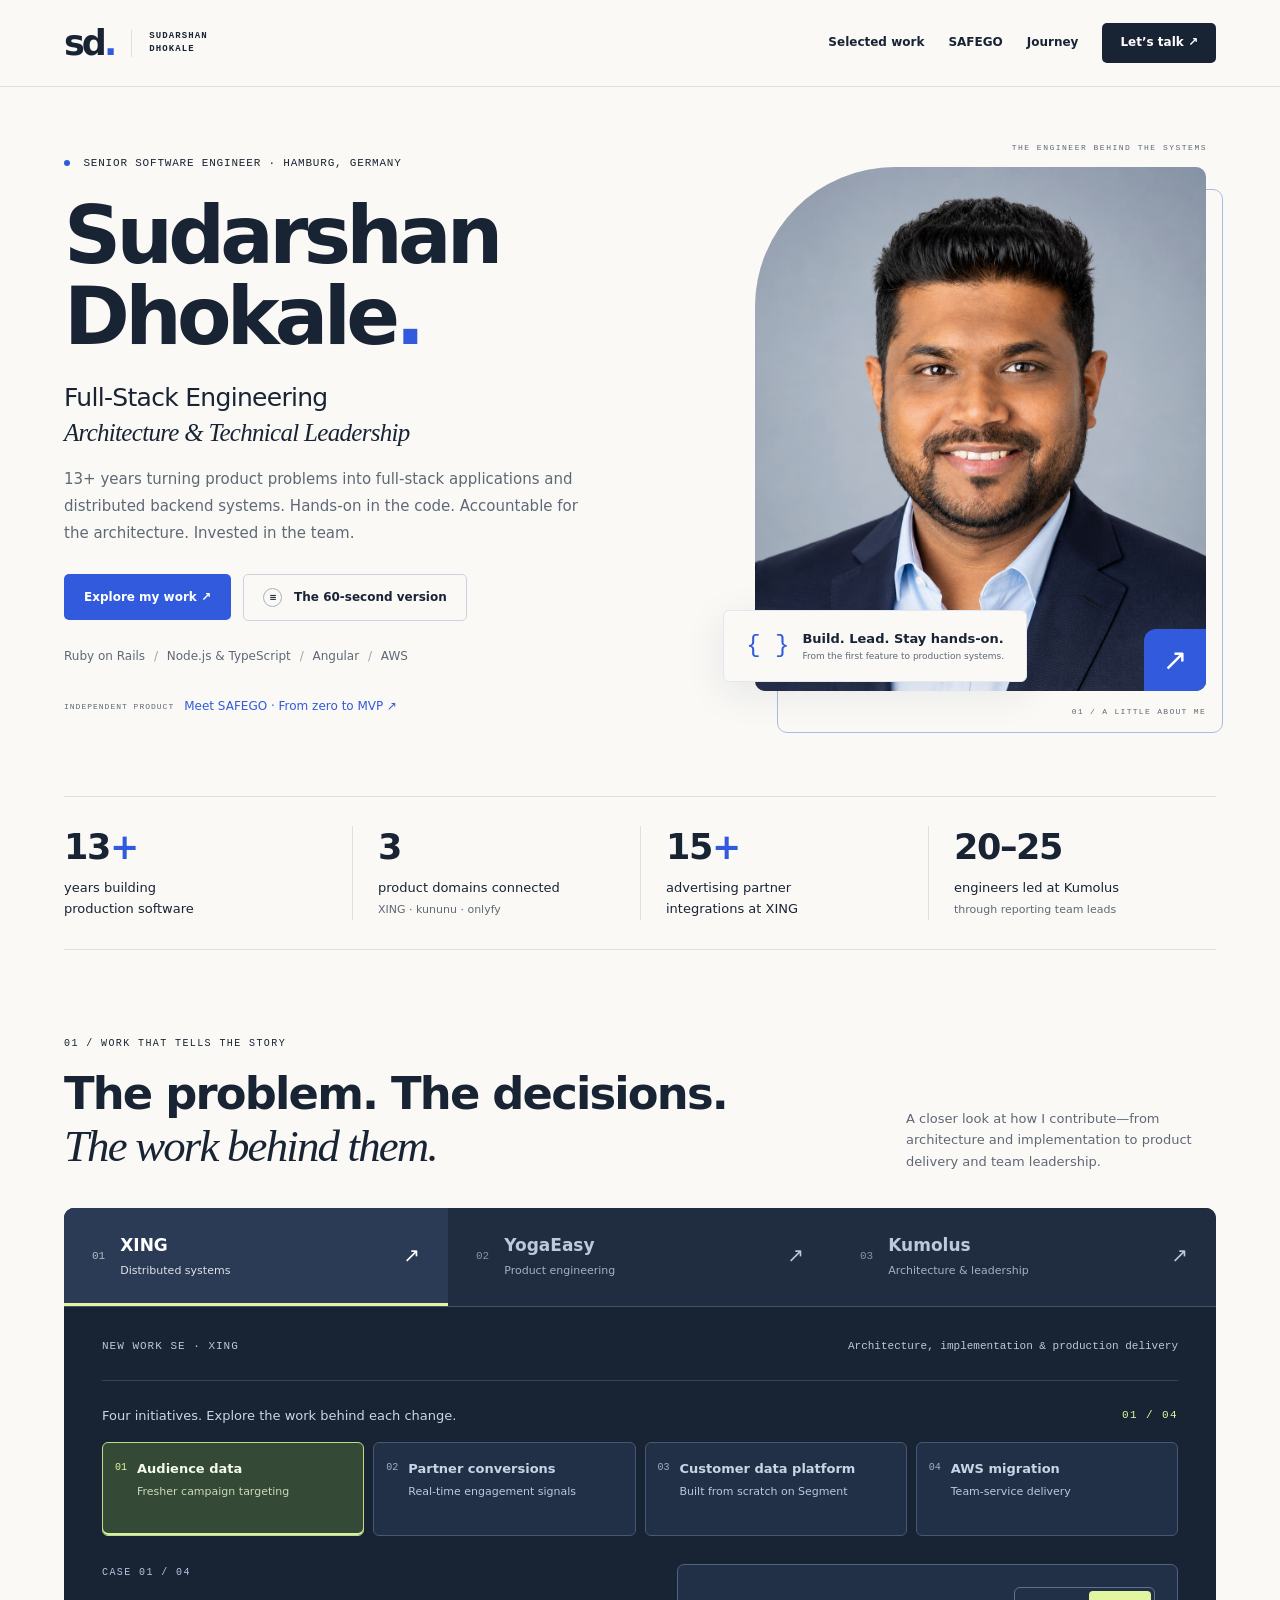
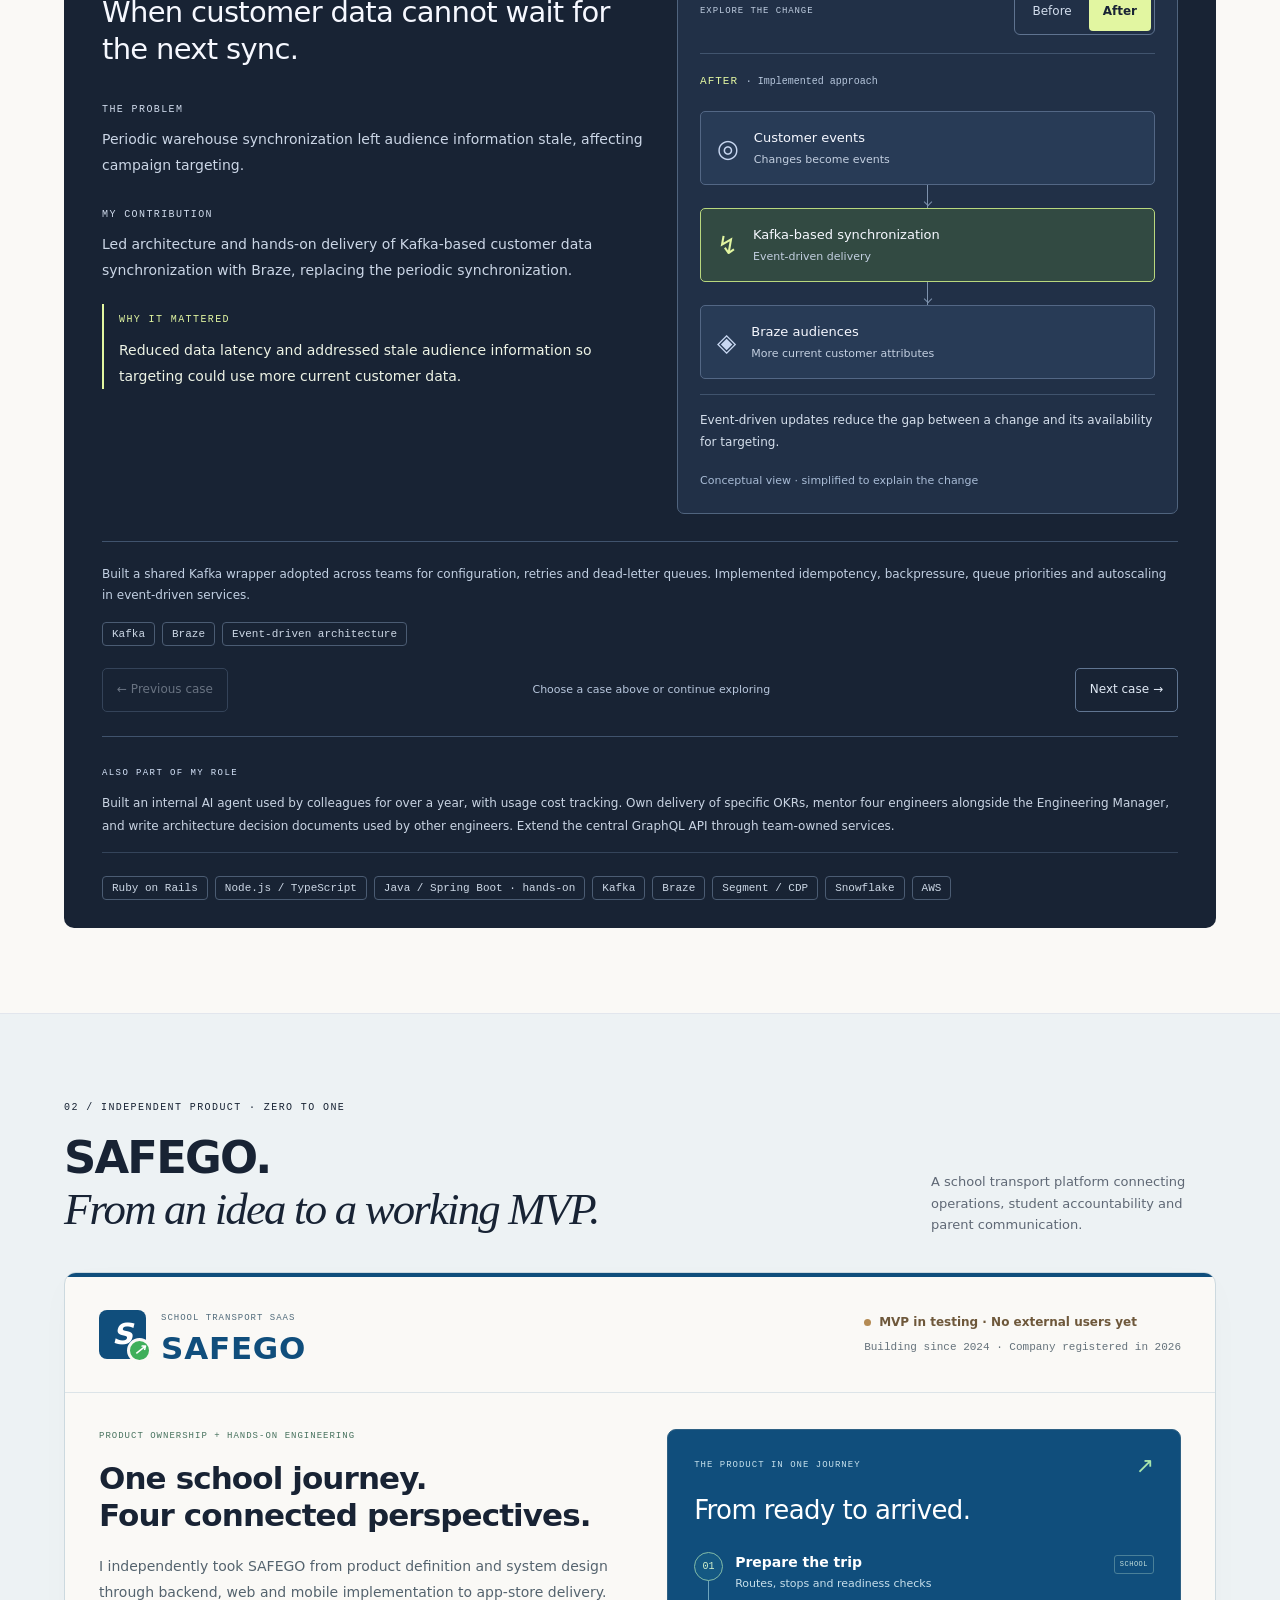
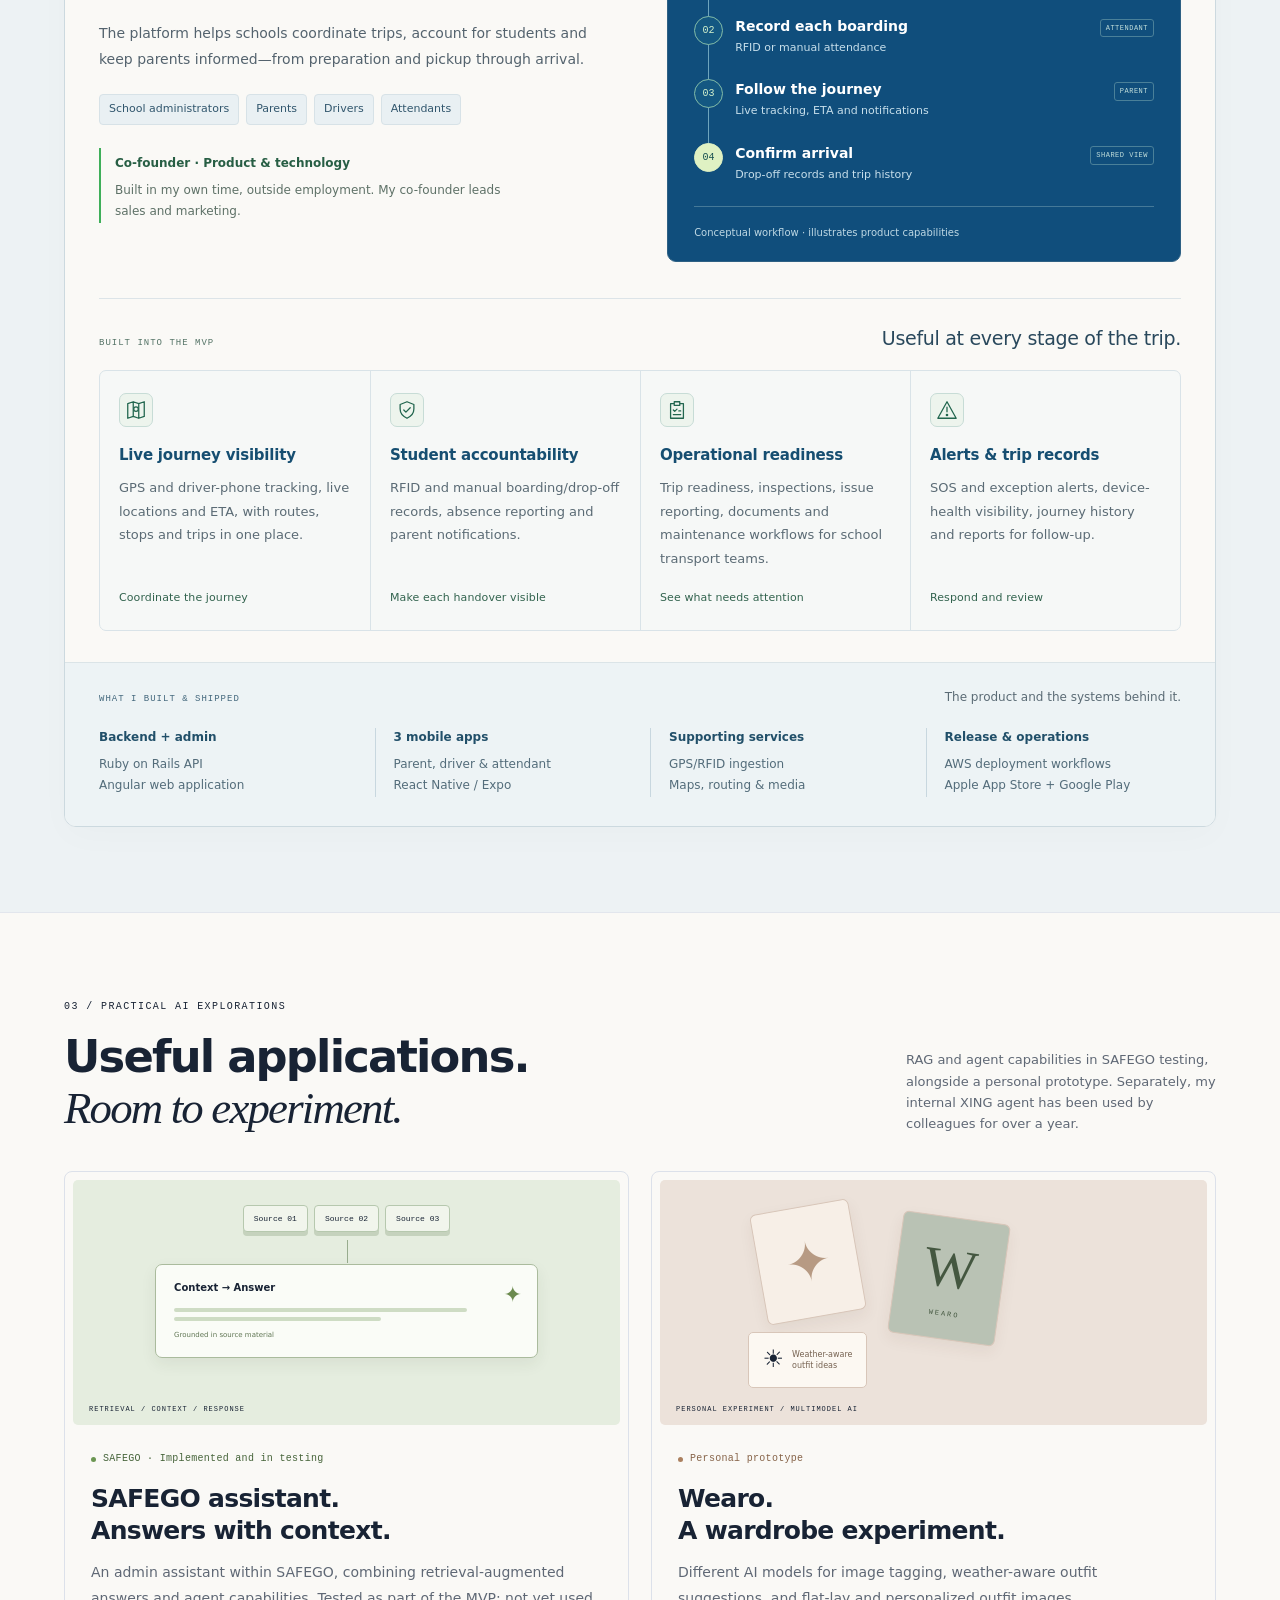
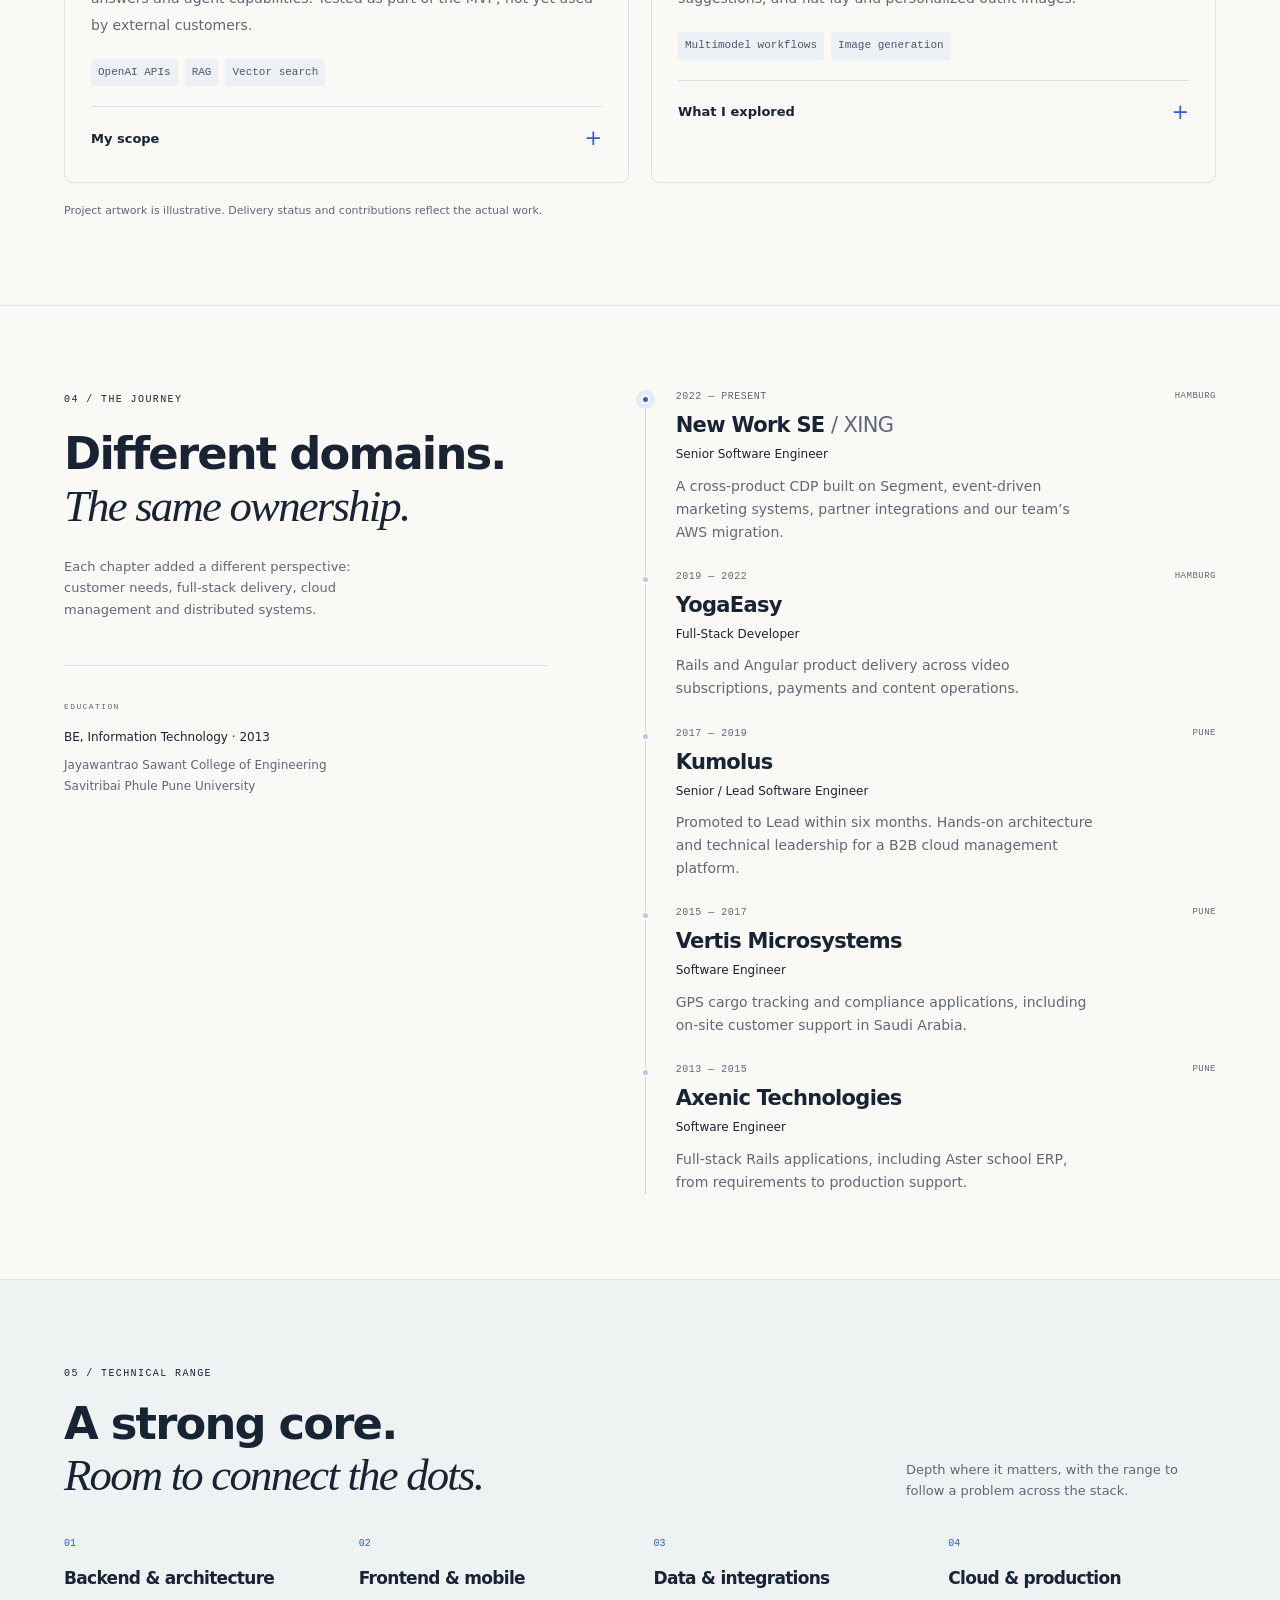
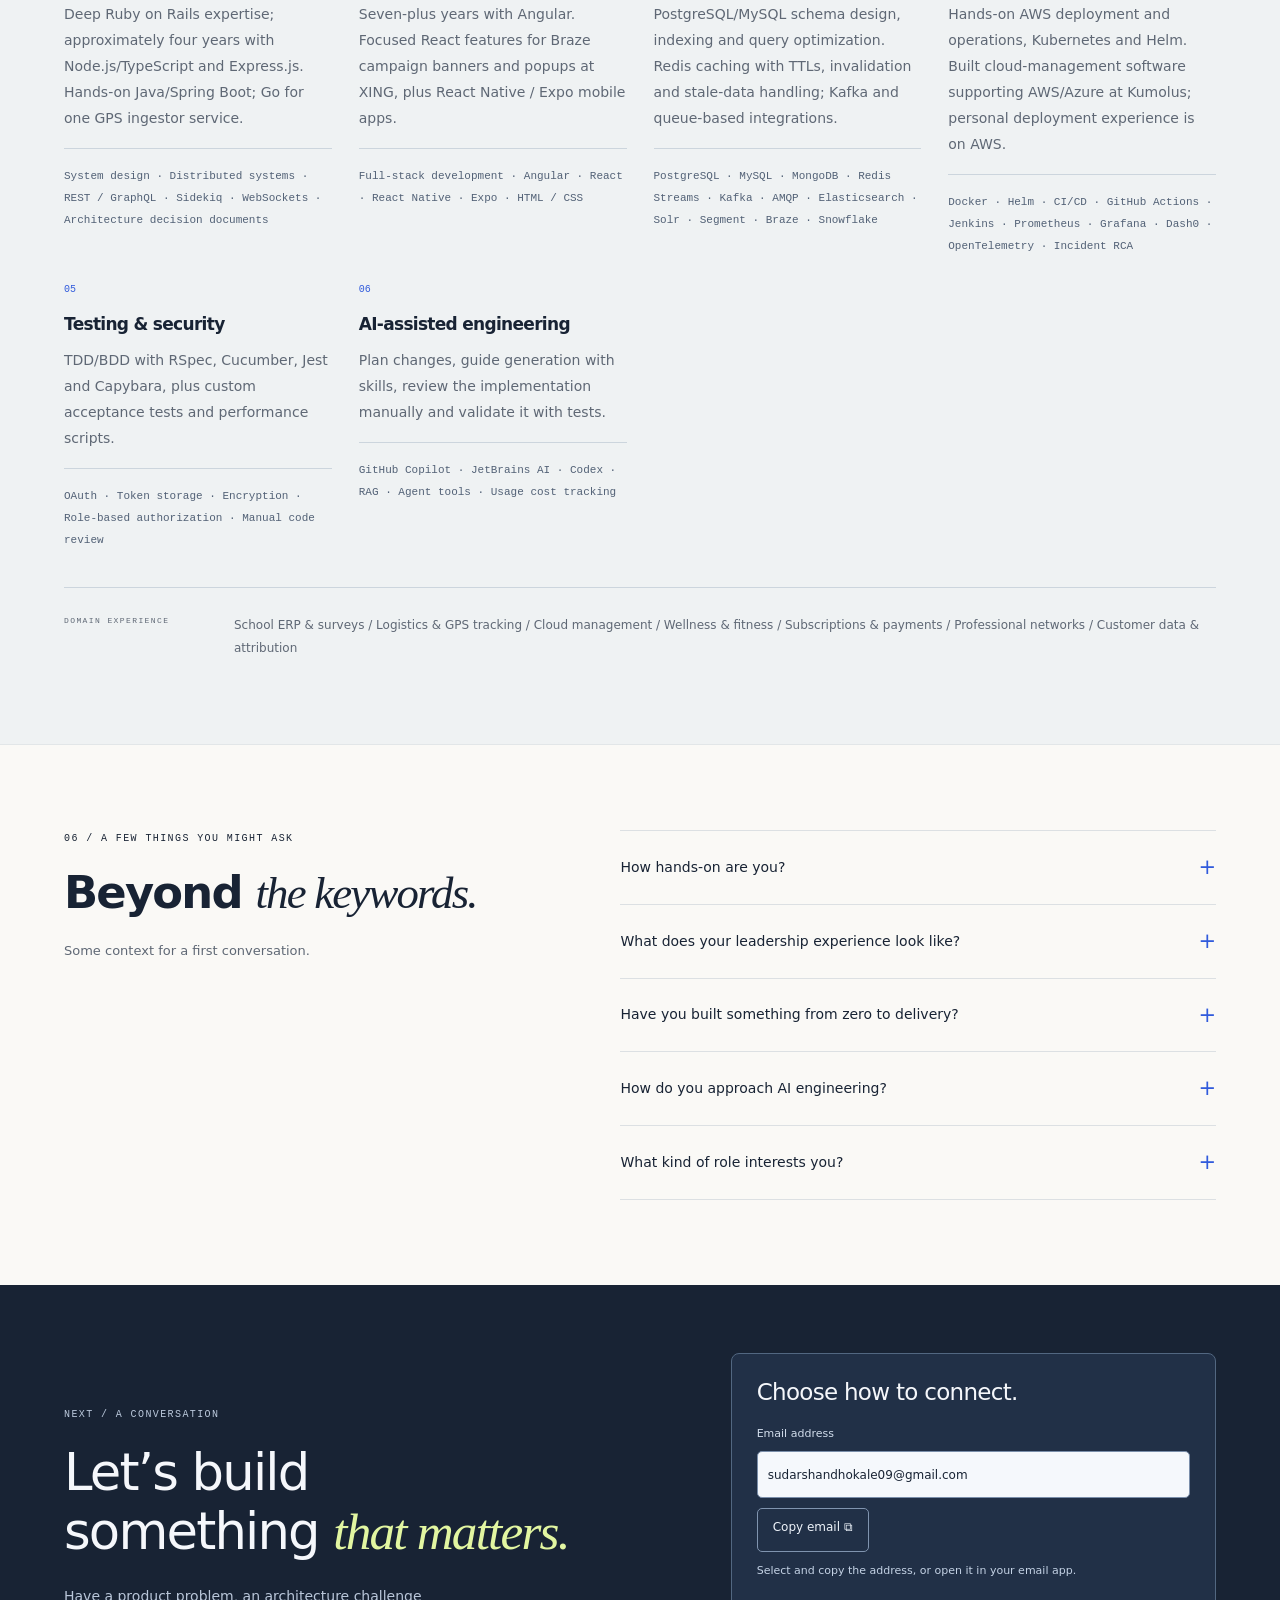
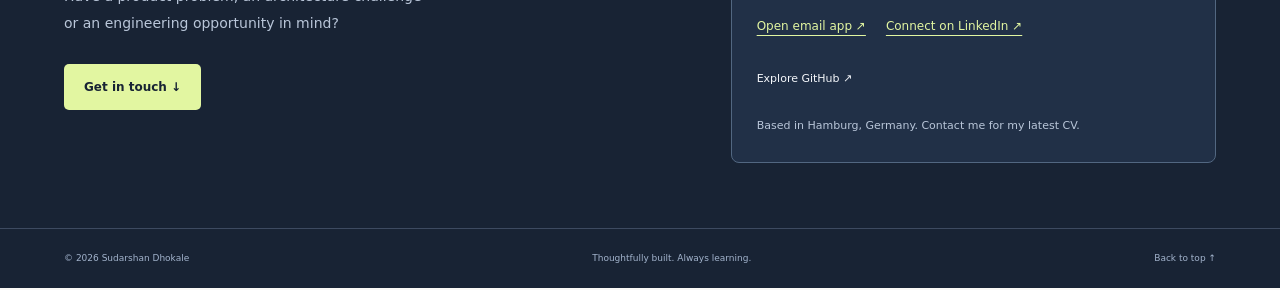
<file: index.html>
<!doctype html>
<html lang="en">
<head>
<meta charset="utf-8"><meta name="viewport" content="width=device-width, initial-scale=1"><meta name="theme-color" content="#182334">
<title>Sudarshan Dhokale | Software Engineer &amp; Product Builder</title>
<meta name="description" content="Senior Software Engineer building full-stack products and distributed systems since 2013. Architecture, technical leadership and zero-to-one product delivery.">
<meta property="og:title" content="Sudarshan Dhokale — Full-Stack Engineering, Architecture &amp; Technical Leadership"><meta property="og:description" content="Hands-on engineering since 2013. Explore architecture, product delivery and technical leadership through selected work."><meta property="og:type" content="website">
<link rel="icon" href="assets/favicon.svg" type="image/svg+xml"><link rel="stylesheet" href="styles.css"><script src="app.js" defer></script>
</head><body>
<a class="skip" href="#main">Skip to content</a><div class="reading-progress" aria-hidden="true"><span id="progress"></span></div>
<header class="site-header"><nav class="wrap nav" aria-label="Main navigation"><a href="#home" class="brand" aria-label="Sudarshan Dhokale, home">sd<span>.</span><span class="brand-label">SUDARSHAN<br>DHOKALE</span></a><div class="nav-links"><details class="mobile-nav"><summary>Menu <span aria-hidden="true">+</span></summary><div class="mobile-nav-panel"><a href="#work">Selected work</a><a href="#safego">SAFEGO · Zero to one</a><a href="#projects">AI projects</a><a href="#journey">Experience</a><a href="#skills">Technical skills</a><a href="#contact">Contact</a></div></details><a href="#work">Selected work</a><a href="#safego">SAFEGO</a><a href="#journey">Journey</a><a href="#contact" class="nav-cta">Let’s talk ↗</a></div></nav></header>
<main id="main">
<section class="hero wrap" id="home" aria-labelledby="hero-title"><div class="hero-copy"><p class="eyebrow"><span class="status-dot"></span> SENIOR SOFTWARE ENGINEER · HAMBURG, GERMANY</p><h1 id="hero-title">Sudarshan<br>Dhokale<span class="blue">.</span></h1><p class="hero-statement">Full-Stack Engineering<br><span>Architecture &amp; Technical Leadership</span></p><p class="hero-description"><span data-experience-years>13</span>+ years turning product problems into full-stack applications and distributed backend systems. Hands-on in the code. Accountable for the architecture. Invested in the team.</p><div class="actions"><a class="button primary" href="#work">Explore my work ↗</a><button class="button secondary js-only" id="open-intro"><span class="play-icon" aria-hidden="true">≡</span> The 60-second version</button></div><p class="hero-stack">Ruby on Rails <span>/</span> Node.js &amp; TypeScript <span>/</span> Angular <span>/</span> AWS</p><a class="hero-project-link" href="#safego"><span>INDEPENDENT PRODUCT</span> Meet SAFEGO · From zero to MVP ↗</a></div><div class="hero-visual"><span class="portrait-coordinate" aria-hidden="true">THE ENGINEER BEHIND THE SYSTEMS</span><div class="portrait-frame"><img src="assets/sudarshan-dhokale.png" alt="Portrait of Sudarshan Dhokale" width="1254" height="1254" fetchpriority="high"><span class="portrait-corner" aria-hidden="true">↗</span></div><div class="portrait-note"><span class="note-mark" aria-hidden="true">{ }</span><div><strong>Build. Lead. Stay hands-on.</strong><span>From the first feature to production systems.</span></div></div><span class="photo-index" aria-hidden="true">01 / A LITTLE ABOUT ME</span></div></section>
<section class="proof wrap" aria-label="Career highlights"><div><strong><span class="experience-number" data-experience-years>13</span><span>+</span></strong><p>years building<br>production software</p></div><div><strong>3</strong><p>product domains connected<br><span>XING · kununu · onlyfy</span></p></div><div><strong>15<span>+</span></strong><p>advertising partner<br>integrations at XING</p></div><div><strong>20–25</strong><p>engineers led at Kumolus<br><span>through reporting team leads</span></p></div></section>
<section class="section wrap" id="work" aria-labelledby="work-title"><div class="section-heading"><div><p class="eyebrow">01 / WORK THAT TELLS THE STORY</p><h2 id="work-title">The problem. The decisions.<br><span class="serif">The work behind them.</span></h2></div><p>A closer look at how I contribute—from architecture and implementation to product delivery and team leadership.</p></div>
<div class="case-explorer"><div class="case-tabs" role="tablist" aria-label="Explore selected professional work"><button id="tab-xing" role="tab" aria-selected="true" aria-controls="case-xing" data-case="xing"><span>01</span><span class="tab-label">XING<small>Distributed systems</small></span><span class="tab-arrow" aria-hidden="true">↗</span></button><button id="tab-yoga" role="tab" aria-selected="false" aria-controls="case-yoga" tabindex="-1" data-case="yoga"><span>02</span><span class="tab-label">YogaEasy<small>Product engineering</small></span><span class="tab-arrow" aria-hidden="true">↗</span></button><button id="tab-kumolus" role="tab" aria-selected="false" aria-controls="case-kumolus" tabindex="-1" data-case="kumolus"><span>03</span><span class="tab-label">Kumolus<small>Architecture &amp; leadership</small></span><span class="tab-arrow" aria-hidden="true">↗</span></button></div>
<article class="case-panel" id="case-xing" role="tabpanel" aria-labelledby="tab-xing" tabindex="0">
<div class="case-topline"><span>NEW WORK SE · XING</span><span>Architecture, implementation &amp; production delivery</span></div>
<div class="xing-explorer-heading"><p>Four initiatives. Explore the work behind each change.</p><span id="xing-case-count" class="micro-label" aria-live="polite">01 / 04</span></div>
<div class="xing-case-selector js-only" role="tablist" aria-label="Choose a XING case"><button id="xing-tab-audience" role="tab" aria-selected="true" aria-controls="xing-story-audience" tabindex="0" data-xing-case="audience"><span class="xing-choice-index">01</span><span><strong>Audience data</strong><small>Fresher campaign targeting</small></span></button><button id="xing-tab-conversions" role="tab" aria-selected="false" aria-controls="xing-story-conversions" tabindex="-1" data-xing-case="conversions"><span class="xing-choice-index">02</span><span><strong>Partner conversions</strong><small>Real-time engagement signals</small></span></button><button id="xing-tab-cdp" role="tab" aria-selected="false" aria-controls="xing-story-cdp" tabindex="-1" data-xing-case="cdp"><span class="xing-choice-index">03</span><span><strong>Customer data platform</strong><small>Built from scratch on Segment</small></span></button><button id="xing-tab-aws" role="tab" aria-selected="false" aria-controls="xing-story-aws" tabindex="-1" data-xing-case="aws"><span class="xing-choice-index">04</span><span><strong>AWS migration</strong><small>Team-service delivery</small></span></button></div>
<article class="xing-scenario" id="xing-story-audience" role="tabpanel" aria-labelledby="xing-tab-audience" tabindex="0" data-xing-panel="audience">
 <div class="xing-scenario-grid"><div class="xing-narrative"><p class="micro-label">CASE 01 / 04</p><h4>When customer data cannot wait for the next sync.</h4><div class="story-part"><span class="micro-label">THE PROBLEM</span><p>Periodic warehouse synchronization left audience information stale, affecting campaign targeting.</p></div><div class="story-part"><span class="micro-label">MY CONTRIBUTION</span><p>Led architecture and hands-on delivery of Kafka-based customer data synchronization with Braze, replacing the periodic synchronization.</p></div><div class="story-part outcome"><span class="micro-label">WHY IT MATTERED</span><p>Reduced data latency and addressed stale audience information so targeting could use more current customer data.</p></div></div>
 <div class="xing-comparison"><div class="comparison-top"><span class="micro-label">EXPLORE THE CHANGE</span><div class="phase-buttons js-only" role="group" aria-label="Before and after: Audience data"><button type="button" data-xing-view="before" aria-pressed="false" aria-controls="xing-audience-before">Before</button><button type="button" data-xing-view="after" aria-pressed="true" aria-controls="xing-audience-after">After</button></div></div><div class="phase-views" aria-live="polite" aria-atomic="true"><div id="xing-audience-before" class="xing-phase before" data-phase="before" hidden><p class="phase-label">BEFORE <span>· Initial situation</span></p><div class="flow before"><div class="flow-node"><span class="node-symbol" aria-hidden="true">◎</span><div><strong>Warehouse</strong><span>Stored customer attributes</span></div></div><span class="flow-connector" aria-hidden="true"></span><div class="flow-node accent-node"><span class="node-symbol" aria-hidden="true">↯</span><div><strong>Periodic synchronization</strong><span>Updates wait for the next run</span></div></div><span class="flow-connector" aria-hidden="true"></span><div class="flow-node"><span class="node-symbol" aria-hidden="true">◈</span><div><strong>Braze audiences</strong><span>Targeting inputs can become stale</span></div></div></div><p class="phase-summary">Audience freshness depended on periodic warehouse synchronization.</p></div><div id="xing-audience-after" class="xing-phase after" data-phase="after"><p class="phase-label">AFTER <span>· Implemented approach</span></p><div class="flow after"><div class="flow-node"><span class="node-symbol" aria-hidden="true">◎</span><div><strong>Customer events</strong><span>Changes become events</span></div></div><span class="flow-connector" aria-hidden="true"></span><div class="flow-node accent-node"><span class="node-symbol" aria-hidden="true">↯</span><div><strong>Kafka-based synchronization</strong><span>Event-driven delivery</span></div></div><span class="flow-connector" aria-hidden="true"></span><div class="flow-node"><span class="node-symbol" aria-hidden="true">◈</span><div><strong>Braze audiences</strong><span>More current customer attributes</span></div></div></div><p class="phase-summary">Event-driven updates reduce the gap between a change and its availability for targeting.</p></div></div><p class="comparison-caption">Conceptual view · simplified to explain the change</p></div></div>
 <div class="xing-story-footer"><p>Built a shared Kafka wrapper adopted across teams for configuration, retries and dead-letter queues. Implemented idempotency, backpressure, queue priorities and autoscaling in event-driven services.</p><div class="dark-tags"><span>Kafka</span><span>Braze</span><span>Event-driven architecture</span></div></div>
 </article><article class="xing-scenario" id="xing-story-conversions" role="tabpanel" aria-labelledby="xing-tab-conversions" tabindex="0" data-xing-panel="conversions" hidden>
 <div class="xing-scenario-grid"><div class="xing-narrative"><p class="micro-label">CASE 02 / 04</p><h4>Getting engagement and conversion signals to partners in real time.</h4><div class="story-part"><span class="micro-label">THE PROBLEM</span><p>Campaign measurement depends on engagement and conversion signals reaching advertising partners promptly. Delayed delivery slows that feedback.</p></div><div class="story-part"><span class="micro-label">MY CONTRIBUTION</span><p>Built Node.js/TypeScript and Express.js services for event-driven tracking and conversion delivery across 15+ advertising partner integrations.</p></div><div class="story-part outcome"><span class="micro-label">WHY IT MATTERED</span><p>Supported timely campaign measurement and attribution with more current engagement and conversion signals.</p></div></div>
 <div class="xing-comparison"><div class="comparison-top"><span class="micro-label">EXPLORE THE CHANGE</span><div class="phase-buttons js-only" role="group" aria-label="Before and after: Partner conversions"><button type="button" data-xing-view="before" aria-pressed="false" aria-controls="xing-conversions-before">Before</button><button type="button" data-xing-view="after" aria-pressed="true" aria-controls="xing-conversions-after">After</button></div></div><div class="phase-views" aria-live="polite" aria-atomic="true"><div id="xing-conversions-before" class="xing-phase before" data-phase="before" hidden><p class="phase-label">BEFORE <span>· Initial situation</span></p><div class="flow before"><div class="flow-node"><span class="node-symbol" aria-hidden="true">◎</span><div><strong>User engagement</strong><span>Activity and conversion signals</span></div></div><span class="flow-connector" aria-hidden="true"></span><div class="flow-node accent-node"><span class="node-symbol" aria-hidden="true">↯</span><div><strong>Delayed delivery</strong><span>Signals take longer to reach partners</span></div></div><span class="flow-connector" aria-hidden="true"></span><div class="flow-node"><span class="node-symbol" aria-hidden="true">◈</span><div><strong>Partner measurement</strong><span>Campaign feedback arrives later</span></div></div></div><p class="phase-summary">Delayed signal delivery limited how current campaign feedback could be.</p></div><div id="xing-conversions-after" class="xing-phase after" data-phase="after"><p class="phase-label">AFTER <span>· Implemented approach</span></p><div class="flow after"><div class="flow-node"><span class="node-symbol" aria-hidden="true">◎</span><div><strong>Engagement &amp; conversions</strong><span>Events from user activity</span></div></div><span class="flow-connector" aria-hidden="true"></span><div class="flow-node accent-node"><span class="node-symbol" aria-hidden="true">↯</span><div><strong>Event-driven services</strong><span>Real-time tracking and delivery</span></div></div><span class="flow-connector" aria-hidden="true"></span><div class="flow-node"><span class="node-symbol" aria-hidden="true">◈</span><div><strong>Advertising partners</strong><span>Timely signals for measurement</span></div></div></div><p class="phase-summary">Event-driven delivery connects user engagement to partner measurement more promptly.</p></div></div><p class="comparison-caption">Conceptual view · simplified to explain the change</p></div></div>
 <div class="xing-story-footer"><p>Integrations included Meta, LinkedIn, Google, Bing and X/Twitter. Work covered activity tracking, performance marketing, attribution and conversion delivery.</p><div class="dark-tags"><span>15+ partner integrations</span><span>Tracking &amp; attribution</span><span>Real-time services</span></div></div>
 </article><article class="xing-scenario" id="xing-story-cdp" role="tabpanel" aria-labelledby="xing-tab-cdp" tabindex="0" data-xing-panel="cdp" hidden>
 <div class="xing-scenario-grid"><div class="xing-narrative"><p class="micro-label">CASE 03 / 04</p><h4>A shared CDP, built from scratch.</h4><div class="story-part"><span class="micro-label">THE PROBLEM</span><p>Customer data sat across XING, kununu and onlyfy. Teams needed a shared platform to exchange data and target customers across these product domains.</p></div><div class="story-part"><span class="micro-label">MY CONTRIBUTION</span><p>Led the architecture and hands-on build of a new customer data platform using Segment, integrating real-time customer data from XING, kununu and onlyfy.</p></div><div class="story-part outcome"><span class="micro-label">WHY IT MATTERED</span><p>Enabled cross-product data exchange and audience targeting, giving teams shared customer context for segmentation and lifecycle communication.</p></div></div>
 <div class="xing-comparison"><div class="comparison-top"><span class="micro-label">EXPLORE THE CHANGE</span><div class="phase-buttons js-only" role="group" aria-label="Before and after: Customer data platform"><button type="button" data-xing-view="before" aria-pressed="false" aria-controls="xing-cdp-before">Before</button><button type="button" data-xing-view="after" aria-pressed="true" aria-controls="xing-cdp-after">After</button></div></div><div class="phase-views" aria-live="polite" aria-atomic="true"><div id="xing-cdp-before" class="xing-phase before" data-phase="before" hidden><p class="phase-label">BEFORE <span>· Initial situation</span></p><div class="flow before"><div class="flow-node"><span class="node-symbol" aria-hidden="true">◎</span><div><strong>XING · kununu · onlyfy</strong><span>Customer data in separate product domains</span></div></div><span class="flow-connector" aria-hidden="true"></span><div class="flow-node accent-node"><span class="node-symbol" aria-hidden="true">↯</span><div><strong>Separate product sources</strong><span>No common customer-data integration</span></div></div><span class="flow-connector" aria-hidden="true"></span><div class="flow-node"><span class="node-symbol" aria-hidden="true">◈</span><div><strong>Cross-product targeting</strong><span>Shared customer context needed</span></div></div></div><p class="phase-summary">Customer data was distributed across three product domains; a shared CDP had to be built.</p></div><div id="xing-cdp-after" class="xing-phase after" data-phase="after"><p class="phase-label">AFTER <span>· Implemented approach</span></p><div class="flow after"><div class="flow-node"><span class="node-symbol" aria-hidden="true">◎</span><div><strong>XING · kununu · onlyfy</strong><span>Real-time customer data from each product</span></div></div><span class="flow-connector" aria-hidden="true"></span><div class="flow-node accent-node"><span class="node-symbol" aria-hidden="true">↯</span><div><strong>Segment</strong><span>A shared customer data platform</span></div></div><span class="flow-connector" aria-hidden="true"></span><div class="flow-node"><span class="node-symbol" aria-hidden="true">◈</span><div><strong>Cross-product activation</strong><span>Data exchange, segmentation &amp; targeting</span></div></div></div><p class="phase-summary">A new Segment integration brings the three domains together for customer-data exchange and targeting.</p></div></div><p class="comparison-caption">Conceptual view · simplified to explain the change</p></div></div>
 <div class="xing-story-footer"><p>Owned architecture and implementation from the ground up, connecting three product domains through one shared platform.</p><div class="dark-tags"><span>Segment</span><span>Zero-to-one CDP</span><span>Real-time integration</span></div></div>
 </article><article class="xing-scenario" id="xing-story-aws" role="tabpanel" aria-labelledby="xing-tab-aws" tabindex="0" data-xing-panel="aws" hidden>
 <div class="xing-scenario-grid"><div class="xing-narrative"><p class="micro-label">CASE 04 / 04</p><h4>Moving our team’s services from on-premise infrastructure to AWS.</h4><div class="story-part"><span class="micro-label">THE PROBLEM</span><p>Existing team services needed to move from their on-premise environment into AWS, with deployment and operational requirements addressed.</p></div><div class="story-part"><span class="micro-label">MY CONTRIBUTION</span><p>Led the migration of our team’s services, combining technical planning, service changes and application deployment ownership.</p></div><div class="story-part outcome"><span class="micro-label">WHY IT MATTERED</span><p>Delivered the team-service migration into AWS in collaboration with platform teams responsible for shared infrastructure.</p></div></div>
 <div class="xing-comparison"><div class="comparison-top"><span class="micro-label">EXPLORE THE CHANGE</span><div class="phase-buttons js-only" role="group" aria-label="Before and after: AWS migration"><button type="button" data-xing-view="before" aria-pressed="false" aria-controls="xing-aws-before">Before</button><button type="button" data-xing-view="after" aria-pressed="true" aria-controls="xing-aws-after">After</button></div></div><div class="phase-views" aria-live="polite" aria-atomic="true"><div id="xing-aws-before" class="xing-phase before" data-phase="before" hidden><p class="phase-label">BEFORE <span>· Initial situation</span></p><div class="flow before"><div class="flow-node"><span class="node-symbol" aria-hidden="true">◎</span><div><strong>Team services</strong><span>Existing application services</span></div></div><span class="flow-connector" aria-hidden="true"></span><div class="flow-node accent-node"><span class="node-symbol" aria-hidden="true">↯</span><div><strong>On-premise environment</strong><span>Original hosting environment</span></div></div><span class="flow-connector" aria-hidden="true"></span><div class="flow-node"><span class="node-symbol" aria-hidden="true">◈</span><div><strong>Service operations</strong><span>Existing deployment workflows</span></div></div></div><p class="phase-summary">Our team’s services ran in the on-premise environment.</p></div><div id="xing-aws-after" class="xing-phase after" data-phase="after"><p class="phase-label">AFTER <span>· Implemented approach</span></p><div class="flow after"><div class="flow-node"><span class="node-symbol" aria-hidden="true">◎</span><div><strong>Team services</strong><span>Applications prepared for migration</span></div></div><span class="flow-connector" aria-hidden="true"></span><div class="flow-node accent-node"><span class="node-symbol" aria-hidden="true">↯</span><div><strong>AWS environment</strong><span>Services moved to cloud hosting</span></div></div><span class="flow-connector" aria-hidden="true"></span><div class="flow-node"><span class="node-symbol" aria-hidden="true">◈</span><div><strong>Deployment &amp; operations</strong><span>Aligned with platform requirements</span></div></div></div><p class="phase-summary">The team’s services run in AWS, with platform teams supporting the shared infrastructure.</p></div></div><p class="comparison-caption">Conceptual view · simplified to explain the change</p></div></div>
 <div class="xing-story-footer"><p>My scope covered team services and data migration, Dockerfiles and Helm deployment configuration. I also handle incidents and RCA, release-readiness checks, AWS security and cost optimization; platform teams handle shared infrastructure.</p><div class="dark-tags"><span>AWS</span><span>Service migration</span><span>Platform collaboration</span></div></div>
 </article>
<div class="xing-navigation js-only" role="group" aria-label="Browse XING cases"><button type="button" data-xing-step="-1" disabled>← Previous case</button><span>Choose a case above or continue exploring</span><button type="button" data-xing-step="1">Next case →</button></div>
<div class="xing-additional"><span class="micro-label">ALSO PART OF MY ROLE</span><p>Built an internal AI agent used by colleagues for over a year, with usage cost tracking. Own delivery of specific OKRs, mentor four engineers alongside the Engineering Manager, and write architecture decision documents used by other engineers. Extend the central GraphQL API through team-owned services.</p></div>
<div class="case-footer"><div class="dark-tags"><span>Ruby on Rails</span><span>Node.js / TypeScript</span><span>Java / Spring Boot · hands-on</span><span>Kafka</span><span>Braze</span><span>Segment / CDP</span><span>Snowflake</span><span>AWS</span></div></div>
</article>
<article class="case-panel" id="case-yoga" role="tabpanel" aria-labelledby="tab-yoga" tabindex="0" hidden><div class="case-topline"><span>YOGAEASY</span><span>Full-stack product delivery</span></div><div class="case-layout"><div class="case-story"><h3>The engineering behind<br>a paid membership.</h3><div class="story-part"><span class="micro-label">THE PRODUCT</span><p>A subscription video platform for yoga, wellness and fitness, connecting content, memberships and recurring payments.</p></div><div class="story-part"><span class="micro-label">MY CONTRIBUTION</span><p>Built Rails services and Angular features with product, design and support. Led PAYONE payments, subscriptions, invoicing, reconciliation and audit workflows, including retries and idempotency.</p></div><div class="story-part outcome"><span class="micro-label">WHY IT MATTERED</span><p>Supported recurring billing and paid memberships, while simplifying content publishing and customer lifecycle workflows.</p></div></div><div class="case-visual"><span class="micro-label">PRODUCT AREAS I WORKED ACROSS</span><div class="product-grid"><div><b>01</b><strong>Memberships</strong><span>Subscriptions &amp; user flows</span></div><div><b>02</b><strong>Payments</strong><span>PAYONE &amp; recurring billing</span></div><div><b>03</b><strong>Content</strong><span>Rails Admin &amp; publishing</span></div><div><b>04</b><strong>Engagement</strong><span>CRM &amp; lifecycle communication</span></div></div><p class="visual-caption">Connected product responsibilities, from interface to backend</p></div></div><div class="case-footer"><p><strong>Hands-on across the stack:</strong> helped extract subscription functionality from the monolith into a separate service; built CRM and publishing workflows and worked on Solr search and indexing.</p><div class="dark-tags"><span>Ruby on Rails</span><span>Angular</span><span>PAYONE</span><span>Sidekiq</span><span>Solr</span></div></div></article>
<article class="case-panel" id="case-kumolus" role="tabpanel" aria-labelledby="tab-kumolus" tabindex="0" hidden><div class="case-topline"><span>KUMOLUS</span><span>Hands-on technical leadership</span></div><div class="case-layout"><div class="case-story"><h3>Making cloud infrastructure<br>something customers can design.</h3><div class="story-part"><span class="micro-label">THE PRODUCT</span><p>A B2B cloud management platform enabling customers to design, provision and manage their own AWS and Azure infrastructure.</p></div><div class="story-part"><span class="micro-label">MY CONTRIBUTION</span><p>Led Angular interface development for drag-and-drop infrastructure design. Built provisioning and governance components with the team and partnered with the CTO on architecture and priorities.</p></div><div class="story-part outcome"><span class="micro-label">THE LEADERSHIP SCOPE</span><p>Promoted to Lead within six months. Led 20–25 engineers across frontend, backend, QA and DevOps through reporting team leads, while remaining hands-on.</p></div></div><div class="case-visual"><span class="micro-label">FROM VISUAL DESIGN TO CLOUD OPERATIONS</span><div class="cloud-canvas"><div class="cloud-ui"><span aria-hidden="true">▦</span> Angular design interface</div><div class="cloud-branch" aria-hidden="true"></div><div class="cloud-providers"><div>AWS</div><div>Azure</div></div><p>Provisioning · Governance · Operations</p></div><p class="visual-caption">Conceptual product flow · customers design their own infrastructure</p></div></div><div class="case-footer"><p><strong>Team contribution:</strong> architecture, sprint planning, milestones and cross-team dependencies; mentoring, hiring, onboarding and performance reviews. Built resource-provisioning and lifecycle-orchestration components.</p><div class="dark-tags"><span>Rails</span><span>Angular</span><span>AWS / Azure</span><span>MongoDB</span><span>MySQL</span><span>Redis</span></div></div></article></div><noscript><p>JavaScript is off. All work stories are shown.</p><style>.case-panel[hidden],.xing-scenario[hidden],.xing-phase[hidden]{display:block!important}.case-tabs{display:none}</style></noscript>
</section>
<section class="section safego-section sfg-section" id="safego" aria-labelledby="safego-title"><div class="wrap">
  <div class="section-heading"><div><p class="eyebrow">02 / INDEPENDENT PRODUCT · ZERO TO ONE</p><h2 id="safego-title">SAFEGO.<br><span class="serif">From an idea to a working MVP.</span></h2></div><p>A school transport platform connecting operations, student accountability and parent communication.</p></div>
  <article class="sfg-showcase" aria-labelledby="sfg-product-title">
    <header class="sfg-header">
      <div class="sfg-brand"><span class="sfg-brand-symbol" aria-hidden="true">S<span>↗</span></span><div><span class="micro-label">SCHOOL TRANSPORT SAAS</span><h3 id="sfg-product-title">SAFEGO</h3></div></div>
      <div class="sfg-status"><span><i aria-hidden="true"></i> MVP in testing · No external users yet</span><p>Building since 2024 · Company registered in 2026</p></div>
    </header>
    <div class="sfg-hero">
      <div class="sfg-story">
        <p class="micro-label">PRODUCT OWNERSHIP + HANDS-ON ENGINEERING</p>
        <h4>One school journey.<br>Four connected perspectives.</h4>
        <p>I independently took SAFEGO from product definition and system design through backend, web and mobile implementation to app-store delivery.</p>
        <p>The platform helps schools coordinate trips, account for students and keep parents informed—from preparation and pickup through arrival.</p>
        <div class="sfg-audiences" aria-label="Product users"><span>School administrators</span><span>Parents</span><span>Drivers</span><span>Attendants</span></div>
        <div class="sfg-ownership"><strong>Co-founder · Product &amp; technology</strong><p>Built in my own time, outside employment. My co-founder leads sales and marketing.</p></div>
      </div>
      <figure class="sfg-journey" aria-labelledby="sfg-journey-title">
        <div class="sfg-journey-heading"><span class="micro-label">THE PRODUCT IN ONE JOURNEY</span><span class="sfg-journey-icon" aria-hidden="true">↗</span></div>
        <h4 id="sfg-journey-title">From ready to arrived.</h4>
        <ol class="sfg-journey-steps">
          <li><span class="sfg-step-marker" aria-hidden="true">01</span><div><strong>Prepare the trip</strong><p>Routes, stops and readiness checks</p></div><span class="sfg-step-role">SCHOOL</span></li>
          <li><span class="sfg-step-marker" aria-hidden="true">02</span><div><strong>Record each boarding</strong><p>RFID or manual attendance</p></div><span class="sfg-step-role">ATTENDANT</span></li>
          <li><span class="sfg-step-marker" aria-hidden="true">03</span><div><strong>Follow the journey</strong><p>Live tracking, ETA and notifications</p></div><span class="sfg-step-role">PARENT</span></li>
          <li><span class="sfg-step-marker" aria-hidden="true">04</span><div><strong>Confirm arrival</strong><p>Drop-off records and trip history</p></div><span class="sfg-step-role">SHARED VIEW</span></li>
        </ol>
        <figcaption>Conceptual workflow · illustrates product capabilities</figcaption>
      </figure>
    </div>
    <div class="sfg-capabilities">
      <div class="sfg-subheading"><p class="micro-label">BUILT INTO THE MVP</p><h4>Useful at every stage of the trip.</h4></div>
      <div class="sfg-feature-grid">
        <section class="sfg-feature-item" aria-labelledby="sfg-visibility"><span class="sfg-feature-icon" aria-hidden="true"><svg viewBox="0 0 24 24" fill="none"><path d="m3 5 6-2 6 2 6-2v16l-6 2-6-2-6 2V5Z M9 3v16 M15 5v16"/><circle cx="12" cy="11" r="2.5"/></svg></span><h5 id="sfg-visibility">Live journey visibility</h5><p>GPS and driver-phone tracking, live locations and ETA, with routes, stops and trips in one place.</p><span class="sfg-feature-purpose">Coordinate the journey</span></section>
        <section class="sfg-feature-item" aria-labelledby="sfg-accountability"><span class="sfg-feature-icon" aria-hidden="true"><svg viewBox="0 0 24 24" fill="none"><path d="M12 3 4.5 6v5c0 4.6 3.2 8 7.5 10 4.3-2 7.5-5.4 7.5-10V6L12 3Z m-3.5 9 2.3 2.3 4.7-4.7"/></svg></span><h5 id="sfg-accountability">Student accountability</h5><p>RFID and manual boarding/drop-off records, absence reporting and parent notifications.</p><span class="sfg-feature-purpose">Make each handover visible</span></section>
        <section class="sfg-feature-item" aria-labelledby="sfg-readiness"><span class="sfg-feature-icon" aria-hidden="true"><svg viewBox="0 0 24 24" fill="none"><path d="M9 5H5v16h14V5h-4 M9 3h6v4H9V3Z m-1 9 1.5 1.5L12 11 m2 2h2 m-8 4h8"/></svg></span><h5 id="sfg-readiness">Operational readiness</h5><p>Trip readiness, inspections, issue reporting, documents and maintenance workflows for school transport teams.</p><span class="sfg-feature-purpose">See what needs attention</span></section>
        <section class="sfg-feature-item" aria-labelledby="sfg-response"><span class="sfg-feature-icon" aria-hidden="true"><svg viewBox="0 0 24 24" fill="none"><path d="M12 3 2 21h20L12 3Z M12 9v5"/><circle cx="12" cy="17.5" r=".75"/></svg></span><h5 id="sfg-response">Alerts &amp; trip records</h5><p>SOS and exception alerts, device-health visibility, journey history and reports for follow-up.</p><span class="sfg-feature-purpose">Respond and review</span></section>
      </div>
    </div>
    <footer class="sfg-delivery">
      <div class="sfg-delivery-title"><span class="micro-label">WHAT I BUILT &amp; SHIPPED</span><p>The product and the systems behind it.</p></div>
      <dl class="sfg-delivery-grid"><div><dt>Backend + admin</dt><dd>Ruby on Rails API<br>Angular web application</dd></div><div><dt>3 mobile apps</dt><dd>Parent, driver &amp; attendant<br>React Native / Expo</dd></div><div><dt>Supporting services</dt><dd>GPS/RFID ingestion<br>Maps, routing &amp; media</dd></div><div><dt>Release &amp; operations</dt><dd>AWS deployment workflows<br>Apple App Store + Google Play</dd></div></dl>
    </footer>
  </article>
</div></section>
<section class="section project-section" id="projects" aria-labelledby="projects-title"><div class="wrap"><div class="section-heading"><div><p class="eyebrow">03 / PRACTICAL AI EXPLORATIONS</p><h2 id="projects-title">Useful applications.<br><span class="serif">Room to experiment.</span></h2></div><p>RAG and agent capabilities in SAFEGO testing, alongside a personal prototype. Separately, my internal XING agent has been used by colleagues for over a year.</p></div><div class="project-grid">
<article class="project-card" data-category="testing ai"><div class="project-art rag-art" aria-hidden="true"><div class="rag-sources"><span>Source 01</span><span>Source 02</span><span>Source 03</span></div><span class="rag-line"></span><div class="rag-answer"><span class="answer-spark">✦</span><strong>Context → Answer</strong><div></div><div></div><small>Grounded in source material</small></div><span class="art-caption">RETRIEVAL / CONTEXT / RESPONSE</span></div><div class="project-body"><span class="project-status"><i></i> SAFEGO · Implemented and in testing</span><h3>SAFEGO assistant.<br>Answers with context.</h3><p>An admin assistant within SAFEGO, combining retrieval-augmented answers and agent capabilities. Tested as part of the MVP; not yet used by external customers.</p><div class="tags"><span>OpenAI APIs</span><span>RAG</span><span>Vector search</span></div><details><summary>My scope <span aria-hidden="true">+</span></summary><p>Implemented and tested RAG and agent tools within SAFEGO, including AI usage cost tracking. This is separate from the internal agent used by XING colleagues.</p></details></div></article>
<article class="project-card" data-category="ai"><div class="project-art wearo-art" aria-hidden="true"><div class="wardrobe-tile shirt">✦</div><div class="wardrobe-tile outfit">W<span>WEARO</span></div><div class="weather-note">☀<span>Weather-aware<br>outfit ideas</span></div><span class="art-caption">PERSONAL EXPERIMENT / MULTIMODEL AI</span></div><div class="project-body"><span class="project-status prototype"><i></i> Personal prototype</span><h3>Wearo.<br>A wardrobe experiment.</h3><p>Different AI models for image tagging, weather-aware outfit suggestions, and flat-lay and personalized outfit images.</p><div class="tags"><span>Multimodel workflows</span><span>Image generation</span></div><details><summary>What I explored <span aria-hidden="true">+</span></summary><p>Coordinating models for different tasks: understanding wardrobe images, incorporating user preferences and weather, and generating outfit visuals. A learning prototype.</p></details></div></article></div><p class="illustration-note">Project artwork is illustrative. Delivery status and contributions reflect the actual work.</p></div></section>
<section class="section wrap journey" id="journey" aria-labelledby="journey-title"><div class="journey-intro"><p class="eyebrow">04 / THE JOURNEY</p><h2 id="journey-title">Different domains.<br><span class="serif">The same ownership.</span></h2><p>Each chapter added a different perspective: customer needs, full-stack delivery, cloud management and distributed systems.</p><div class="education"><span class="micro-label">EDUCATION</span><strong>BE, Information Technology · 2013</strong><p>Jayawantrao Sawant College of Engineering<br>Savitribai Phule Pune University</p></div></div><div class="timeline">
<article><span class="timeline-dot"></span><div class="timeline-date">2022 — PRESENT <span>HAMBURG</span></div><h3>New Work SE <span>/ XING</span></h3><strong>Senior Software Engineer</strong><p>A cross-product CDP built on Segment, event-driven marketing systems, partner integrations and our team’s AWS migration.</p></article>
<article><span class="timeline-dot"></span><div class="timeline-date">2019 — 2022 <span>HAMBURG</span></div><h3>YogaEasy</h3><strong>Full-Stack Developer</strong><p>Rails and Angular product delivery across video subscriptions, payments and content operations.</p></article>
<article><span class="timeline-dot"></span><div class="timeline-date">2017 — 2019 <span>PUNE</span></div><h3>Kumolus</h3><strong>Senior / Lead Software Engineer</strong><p>Promoted to Lead within six months. Hands-on architecture and technical leadership for a B2B cloud management platform.</p></article>
<article><span class="timeline-dot"></span><div class="timeline-date">2015 — 2017 <span>PUNE</span></div><h3>Vertis Microsystems</h3><strong>Software Engineer</strong><p>GPS cargo tracking and compliance applications, including on-site customer support in Saudi Arabia.</p></article>
<article><span class="timeline-dot"></span><div class="timeline-date">2013 — 2015 <span>PUNE</span></div><h3>Axenic Technologies</h3><strong>Software Engineer</strong><p>Full-stack Rails applications, including Aster school ERP, from requirements to production support.</p></article></div></section>
<section class="section skills-section" id="skills" aria-labelledby="skills-title"><div class="wrap"><div class="section-heading"><div><p class="eyebrow">05 / TECHNICAL RANGE</p><h2 id="skills-title">A strong core.<br><span class="serif">Room to connect the dots.</span></h2></div><p>Depth where it matters, with the range to follow a problem across the stack.</p></div><div class="skill-grid">
<article><span class="skill-index">01</span><h3>Backend &amp; architecture</h3><p>Deep Ruby on Rails expertise; approximately four years with Node.js/TypeScript and Express.js. Hands-on Java/Spring Boot; Go for one GPS ingestor service.</p><div class="skill-detail">System design · Distributed systems · REST / GraphQL · Sidekiq · WebSockets · Architecture decision documents</div></article>
<article><span class="skill-index">02</span><h3>Frontend &amp; mobile</h3><p>Seven-plus years with Angular. Focused React features for Braze campaign banners and popups at XING, plus React Native / Expo mobile apps.</p><div class="skill-detail">Full-stack development · Angular · React · React Native · Expo · HTML / CSS</div></article>
<article><span class="skill-index">03</span><h3>Data &amp; integrations</h3><p>PostgreSQL/MySQL schema design, indexing and query optimization. Redis caching with TTLs, invalidation and stale-data handling; Kafka and queue-based integrations.</p><div class="skill-detail">PostgreSQL · MySQL · MongoDB · Redis Streams · Kafka · AMQP · Elasticsearch · Solr · Segment · Braze · Snowflake</div></article>
<article><span class="skill-index">04</span><h3>Cloud &amp; production</h3><p>Hands-on AWS deployment and operations, Kubernetes and Helm. Built cloud-management software supporting AWS/Azure at Kumolus; personal deployment experience is on AWS.</p><div class="skill-detail">Docker · Helm · CI/CD · GitHub Actions · Jenkins · Prometheus · Grafana · Dash0 · OpenTelemetry · Incident RCA</div></article><article><span class="skill-index">05</span><h3>Testing &amp; security</h3><p>TDD/BDD with RSpec, Cucumber, Jest and Capybara, plus custom acceptance tests and performance scripts.</p><div class="skill-detail">OAuth · Token storage · Encryption · Role-based authorization · Manual code review</div></article><article><span class="skill-index">06</span><h3>AI-assisted engineering</h3><p>Plan changes, guide generation with skills, review the implementation manually and validate it with tests.</p><div class="skill-detail">GitHub Copilot · JetBrains AI · Codex · RAG · Agent tools · Usage cost tracking</div></article></div><div class="domain-line"><span class="micro-label">DOMAIN EXPERIENCE</span><p>School ERP &amp; surveys / Logistics &amp; GPS tracking / Cloud management / Wellness &amp; fitness / Subscriptions &amp; payments / Professional networks / Customer data &amp; attribution</p></div></div></section>
<section class="section wrap questions" aria-labelledby="questions-title"><div><p class="eyebrow">06 / A FEW THINGS YOU MIGHT ASK</p><h2 id="questions-title">Beyond <span class="serif">the keywords.</span></h2><p>Some context for a first conversation.</p></div><div class="faq-list"><details><summary>How hands-on are you?<span aria-hidden="true">+</span></summary><p>Implementation remains central to my work. I take problems from product context through system design, backend and frontend development, deployment and production support. Leading architecture and mentoring engineers complement that work.</p></details><details><summary>What does your leadership experience look like?<span aria-hidden="true">+</span></summary><p>At Kumolus, I initially managed 5–8 engineers directly, then led delivery across 20–25 through team leads. At XING, I mentor four engineers alongside the Engineering Manager, own specific OKRs and write architecture decisions used by peers. My shared Kafka library is adopted across teams.</p></details><details><summary>Have you built something from zero to delivery?<span aria-hidden="true">+</span></summary><p>Yes. Independently, I built SAFEGO from zero to MVP across backend, web, mobile and supporting services, with mobile releases on both app stores. SAFEGO’s RAG and agent capabilities are implemented and in testing, without external users yet. In professional roles, I’ve delivered features and systems within collaborative product teams.</p></details><details><summary>How do you approach AI engineering?<span aria-hidden="true">+</span></summary><p>I plan changes before generation and use skills to guide implementation, then manually review changes and validate them with tests. My tools have included GitHub Copilot, JetBrains AI and Codex. Product work includes an internal XING agent used for over a year, SAFEGO RAG and agent capabilities in testing, and the Wearo prototype.</p></details><details><summary>What kind of role interests you?<span aria-hidden="true">+</span></summary><p>Senior, Lead and Staff individual-contributor opportunities that combine hands-on engineering, architecture ownership and technical leadership—building new products or improving established production systems.</p></details></div></section>
<section class="contact" id="contact"><div class="wrap contact-inner"><div><p class="eyebrow">NEXT / A CONVERSATION</p><h2>Let’s build<br>something <span class="serif">that matters.</span></h2><p>Have a product problem, an architecture challenge<br>or an engineering opportunity in mind?</p><div class="actions"><a href="#contact-options" class="button lime">Get in touch ↓</a></div></div><div class="contact-links" id="contact-options" tabindex="-1"><h3>Choose how to connect.</h3><label for="contact-email">Email address</label><div class="email-field"><input id="contact-email" type="text" inputmode="email" value="sudarshandhokale09@gmail.com" readonly spellcheck="false" aria-describedby="email-help"><button class="copy-email js-only" id="copy-email" type="button">Copy email ⧉</button></div><p id="email-help">Select and copy the address, or open it in your email app.</p><div class="contact-methods"><a href="mailto:sudarshandhokale09@gmail.com">Open email app ↗</a><a href="https://www.linkedin.com/in/sudarshan-dhokale-1241357b/" target="_blank" rel="noopener noreferrer">Connect on LinkedIn ↗</a></div><div class="social-links"><a href="https://github.com/sudarshandhokale" target="_blank" rel="noopener noreferrer">Explore GitHub ↗</a></div><p>Based in Hamburg, Germany. Contact me for my latest CV.</p></div></div><footer class="wrap"><span>© <span data-current-year>2026</span> Sudarshan Dhokale</span><span>Thoughtfully built. Always learning.</span><a href="#home">Back to top ↑</a></footer></section>
</main>
<dialog id="intro-dialog" aria-labelledby="intro-title"><div class="dialog-inner"><button class="dialog-close" id="close-intro" aria-label="Close introduction">×</button><p class="eyebrow">THE 60-SECOND VERSION</p><div class="mini-profile"><img src="assets/sudarshan-dhokale.png" alt="" width="64" height="64"><div><h2 id="intro-title">Hi, I’m Sudarshan.</h2><p>Senior Software Engineer · <span data-experience-years>13</span>+ years</p></div></div><p class="dialog-lead">I connect product thinking, hands-on engineering and technical leadership.</p><div class="intro-points"><div><span>01</span><p><strong>A deep backend foundation.</strong> Rails, Node.js/TypeScript, distributed services and event-driven systems, with hands-on Java/Spring Boot experience.</p></div><div><span>02</span><p><strong>Experience leading complex work.</strong> Kafka/Braze architecture at XING, payments at YogaEasy, and cloud management with 20–25 engineers at Kumolus.</p></div><div><span>03</span><p><strong>A product builder’s range.</strong> Strong Angular experience and SAFEGO built from zero to MVP across web and mobile, with RAG and agent capabilities in testing.</p></div></div><div class="actions"><a class="button primary intro-nav" href="#work">See the evidence ↗</a></div></div></dialog>
<div class="toast" id="toast" role="status" aria-live="polite"></div>
</body></html>
</file>
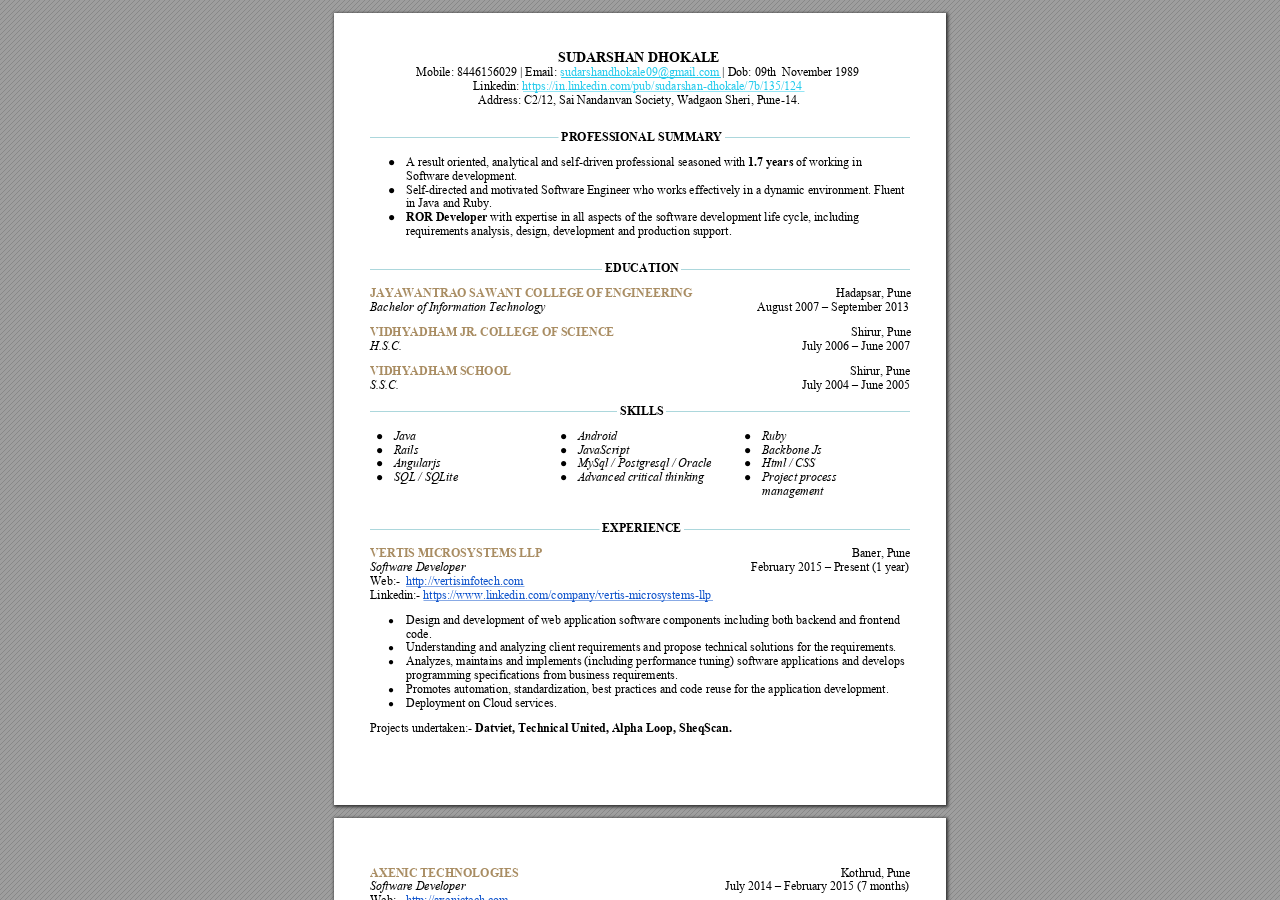
<file: Sudarshan_Dhokale_ROR_Developer.html>
<!DOCTYPE html>

<html xmlns="http://www.w3.org/1999/xhtml">
<head>
<meta charset="utf-8"/>

<meta http-equiv="X-UA-Compatible" content="IE=edge,chrome=1"/>
<link rel="stylesheet" href="base.min.css"/>
<link rel="stylesheet" href="fancy.min.css"/>
<link rel="stylesheet" href="main.css"/>
<script src="compatibility.min.js"></script>
<script src="theViewer.min.js"></script>
<script>
try{
theViewer.defaultViewer = new theViewer.Viewer({});
}catch(e){}
</script>
<title></title>
</head>
<body>
<div id="sidebar">
<div id="outline">
</div>
</div>
<div id="page-container">
<div id="pf1" class="pf w0 h0" data-page-no="1"><div class="pc pc1 w0 h0"><img class="bi x0 y0 w0 h0" alt="" src="bg1.png"/><div class="t m0 x1 h1 y1 ff1 fs0 fc0 sc0 ls0 ws0">SUDARSHA<span class="_ _0"></span>N DHOKALE </div><div class="t m0 x2 h2 y2 ff2 fs1 fc0 sc0 ls0 ws0">Mobile: 8446156029 | Email: <span class="fc1">sudarshandhokale09@gmail.com</span> | Dob: 09th  November 1989<span class="fs2"> </span></div><div class="t m0 x3 h2 y3 ff2 fs1 fc0 sc0 ls0 ws0">Linkedin: <span class="fc1">https://in.linkedin.com/pub/sudarshan-dhokale/7b/135/124</span><span class="fs2"> </span></div><div class="t m0 x4 h2 y4 ff2 fs1 fc0 sc0 ls0 ws0">Address: C2/12, Sai Nandanvan Society, Wadgaon Sheri, Pune-14.<span class="fs2"> </span></div><div class="t m0 x5 h3 y5 ff2 fs2 fc0 sc0 ls0 ws0"> </div><div class="t m0 x5 h3 y6 ff2 fs2 fc0 sc0 ls0 ws0"> </div><div class="t m0 x5 h4 y7 ff1 fs1 fc2 sc0 ls0 ws0"> <span class="_ _1"> </span><span class="fc0"> PROFESSIONAL SUMMARY </span> <span class="_ _2"> </span><span class="fs2 fc0"> </span></div><div class="t m0 x5 h3 y8 ff2 fs2 fc0 sc0 ls0 ws0"> </div><div class="t m0 x6 h4 y9 ff3 fs1 fc0 sc0 ls0 ws0">●<span class="ff4"> <span class="_ _3"> </span><span class="ff2">A result oriented, analytical and self-driven professional seasoned with <span class="ff1">1.7 years</span> of working in </span></span></div><div class="t m0 x7 h2 ya ff2 fs1 fc0 sc0 ls0 ws0">Software development. </div><div class="t m0 x6 h2 yb ff3 fs1 fc0 sc0 ls0 ws0">●<span class="ff4"> <span class="_ _3"> </span><span class="ff2">Self-directed and motivated Software<span class="_ _0"></span> Engineer who works effectivel<span class="_ _4"></span>y in a dy<span class="_ _0"></span>namic environment. Fluent </span></span></div><div class="t m0 x7 h2 yc ff2 fs1 fc0 sc0 ls0 ws0">in Java and Ruby. </div><div class="t m0 x6 h4 yd ff3 fs1 fc0 sc0 ls0 ws0">●<span class="ff4"> <span class="_ _3"> </span><span class="ff1">ROR Developer<span class="ff2"> with expertise in all aspects of the software development life cycle, including </span></span></span></div><div class="t m0 x7 h2 ye ff2 fs1 fc0 sc0 ls0 ws0">requirements analysis, design, development and production support. </div><div class="t m0 x5 h3 yf ff2 fs2 fc0 sc0 ls0 ws0"> </div><div class="t m0 x5 h3 y10 ff2 fs2 fc0 sc0 ls0 ws0"> </div><div class="t m0 x5 h4 y11 ff1 fs1 fc2 sc0 ls0 ws0"> <span class="_ _5"> </span><span class="fc0"> EDUCATION </span> <span class="_ _6"> </span><span class="fs2 fc0"> </span></div><div class="t m0 x5 h3 y12 ff2 fs2 fc0 sc0 ls0 ws0"> </div><div class="t m0 x5 h4 y13 ff1 fs1 fc3 sc0 ls0 ws0">JAYAWANTRAO<span class="fs3"> </span>SAWANT<span class="fs3"> </span>COLLEGE<span class="fs3"> </span><span class="ls1">OF</span><span class="fs3"> </span>ENGINEERING <span class="_ _7"> </span><span class="ff2 fc0">Hadapsar, Pune</span> <span class="_ _8"> </span><span class="ff2 fc0"> <span class="_ _8"> </span> <span class="_ _8"> </span> <span class="_ _8"> </span> <span class="_ _9"> </span>         Hadapsar, Pune<span class="fs2"> </span></span></div><div class="t m0 x5 h2 y14 ff5 fs1 fc0 sc0 ls0 ws0">Bachelor of Information Technology<span class="ff2"> <span class="_ _a"> </span>August 2007 <span class="ff6">–</span> September 2013 <span class="_ _9"> </span> <span class="_ _8"> </span> <span class="_ _8"> </span> <span class="_ _9"> </span> <span class="_ _8"> </span>        August 2007 <span class="ff6">–</span> September 2013<span class="fs2"> </span></span></div><div class="t m0 x5 h3 y15 ff2 fs2 fc0 sc0 ls0 ws0"> </div><div class="t m0 x5 h4 y16 ff1 fs1 fc3 sc0 ls0 ws0">VIDHYADHAM<span class="fs3"> </span>JR.<span class="fs3"> </span>COLLEGE<span class="fs3"> </span><span class="ls1">OF</span><span class="fs3"> </span>SCIENCE<span class="ff2 fc0"> <span class="_ _b"> </span>Shirur, Pune <span class="_ _9"> </span> <span class="_ _8"> </span> <span class="_ _8"> </span> <span class="_ _8"> </span> <span class="_ _9"> </span>              Shirur, Pune<span class="fs2"> </span></span></div><div class="t m0 x5 h2 y17 ff5 fs1 fc0 sc0 ls0 ws0">H.S.C.<span class="ff2"> <span class="_ _c"> </span>Jul<span class="_ _4"></span>y<span class="_ _0"></span> 2006 <span class="ff6">–</span> June 2007 <span class="_ _9"> </span> <span class="_ _8"> </span> <span class="_ _8"> </span> <span class="_ _8"> </span> <span class="_ _9"> </span> <span class="_ _8"> </span> <span class="_ _8"> </span> <span class="_ _8"> </span> <span class="_ _9"> </span> <span class="_ _8"> </span>          J<span class="_ _4"></span>uly<span class="_ _0"></span> 2006 <span class="ff6">–</span> June 2007<span class="fs2"> </span></span></div><div class="t m0 x5 h3 y18 ff2 fs2 fc0 sc0 ls0 ws0"> </div><div class="t m0 x5 h4 y19 ff1 fs1 fc3 sc0 ls0 ws0">VIDHYADHAM<span class="fs3"> </span>SCHOOL<span class="ff2 fc0"> <span class="_ _d"> </span>Shirur, Pune <span class="_ _9"> </span> <span class="_ _8"> </span> <span class="_ _8"> </span> <span class="_ _8"> </span> <span class="_ _9"> </span> <span class="_ _8"> </span> <span class="_ _8"> </span> <span class="_ _8"> </span> <span class="_ _9"> </span>  S<span class="_ _4"></span>hirur, Pune<span class="fs2"> </span></span></div><div class="t m0 x5 h2 y1a ff5 fs1 fc0 sc0 ls0 ws0">S.S.C.<span class="ff2"> <span class="_ _e"> </span>Jul<span class="_ _4"></span>y<span class="_ _0"></span> 2004 <span class="ff6">–</span> June 2005 <span class="_ _9"> </span> <span class="_ _8"> </span> <span class="_ _8"> </span> <span class="_ _8"> </span> <span class="_ _9"> </span> <span class="_ _8"> </span> <span class="_ _8"> </span> <span class="_ _8"> </span> <span class="_ _9"> </span> <span class="_ _8"> </span>          J<span class="_ _4"></span>uly<span class="_ _0"></span> 2004 <span class="ff6">–</span> June 2005<span class="fs2"> </span></span></div><div class="t m0 x5 h5 y1b ff1 fs2 fc0 sc0 ls0 ws0"> </div><div class="t m0 x5 h4 y1c ff1 fs1 fc2 sc0 ls0 ws0"> <span class="_ _f"> </span><span class="fc0"> SKILLS </span> <span class="_ _10"> </span><span class="fs2 fc0"> </span></div><div class="t m0 x5 h6 y1d ff5 fs1 fc0 sc0 ls0 ws0"> <span class="_ _11"> </span><span class="ff2 fs2"> </span></div><div class="c x8 y1e w1 h7"><div class="t m0 x9 h2 y1f ff3 fs1 fc0 sc0 ls0 ws0">●<span class="ff4"> <span class="_ _3"> </span><span class="ff5">Java </span></span></div></div><div class="c x8 y20 w1 h8"><div class="t m0 x9 h2 y21 ff3 fs1 fc0 sc0 ls0 ws0">●<span class="ff4"> <span class="_ _3"> </span><span class="ff5">Rails </span></span></div><div class="t m0 x9 h2 y22 ff3 fs1 fc0 sc0 ls0 ws0">●<span class="ff4"> <span class="_ _3"> </span><span class="ff5">Angularjs </span></span></div><div class="t m0 x9 h2 y23 ff3 fs1 fc0 sc0 ls0 ws0">●<span class="ff4"> <span class="_ _3"> </span><span class="ff5">SQL / SQLite </span></span></div></div><div class="c xa y1e w2 h7"><div class="t m0 x9 h2 y1f ff3 fs1 fc0 sc0 ls0 ws0">●<span class="ff4"> <span class="_ _3"> </span><span class="ff5">Android </span></span></div></div><div class="c xa y20 w3 h8"><div class="t m0 x9 h2 y21 ff3 fs1 fc0 sc0 ls0 ws0">●<span class="ff4"> <span class="_ _3"> </span><span class="ff5">JavaScript </span></span></div><div class="t m0 x9 h2 y22 ff3 fs1 fc0 sc0 ls0 ws0">●<span class="ff4"> <span class="_ _3"> </span><span class="ff5">MySql / Postgresql / Oracle </span></span></div><div class="t m0 x9 h2 y23 ff3 fs1 fc0 sc0 ls0 ws0">●<span class="ff4"> <span class="_ _3"> </span><span class="ff5">Advanced critical thinking </span></span></div></div><div class="c xb y1e w4 h7"><div class="t m0 x9 h2 y1f ff3 fs1 fc0 sc0 ls0 ws0">●<span class="ff4"> <span class="_ _3"> </span><span class="ff5">Ruby </span></span></div></div><div class="c xb y20 w2 h8"><div class="t m0 x9 h2 y21 ff3 fs1 fc0 sc0 ls0 ws0">●<span class="ff4"> <span class="_ _3"> </span><span class="ff5">Backbone Js </span></span></div><div class="t m0 x9 h2 y22 ff3 fs1 fc0 sc0 ls0 ws0">●<span class="ff4"> <span class="_ _3"> </span><span class="ff5">Html / CSS </span></span></div><div class="t m0 x9 h2 y23 ff3 fs1 fc0 sc0 ls0 ws0">●<span class="ff4"> <span class="_ _3"> </span><span class="ff5">Project process </span></span></div><div class="t m0 xc h6 y24 ff5 fs1 fc0 sc0 ls0 ws0">management </div></div><div class="t m0 x5 h6 y25 ff5 fs1 fc0 sc0 ls0 ws0"> <span class="_ _11"> </span><span class="ff2 fs2"> </span></div><div class="t m0 x5 h5 y26 ff1 fs2 fc0 sc0 ls0 ws0"> </div><div class="t m0 x5 h4 y27 ff1 fs1 fc2 sc0 ls0 ws0"> <span class="_ _12"> </span><span class="fc0"> EXPERIENCE </span> <span class="_ _13"> </span><span class="fs2 fc0"> </span></div><div class="t m0 x5 h3 y28 ff2 fs2 fc0 sc0 ls0 ws0"> </div><div class="t m0 x5 h4 y29 ff1 fs1 fc3 sc0 ls0 ws0">VERTIS<span class="fs3"> </span>MICROSYSTEMS<span class="fs3"> </span><span class="ls2">LLP</span><span class="ff2 fc0"> <span class="_ _14"> </span>Baner, Pune <span class="_ _9"> </span> <span class="_ _8"> </span> <span class="_ _8"> </span> <span class="_ _8"> </span> <span class="_ _9"> </span> <span class="_ _8"> </span> <span class="_ _8"> </span> <span class="_ _8"> </span>   Baner, Pune<span class="fs2"> </span></span></div><div class="t m0 x5 h2 y2a ff5 fs1 fc0 sc0 ls0 ws0">Software Developer<span class="ff2"> <span class="_ _15"> </span>February 2015 <span class="ff6">–</span> Present (1 year) <span class="_ _9"> </span> <span class="_ _8"> </span> <span class="_ _8"> </span> <span class="_ _8"> </span> <span class="_ _9"> </span> <span class="_ _8"> </span> <span class="_ _8"> </span>February 2015 - Present (1 year)<span class="fs2"> </span></span></div><div class="t m0 x5 h2 y2b ff2 fs1 fc0 sc0 ls0 ws0">Web:-  <span class="fc4">http://vertisinfotech.com</span><span class="fs2"> </span></div><div class="t m0 x5 h2 y2c ff2 fs1 fc0 sc0 ls0 ws0">Linkedin:- <span class="fc4">https://www.linkedin.com/company/vertis-microsystems-<span class="ls1">llp</span></span><span class="fs2"> </span></div><div class="t m0 x5 h3 y2d ff2 fs2 fc0 sc0 ls0 ws0"> </div><div class="t m0 x6 h2 y2e ff3 fs2 fc0 sc0 ls0 ws0">●<span class="ff4"> <span class="_ _16"> </span><span class="ff2 fs1">Design and development of web application software<span class="_ _0"></span> components including both backend and frontend </span></span></div><div class="t m0 x7 h2 y2f ff2 fs1 fc0 sc0 ls0 ws0">code.<span class="fs2"> </span></div><div class="t m0 x6 h2 y30 ff3 fs2 fc0 sc0 ls0 ws0">●<span class="ff4"> <span class="_ _16"> </span><span class="ff2 fs1">Understanding and analyzing client requirements and propose technical solutions for the requirements.<span class="fs2"> </span></span></span></div><div class="t m0 x6 h2 y31 ff3 fs2 fc0 sc0 ls0 ws0">●<span class="ff4"> <span class="_ _16"> </span><span class="ff2 fs1">Analyzes, maintains and implements (including performance<span class="_ _0"></span> tuning) software applications and develops </span></span></div><div class="t m0 x7 h2 y32 ff2 fs1 fc0 sc0 ls0 ws0">programming specifications from business requirements.<span class="fs2"> </span></div><div class="t m0 x6 h2 y33 ff3 fs2 fc0 sc0 ls0 ws0">●<span class="ff4"> <span class="_ _16"> </span><span class="ff2 fs1">Promotes automation, standardization, best practices and code reuse for the application development.<span class="fs2"> </span></span></span></div><div class="t m0 x6 h2 y34 ff3 fs2 fc0 sc0 ls0 ws0">●<span class="ff4"> <span class="_ _16"> </span><span class="ff2 fs1">Deployment on Cloud services.<span class="fs2"> </span></span></span></div><div class="t m0 x5 h3 y35 ff2 fs2 fc0 sc0 ls0 ws0"> </div><div class="t m0 x5 h4 y36 ff2 fs1 fc0 sc0 ls0 ws0">Projects undertaken:- <span class="ff1">Datviet, Technical United, Alpha Loop, SheqScan.</span><span class="fs2"> </span></div><div class="t m0 x5 h3 y37 ff2 fs2 fc0 sc0 ls0 ws0"> </div><div class="t m0 x5 h3 y38 ff2 fs2 fc0 sc0 ls0 ws0"> </div><a class="l" href="mailto:sudarshandhokale09@gmail.com"><div class="d m1" style="border-style:none;position:absolute;left:224.620000px;bottom:726.100000px;width:164.520000px;height:13.800000px;background-color:rgba(255,255,255,0.000001);"></div></a><a class="l" href="https://in.linkedin.com/pub/sudarshan-dhokale/7b/135/124"><div class="d m1" style="border-style:none;position:absolute;left:186.800000px;bottom:712.300000px;width:285.810000px;height:13.800000px;background-color:rgba(255,255,255,0.000001);"></div></a><a class="l" href="https://in.linkedin.com/pub/sudarshan-dhokale/7b/135/124"><div class="d m1" style="border-style:none;position:absolute;left:468.110000px;bottom:712.300000px;width:4.500000px;height:13.800000px;background-color:rgba(255,255,255,0.000001);"></div></a><a class="l" href="http://vertisinfotech.com/"><div class="d m1" style="border-style:none;position:absolute;left:69.732000px;bottom:217.480000px;width:122.808000px;height:13.800000px;background-color:rgba(255,255,255,0.000001);"></div></a><a class="l" href="http://vertisinfotech.com/"><div class="d m1" style="border-style:none;position:absolute;left:188.040000px;bottom:217.480000px;width:4.500000px;height:13.800000px;background-color:rgba(255,255,255,0.000001);"></div></a><a class="l" href="https://www.linkedin.com/company/vertis-microsystems-llp"><div class="d m1" style="border-style:none;position:absolute;left:87.404000px;bottom:203.680000px;width:293.796000px;height:13.800000px;background-color:rgba(255,255,255,0.000001);"></div></a><a class="l" href="https://www.linkedin.com/company/vertis-microsystems-llp"><div class="d m1" style="border-style:none;position:absolute;left:376.700000px;bottom:203.680000px;width:4.500000px;height:13.800000px;background-color:rgba(255,255,255,0.000001);"></div></a></div><div class="pi" data-data='{"ctm":[1.000000,0.000000,0.000000,1.000000,0.000000,0.000000]}'></div></div>
<div id="pf2" class="pf w0 h0" data-page-no="2"><div class="pc pc2 w0 h0"><img class="bi x0 y0 w0 h0" alt="" src="bg2.png"/><div class="t m0 x5 h3 y39 ff2 fs2 fc0 sc0 ls0 ws0"> </div><div class="t m0 x5 h4 y3a ff1 fs1 fc3 sc0 ls0 ws0">AXENIC<span class="fs3"> </span>TECHNOLOGIES<span class="ff2 fc0"> <span class="_ _17"> </span>Kothrud, Pune <span class="_ _9"> </span> <span class="_ _8"> </span> <span class="_ _8"> </span> <span class="_ _9"> </span> <span class="_ _8"> </span> <span class="_ _8"> </span> <span class="_ _8"> </span>           Kothrud, Pune<span class="fs2"> </span></span></div><div class="t m0 x5 h2 y3b ff5 fs1 fc0 sc0 ls0 ws0">Software Developer<span class="ff2"> <span class="_ _18"> </span>Jul<span class="_ _4"></span>y<span class="_ _0"></span> 2014 <span class="ff6">–</span> February 2015 (7 months) <span class="_ _8"> </span> <span class="_ _9"> </span> <span class="_ _8"> </span> <span class="_ _8"> </span> <span class="_ _8"> </span> <span class="_ _9"> </span>          J<span class="_ _4"></span>uly 2014 - February 2015 (7 months)<span class="fs2"> </span></span></div><div class="t m0 x5 h2 y3c ff2 fs1 fc0 sc0 ls0 ws0">Web:-  <span class="fc4">http://axenictech.com</span><span class="fs2"> </span></div><div class="t m0 x5 h2 y3d ff2 fs1 fc0 sc0 ls0 ws0">Linkedin:- <span class="fc4">https://www.linkedin.com/company/axenic-technologies</span><span class="fs2"> </span></div><div class="t m0 x5 h2 y3e ff2 fs1 fc0 sc0 ls0 ws0"> <span class="_ _19"> </span><span class="fs2"> </span></div><div class="t m0 x6 h2 y3f ff3 fs2 fc0 sc0 ls0 ws0">●<span class="ff4"> <span class="_ _16"> </span><span class="ff2 fs1">Promotes automation, standardization, best practices and code<span class="_ _0"></span> reuse for the application<span class="_ _4"></span> development.<span class="fs2"> </span></span></span></div><div class="t m0 x6 h2 y40 ff3 fs2 fc0 sc0 ls0 ws0">●<span class="ff4"> <span class="_ _16"> </span><span class="ff2 fs1">Design structure and layouts for Software application.<span class="fs2"> </span></span></span></div><div class="t m0 x6 h2 y41 ff3 fs2 fc0 sc0 ls0 ws0">●<span class="ff4"> <span class="_ _16"> </span><span class="ff2 fs1">Design and development of web application software<span class="_ _0"></span> components including both backend and frontend </span></span></div><div class="t m0 x7 h2 ya ff2 fs1 fc0 sc0 ls0 ws0">code.<span class="fs2"> </span></div><div class="t m0 x6 h2 y42 ff3 fs2 fc0 sc0 ls0 ws0">●<span class="ff4"> <span class="_ _16"> </span><span class="ff2 fs1">Analyzes, maintains and implements (including performance<span class="_ _0"></span> tuning) software applications and develops </span></span></div><div class="t m0 x7 h2 yc ff2 fs1 fc0 sc0 ls0 ws0">programming specifications from business requirements.<span class="fs2"> </span></div><div class="t m0 x6 h2 y43 ff3 fs2 fc0 sc0 ls0 ws0">●<span class="ff4"> <span class="_ _16"> </span><span class="ff2 fs1">Deployment on Cloud services.<span class="fs2"> </span></span></span></div><div class="t m0 x5 h3 y44 ff2 fs2 fc0 sc0 ls0 ws0"> </div><div class="t m0 x5 h4 y45 ff2 fs1 fc0 sc0 ls0 ws0">Projects undertaken:- <span class="ff1">Aster.</span><span class="fs2"> </span></div><div class="t m0 x5 h3 y46 ff2 fs2 fc0 sc0 ls0 ws0"> </div><div class="t m0 x5 h3 y47 ff2 fs2 fc0 sc0 ls0 ws0"> </div><div class="t m0 x5 h5 y48 ff1 fs2 fc0 sc0 ls0 ws0"> </div><div class="t m0 x5 h4 y49 ff1 fs1 fc2 sc0 ls0 ws0"> <span class="_ _1a"> </span><span class="fc0"> PROJECTS UNDERTAKEN </span> <span class="_ _1b"> </span> <span class="_ _9"> </span><span class="fs2 fc0"> </span></div><div class="t m0 x5 h5 y4a ff1 fs2 fc0 sc0 ls0 ws0"> </div><div class="t m0 x5 h4 y4b ff1 fs1 fc3 sc0 ls0 ws0">DATVIET <span class="_ _1c"> </span><span class="ff2 fc0">Duration: 2 months</span> <span class="_ _9"> </span> <span class="_ _8"> </span> <span class="_ _8"> </span> <span class="_ _8"> </span> <span class="_ _9"> </span> <span class="_ _8"> </span> <span class="_ _8"> </span><span class="fs3">         <span class="_ _4"></span></span><span class="ff2 fc0">Duration: 2 months<span class="fs2"> </span></span></div><div class="t m0 x5 h6 y4c ff5 fs1 fc0 sc0 ls0 ws0">Ruby on Rails, Angularjs, Postgresql, <span class="ff2 fs2"> </span></div><div class="t m0 x5 h3 y4d ff7 fs1 fc0 sc0 ls0 ws0">Kaltura’s API, Opta sports widgets, Opta sports feeds.<span class="ff2 fs2"> </span></div><div class="t m0 x7 h3 y4e ff2 fs2 fc0 sc0 ls0 ws0"> </div><div class="t m0 x7 h2 y4f ff2 fs1 fc0 sc0 ls0 ws0">This project is a OTT (over the top) video streaming platform with both live and on demand videos. </div><div class="t m0 x5 h2 y50 ff2 fs1 fc0 sc0 ls0 ws0">Based on Kaltura CMS. The platform uses APIs to serve media content from Kaltura. And a<span class="_ _0"></span>long with vide<span class="_ _4"></span>o </div><div class="t m0 x5 h2 y51 ff2 fs1 fc0 sc0 ls0 ws0">provide metadata about video and live streaming video based on Opta Sport CMS. Opta sports widgets and </div><div class="t m0 x5 h2 y52 ff2 fs1 fc0 sc0 ls0 ws0">feeds provide metadata for web application and mobile application as pe<span class="_ _0"></span>r requirement for videos and live </div><div class="t m0 x5 h2 y53 ff2 fs1 fc0 sc0 ls0 ws0">streaming video.<span class="fs2"> </span></div><div class="t m0 x7 h3 y54 ff2 fs2 fc0 sc0 ls0 ws0"> </div><div class="t m0 x5 h3 y55 ff2 fs2 fc0 sc0 ls0 ws0"> </div><div class="t m0 x5 h4 y56 ff1 fs1 fc3 sc0 ls0 ws0">TECHNICAL<span class="fs3"> </span>UNITED <span class="_ _1d"> </span><span class="ff2 fc0">Duration: 10 months</span> <span class="_ _9"> </span> <span class="_ _8"> </span> <span class="_ _8"> </span> <span class="_ _8"> </span> <span class="_ _9"> </span> <span class="_ _8"> </span> <span class="_ _8"> </span> <span class="_ _8"> </span><span class="fs3 ls3">   </span><span class="ff2 fc0">Duration: 10 months<span class="fs2"> </span></span></div><div class="t m0 x5 h6 y57 ff5 fs1 fc0 sc0 ls0 ws0">Ruby on Rails, Backbone Js, Oracle, <span class="ff2 fs2"> </span></div><div class="t m0 x5 h6 y58 ff5 fs1 fc0 sc0 ls0 ws0">Gilmour Microservices, Google Map API, Location Monitor.<span class="ff2 fs2"> </span></div><div class="t m0 x7 h3 y59 ff2 fs2 fc0 sc0 ls0 ws0"> </div><div class="t m0 x7 h2 y5a ff2 fs1 fc0 sc0 ls0 ws0">This project is a tracking system for transit trucks that enables the monitoring of cargo and vehicles </div><div class="t m0 x5 h2 y5b ff2 fs1 fc0 sc0 ls0 ws0">through a GPS device and associated electronic locks to ensure the integrity<span class="_ _0"></span> of the shipment while travailing </div><div class="t m0 x5 h2 y5c ff2 fs1 fc0 sc0 ls0 ws0">through the country from the time of entry till it exits the right designating border points. The system provide </div><div class="t m0 x5 h2 y5d ff2 fs1 fc0 sc0 ls0 ws0">the capability to track transit trucks from border to border and notify of any violations to make sure it will </div><div class="t m0 x5 h2 y5e ff2 fs1 fc0 sc0 ls0 ws0">maintain the planned course and secure the cargo while in the country.<span class="fs2"> </span></div><div class="t m0 x7 h3 y5f ff2 fs2 fc0 sc0 ls0 ws0"> </div><div class="t m0 x7 h3 y60 ff2 fs2 fc0 sc0 ls0 ws0"> </div><div class="t m0 x5 h4 y61 ff1 fs1 fc3 sc0 ls0 ws0">ALPHALOOP <span class="_ _1e"> </span><span class="ff2 fc0">Duration: 2 months</span> <span class="_ _9"> </span> <span class="_ _8"> </span> <span class="_ _8"> </span> <span class="_ _8"> </span> <span class="_ _9"> </span> <span class="_ _8"> </span> <span class="_ _8"> </span> <span class="_ _8"> </span> <span class="_ _9"> </span><span class="fs3 ls3">   </span><span class="ff2 fc0">Duration: 2 months<span class="fs2"> </span></span></div><div class="t m0 x5 h6 y62 ff5 fs1 fc0 sc0 ls0 ws0">Ruby on Rails-2.4, Postgresql, Exigo API.<span class="ff2 fs2"> </span></div><div class="t m0 x5 h3 y63 ff2 fs2 fc0 sc0 ls0 ws0"> </div><div class="t m0 x7 h2 y64 ff2 fs1 fc0 sc0 ls0 ws0">This project is  a chain marketing system of mobile and social marketing technologies for small </div><div class="t m0 x5 h2 y65 ff2 fs1 fc0 sc0 ls0 ws0">businesses with features include: video hosting, marketing and manage<span class="_ _0"></span>ment, email marketing, mobile </div><div class="t m0 x5 h2 y66 ff2 fs1 fc0 sc0 ls0 ws0">marketing and video broadcasting. The platf<span class="_ _0"></span>orm uses Exigo third part<span class="_ _4"></span>y<span class="_ _0"></span> cms to manag<span class="_ _4"></span>e customer content and </div><div class="t m0 x5 h2 y67 ff2 fs1 fc0 sc0 ls0 ws0">billing information of customer.And also uses API to sever customer subscription from Payment Gateway.<span class="fs2"> </span></div><div class="t m0 x7 h3 y68 ff2 fs2 fc0 sc0 ls0 ws0"> </div><div class="t m0 x7 h3 y69 ff2 fs2 fc0 sc0 ls0 ws0"> </div><div class="t m0 x7 h3 y6a ff2 fs2 fc0 sc0 ls0 ws0"> </div><div class="t m0 x7 h3 y6b ff2 fs2 fc0 sc0 ls0 ws0"> </div><div class="t m0 x7 h3 y6c ff2 fs2 fc0 sc0 ls0 ws0"> </div><div class="t m0 x7 h3 y6d ff2 fs2 fc0 sc0 ls0 ws0"> </div><a class="l" href="http://axenictech.com/"><div class="d m1" style="border-style:none;position:absolute;left:69.732000px;bottom:703.100000px;width:108.128000px;height:13.800000px;background-color:rgba(255,255,255,0.000001);"></div></a><a class="l" href="http://axenictech.com/"><div class="d m1" style="border-style:none;position:absolute;left:173.360000px;bottom:703.100000px;width:4.500000px;height:13.800000px;background-color:rgba(255,255,255,0.000001);"></div></a><a class="l" href="https://www.linkedin.com/company/axenic-technologies"><div class="d m1" style="border-style:none;position:absolute;left:87.404000px;bottom:689.310000px;width:276.436000px;height:13.790000px;background-color:rgba(255,255,255,0.000001);"></div></a><a class="l" href="https://www.linkedin.com/company/axenic-technologies"><div class="d m1" style="border-style:none;position:absolute;left:359.340000px;bottom:689.310000px;width:4.500000px;height:13.790000px;background-color:rgba(255,255,255,0.000001);"></div></a></div><div class="pi" data-data='{"ctm":[1.000000,0.000000,0.000000,1.000000,0.000000,0.000000]}'></div></div>
<div id="pf3" class="pf w0 h0" data-page-no="3"><div class="pc pc3 w0 h0"><img class="bi x0 y0 w0 h0" alt="" src="bg3.png"/><div class="t m0 x7 h3 y39 ff2 fs2 fc0 sc0 ls0 ws0"> </div><div class="t m0 x7 h3 y6e ff2 fs2 fc0 sc0 ls0 ws0"> </div><div class="t m0 x5 h4 y6f ff1 fs1 fc3 sc0 ls0 ws0">SHEQSCAN <span class="_ _1f"> </span><span class="ff2 fc0">Duration: 2 months</span> <span class="_ _9"> </span> <span class="_ _8"> </span> <span class="_ _8"> </span> <span class="_ _8"> </span> <span class="_ _9"> </span> <span class="_ _8"> </span> <span class="_ _8"> </span> <span class="_ _8"> </span> <span class="_ _9"> </span> <span class="_ _8"> </span><span class="fs3 ls3">   </span><span class="ff2 fc0">Duration: 2 months<span class="fs2"> </span></span></div><div class="t m0 x5 h6 y70 ff5 fs1 fc0 sc0 ls0 ws0">Ruby on Rails, Backbone Js, Postgresql, Formbuilder.<span class="ff2 fs2"> </span></div><div class="t m0 x5 h3 y71 ff2 fs2 fc0 sc0 ls0 ws0"> </div><div class="t m0 x7 h2 y72 ff2 fs1 fc0 sc0 ls0 ws0">This project is  a mobile (tablet device) data capturing tool positioned to strea<span class="_ _0"></span>mline and automate </div><div class="t m0 x5 h2 y73 ff2 fs1 fc0 sc0 ls0 ws0">certain tasks in the Safety, Health, Environmental and Quality (S.H.E.Q.) spheres of busine<span class="_ _0"></span>ss to ensure </div><div class="t m0 x5 h2 y74 ff2 fs1 fc0 sc0 ls0 ws0">regulatory governance whilst aiding the compliance with the requirements imposed on the industry. This </div><div class="t m0 x5 h2 y75 ff2 fs1 fc0 sc0 ls0 ws0">project focuses on enabling organizations to adhere to their strict rules and regulations to ensure<span class="_ _0"></span> the health and </div><div class="t m0 x5 h2 y76 ff2 fs1 fc0 sc0 ls0 ws0">safety of all stakeholders.<span class="fs2"> </span></div><div class="t m0 x7 h3 y77 ff2 fs2 fc0 sc0 ls0 ws0"> </div><div class="t m0 x7 h3 y78 ff2 fs2 fc0 sc0 ls0 ws0"> </div><div class="t m0 x5 h4 y79 ff1 fs1 fc3 sc0 ls0 ws0">ASTER <span class="_ _20"> </span><span class="ff2 fc0">Duration: 7 months</span> <span class="_ _9"> </span> <span class="_ _8"> </span> <span class="_ _8"> </span> <span class="_ _8"> </span> <span class="_ _9"> </span> <span class="_ _8"> </span> <span class="_ _8"> </span> <span class="_ _8"> </span> <span class="_ _9"> </span> <span class="_ _8"> </span><span class="fs3 ls3">   </span><span class="ff2 fc0">Duration: 7 months<span class="fs2"> </span></span></div><div class="t m0 x5 h6 y7a ff5 fs1 fc0 sc0 ls0 ws0">Ruby on Rails, JavaScripts / Ajax, Postgresql.<span class="ff2 fs2"> </span></div><div class="t m0 x5 h3 y7b ff2 fs2 fc0 sc0 ls0 ws0"> </div><div class="t m0 x7 h2 y7c ff2 fs1 fc0 sc0 ls0 ws0">This project is a multipurpose school management software<span class="_ _0"></span> and student information s<span class="_ _4"></span>y<span class="_ _0"></span>stem used by </div><div class="t m0 x5 h2 y7d ff2 fs1 fc0 sc0 ls0 ws0">educational institutions worldwide for administration. T<span class="fc5">he application is composed of a<span class="_ _0"></span> basic module which </span></div><div class="t m0 x5 h2 y7e ff2 fs1 fc5 sc0 ls0 ws0">satisfies all the necessary requirements of a simple <span class="fc6">SIS</span>. Aster is optimized for customization and there are<span class="_ _0"></span> </div><div class="t m0 x5 h2 y7f ff2 fs1 fc5 sc0 ls0 ws0">many add on modules which can be installed easily to extend the power and usability<span class="_ _0"></span>.<span class="_ _4"></span><span class="fs2 fc0"> </span></div><div class="t m0 x7 h3 y80 ff2 fs2 fc0 sc0 ls0 ws0"> </div><div class="t m0 x7 h3 y81 ff2 fs2 fc0 sc0 ls0 ws0"> </div><div class="t m0 x7 h3 y82 ff2 fs2 fc0 sc0 ls0 ws0"> </div><div class="t m0 x5 h4 y83 ff1 fs1 fc2 sc0 ls0 ws0"> <span class="_ _21"> </span><span class="fc0">ADDITIONAL INFORMATION</span> <span class="_ _21"> </span><span class="fs2 fc0"> </span></div><div class="t m0 x5 h3 y84 ff2 fs2 fc0 sc0 ls0 ws0"> </div><div class="t m0 x6 h4 y85 ff6 fs1 fc0 sc0 ls0 ws0">●<span class="ff4"> <span class="_ _3"> </span><span class="ff1">Award<span class="ff2">- Excellence In Customer Service, 2016 </span></span></span></div><div class="t m0 x5 h3 y86 ff2 fs2 fc0 sc0 ls0 ws0"> </div><div class="t m0 x6 h4 y87 ff3 fs2 fc0 sc0 ls0 ws0">●<span class="ff4"> <span class="_ _16"> </span><span class="ff2 fs1">I have created a Ruby <span class="ff1">gem voicetotext</span> which Convert voice into text. The new gem voice<span class="_ _0"></span>totext makes </span></span></div><div class="t m0 x7 h2 y88 ff2 fs1 fc0 sc0 ls0 ws0">it easy to add voice recognition to y<span class="_ _0"></span>our web pages. This gem allows fine control and flexibility over the </div><div class="t m0 x7 h2 y89 ff2 fs1 fc0 sc0 ls0 ws0">voice recognition capabilities in Chrome version 25 and later. <span class="fs2"> </span></div><div class="t m0 x5 h2 y8a ff2 fs1 fc0 sc0 ls0 ws0">             <span class="fc1">https://rubygems.org/profiles/dhokalesudo</span><span class="fs2"> </span></div><div class="t m0 x5 h2 y8b ff2 fs1 fc0 sc0 ls0 ws0">             <span class="fc4">https://github.com/sudarshandhokale/voicetotext</span><span class="fs2"> </span></div><div class="t m0 x5 h3 y8c ff2 fs2 fc0 sc0 ls0 ws0"> </div><div class="t m0 x6 h4 y8d ff3 fs2 fc0 sc0 ls0 ws0">●<span class="ff4"> <span class="_ _16"> </span><span class="ff1 fs1">Thread Magic<span class="ff2">- This animated application developed in Core Java with the help of concept Thread and </span></span></span></div><div class="t m0 x7 h2 y8e ff2 fs1 fc0 sc0 ls0 ws0">Graphics. A great implementation of Thread Synchronization. A small story<span class="_ _0"></span> of two guys which  gi<span class="_ _4"></span>ves a </div><div class="t m0 x7 h2 y8f ff2 fs1 fc0 sc0 ls0 ws0">social message &quot;Slow drive, Safe drive, saves lives.&quot;<span class="fs2"> </span></div><div class="t m0 x7 h2 y90 ff2 fs1 fc4 sc0 ls0 ws0">https://github.com/sudarshandhokale/Thread-Magic<span class="fs2 fc0"> </span></div><div class="t m0 x7 h3 y91 ff2 fs2 fc0 sc0 ls0 ws0"> </div><div class="t m0 x5 h4 y92 ff1 fs1 fc2 sc0 ls0 ws0"> <span class="_ _22"> </span><span class="fc0"> <span class="ls4">CE</span>RTIFICATION </span> <span class="_ _23"> </span><span class="fs2 fc0"> </span></div><div class="t m0 x5 h3 y93 ff2 fs2 fc0 sc0 ls0 ws0"> </div><div class="t m0 x6 h2 y94 ff3 fs1 fc0 sc0 ls0 ws0">●<span class="ff4"> <span class="_ _3"> </span><span class="ff2">Core Java <span class="ff6">–</span> <span class="ff6">Completed from “SEED </span> <span class="ff6">Infotech” with </span>  <span class="ff6">‘B+&apos; grade. </span> </span></span></div><div class="t m0 x6 h2 y95 ff3 fs1 fc0 sc0 ls0 ws0">●<span class="ff4"> <span class="_ _3"> </span><span class="ff2">Advance Java <span class="ff6">–</span> <span class="ff6">Completed from “SEED </span> <span class="ff6">Infotech” with </span> <span class="ff6">‘B+ &apos;grade. </span> </span></span></div><div class="t m0 x5 h3 y96 ff2 fs2 fc0 sc0 ls0 ws0"> </div><div class="t m0 x5 h3 y97 ff2 fs2 fc0 sc0 ls0 ws0"> </div><div class="t m0 x5 h3 y98 ff2 fs2 fc0 sc0 ls0 ws0"> </div><div class="t m0 x5 h3 y99 ff2 fs2 fc0 sc0 ls0 ws0"> </div><div class="t m0 x5 h3 y9a ff2 fs2 fc0 sc0 ls0 ws0"> </div><div class="t m0 x5 h3 y9b ff2 fs2 fc0 sc0 ls0 ws0"> </div><div class="t m0 x5 h3 y9c ff2 fs2 fc0 sc0 ls0 ws0"> </div><a class="l" href="https://en.wikipedia.org/wiki/Student_information_system"><div class="d m1" style="border-style:none;position:absolute;left:279.670000px;bottom:521.420000px;width:21.840000px;height:13.800000px;background-color:rgba(255,255,255,0.000001);"></div></a><a class="l" href="https://rubygems.org/profiles/dhokalesudo"><div class="d m1" style="border-style:none;position:absolute;left:72.750000px;bottom:367.330000px;width:208.140000px;height:13.800000px;background-color:rgba(255,255,255,0.000001);"></div></a><a class="l" href="https://rubygems.org/profiles/dhokalesudo"><div class="d m1" style="border-style:none;position:absolute;left:276.390000px;bottom:367.330000px;width:4.500000px;height:13.800000px;background-color:rgba(255,255,255,0.000001);"></div></a><a class="l" href="https://github.com/sudarshandhokale/voicetotext"><div class="d m1" style="border-style:none;position:absolute;left:72.750000px;bottom:353.530000px;width:238.130000px;height:13.800000px;background-color:rgba(255,255,255,0.000001);"></div></a><a class="l" href="https://github.com/sudarshandhokale/voicetotext"><div class="d m1" style="border-style:none;position:absolute;left:306.380000px;bottom:353.530000px;width:4.500000px;height:13.800000px;background-color:rgba(255,255,255,0.000001);"></div></a><a class="l" href="https://github.com/sudarshandhokale/Thread-Magic"><div class="d m1" style="border-style:none;position:absolute;left:69.750000px;bottom:286.840000px;width:253.440000px;height:13.800000px;background-color:rgba(255,255,255,0.000001);"></div></a><a class="l" href="https://github.com/sudarshandhokale/Thread-Magic"><div class="d m1" style="border-style:none;position:absolute;left:318.690000px;bottom:286.840000px;width:4.500000px;height:13.800000px;background-color:rgba(255,255,255,0.000001);"></div></a></div><div class="pi" data-data='{"ctm":[1.000000,0.000000,0.000000,1.000000,0.000000,0.000000]}'></div></div>
</div>
<div class="loading-indicator">

</div>
</body>
</html>
</file>
<file: styles.css>
/* Sudarshan Dhokale — portfolio. No external fonts or dependencies. */
:root{--paper:#faf9f6;--ink:#182334;--muted:#5f6875;--line:#dce0e3;--blue:#315bdc;--lime:#e2f6a1;--dark:#182334;--light:#f1f3f7;--mono:ui-monospace,SFMono-Regular,Consolas,monospace}
*{box-sizing:border-box}html{scroll-behavior:smooth;scroll-padding-top:100px}body{margin:0;background:var(--paper);color:var(--ink);font:16px/1.65 system-ui,-apple-system,BlinkMacSystemFont,"Segoe UI",sans-serif;-webkit-font-smoothing:antialiased}body.modal-open{overflow:hidden}button,a,summary{-webkit-tap-highlight-color:transparent}button{font:inherit;cursor:pointer}a{color:inherit;text-underline-offset:5px}a:hover{text-decoration-thickness:2px}button:focus-visible,a:focus-visible,summary:focus-visible,[tabindex]:focus-visible{outline:3px solid #5d83f4;outline-offset:5px}button{color:inherit}img{max-width:100%;display:block}p{margin:0 0 16px}h1,h2,h3{line-height:1.15;margin:0;font-weight:600}h2{font-size:clamp(32px,3.5vw,46px);letter-spacing:-1.8px}h3{letter-spacing:-.7px}.wrap{max-width:1280px;padding:0 64px;margin:0 auto}.eyebrow,.micro-label{font:500 10px/1.7 var(--mono);letter-spacing:1.4px}.eyebrow{margin-bottom:20px}.serif{font-family:Georgia,"Times New Roman",serif;font-style:italic;font-weight:400}.blue{color:var(--blue)}.sr-only{position:absolute;width:1px;height:1px;padding:0;margin:-1px;overflow:hidden;clip:rect(0,0,0,0);white-space:nowrap;border:0}.skip{position:absolute;top:-100px;left:20px;z-index:100;background:var(--lime);padding:12px 20px}.skip:focus{top:10px}.reading-progress{position:fixed;top:0;left:0;width:100%;height:3px;z-index:30;pointer-events:none}.reading-progress span{display:block;transform:scaleX(0);transform-origin:left;background:var(--blue);height:100%}.site-header{position:sticky;top:0;background:var(--paper);border-bottom:1px solid var(--line);z-index:20}.nav{height:86px;display:flex;justify-content:space-between;align-items:center;gap:20px}.brand{display:flex;align-items:center;text-decoration:none;font-weight:800;font-size:35px;letter-spacing:-3px;line-height:1}.brand>span:first-child{color:var(--blue)}.brand .brand-label{margin-left:17px;padding-left:17px;border-left:1px solid var(--line);font:600 9px/1.5 var(--mono);letter-spacing:1.1px}.nav-links{display:flex;align-items:center;gap:30px;font-size:12px;font-weight:550}.nav-links>a{text-decoration:none;position:relative}.nav-links>a:not(.nav-cta):after{content:"";position:absolute;bottom:-7px;left:0;width:100%;height:2px;background:var(--blue);transform:scaleX(0);transform-origin:left;transition:transform .2s}.nav-links>a:hover:after,.nav-links>a.active:after{transform:scaleX(1)}.nav-links .nav-cta{background:var(--ink);color:white;padding:10px 18px;border-radius:5px}.hero{display:grid;grid-template-columns:1.24fr 1fr;gap:75px;align-items:center;padding-top:60px;padding-bottom:60px}.status-dot{display:inline-block;width:6px;height:6px;border-radius:50%;background:var(--blue);margin-right:6px}.hero h1{font-size:clamp(56px,6.2vw,80px);font-weight:650;letter-spacing:-4.7px;line-height:1.02;margin:22px 0}.hero-statement{font-size:25px;line-height:1.35;letter-spacing:-.7px;font-weight:500}.hero-statement>span{font-family:Georgia,serif;font-style:italic;font-weight:400}.hero-description{font-size:15px;max-width:530px;color:var(--muted);line-height:1.8}.actions{display:flex;gap:12px;align-items:center;flex-wrap:wrap;margin-top:27px}.button{padding:13px 19px;border-radius:5px;display:inline-flex;justify-content:center;align-items:center;gap:12px;text-decoration:none;font-size:12px;font-weight:600;border:1px solid transparent;line-height:1.5;transition:background .2s}.button:hover{box-shadow:0 3px 12px #18233412}.button.primary{background:var(--blue);color:#fff}.button.primary:hover{background:#2349bd}.button.secondary{background:transparent;border-color:#cdd3de}.button.secondary:hover{background:#edf0f9}.play-icon{font-size:9px;width:19px;height:19px;display:grid;place-items:center;border:1px solid #a7b3c4;border-radius:50%;padding-left:1px}.hero-stack{font-size:10px;color:var(--muted);margin:24px 0 0;line-height:1.8}.hero-stack>span{color:#9aa4b2;padding:0 6px}.hero-visual{position:relative;padding:20px 10px 20px 20px}.portrait-frame{position:relative;background:#dce4ee;border-radius:140px 10px 10px 10px;overflow:hidden;aspect-ratio:4/4.65}.portrait-frame>img{width:100%;height:100%;object-fit:cover;object-position:50% 22%;transition:transform .7s}.hero-visual:hover .portrait-frame>img{transform:scale(1.025)}.hero-visual:before{content:"";position:absolute;inset:35px 0 10px 35px;border:1px solid #aabbe6;border-radius:140px 10px 10px 10px;transform:translate(7px,7px);z-index:-1}.portrait-coordinate{position:absolute;right:9px;top:-4px;font:8px var(--mono);letter-spacing:1.5px;color:var(--muted)}.portrait-corner{position:absolute;bottom:0;right:0;background:var(--blue);color:white;font-size:30px;width:62px;height:62px;display:grid;place-items:center;border-radius:12px 0 0}.portrait-note{position:absolute;left:-12px;bottom:54px;display:flex;align-items:center;gap:13px;padding:17px 22px;background:var(--paper);box-shadow:0 10px 40px #18233417;border:1px solid #e4e7ed;border-radius:6px}.note-mark{font:24px var(--mono);color:var(--blue)}.portrait-note strong{display:block;font-size:13px}.portrait-note div>span{display:block;font-size:9px;color:var(--muted)}.photo-index{display:block;text-align:right;font:8px var(--mono);letter-spacing:1.3px;margin-top:16px;color:var(--muted)}.proof{display:grid;grid-template-columns:repeat(4,1fr);padding-top:30px;padding-bottom:30px;position:relative}.proof:before,.proof:after{content:"";height:1px;background:var(--line);position:absolute;left:64px;right:64px}.proof:before{top:0}.proof:after{bottom:0}.proof>div{padding-left:25px;border-left:1px solid var(--line)}.proof>div:first-child{padding-left:0;border:0}.proof strong{font-size:35px;font-weight:550;line-height:1.2;letter-spacing:-1.4px}.proof strong>span{color:var(--blue)}.proof p{font-size:11px;line-height:1.6;margin:9px 0 0}.proof p span{font-size:9px;color:var(--muted)}.section{padding-top:85px;padding-bottom:85px}.section-heading{display:flex;justify-content:space-between;gap:50px;align-items:flex-end;margin-bottom:36px}.section-heading>p{max-width:310px;font-size:13px;color:var(--muted);margin:0}.section-heading .eyebrow{margin-bottom:16px}.case-explorer{background:var(--dark);color:#f6f8ff;border-radius:10px;overflow:hidden}.case-tabs{display:grid;grid-template-columns:repeat(3,1fr);background:#202d40;border-bottom:1px solid #405067}.case-tabs button{border:0;border-bottom:3px solid transparent;background:transparent;color:#bcc9da;padding:23px 28px;display:flex;gap:15px;align-items:center;text-align:left;transition:background .2s}.case-tabs button>span:first-child{font:11px var(--mono);opacity:.65}.case-tabs .tab-label{font-size:17px;font-weight:550}.case-tabs small{display:block;font-size:10px;font-weight:400;opacity:.85;margin-top:3px}.case-tabs button[aria-selected=true]{background:#2b3b55;border-bottom-color:var(--lime);color:white}.case-tabs button:hover{background:#2b3b55}.tab-arrow{margin-left:auto;font-size:20px}.case-panel{padding:30px 38px 28px}.case-topline{display:flex;justify-content:space-between;gap:20px;color:#bcc9da;font:9px var(--mono);letter-spacing:1px;padding-bottom:25px;border-bottom:1px solid #34445a}.case-topline>span:last-child{letter-spacing:0}.case-layout{display:grid;grid-template-columns:1.2fr 1fr;gap:50px;padding:30px 0}.case-story h3{font-size:28px;font-weight:500;line-height:1.2;margin-bottom:26px}.story-part{margin-bottom:17px}.story-part:last-child{margin:0}.story-part .micro-label{color:#c7d4ea;font-size:8px}.story-part p{font-size:12px;line-height:1.8;color:#c4cedc;margin:5px 0 0}.story-part.outcome{border-left:2px solid var(--lime);padding-left:15px}.outcome .micro-label{color:var(--lime)}.outcome p{color:#edf2f9}.case-visual{background:#213047;border:1px solid #344760;border-radius:6px;padding:22px;align-self:center;min-width:0}.visual-heading{display:flex;justify-content:space-between;align-items:center;gap:12px;flex-wrap:wrap}.case-visual .micro-label{font-size:8px;color:#b5c5da;letter-spacing:1px}.flow-toggle{display:flex;gap:2px;padding:3px;border:1px solid #4a5d76;border-radius:5px}.flow-toggle button{border:0;background:transparent;font:10px system-ui;color:#c9d4e6;padding:5px 10px;border-radius:3px}.flow-toggle button[aria-pressed=true]{background:var(--lime);color:var(--dark)}.flow{padding:22px 8px 10px}.flow-node{border:1px solid #536785;background:#283b56;padding:14px 18px;border-radius:5px;display:flex;align-items:center;gap:17px}.flow-node strong{display:block;font-size:13px;font-weight:500}.flow-node div>span{font-size:9px;color:#c3cfe0;display:block}.flow-node .node-symbol{font-size:24px;color:#c8d7f1;line-height:1}.flow-node.accent-node{border-color:#b9d77e;background:#324a42}.accent-node .node-symbol{color:var(--lime)}.flow.before .accent-node{border-color:#c6ab79;background:#4d443b}.flow.before .accent-node .node-symbol{color:#e6c68e}.flow-connector{display:block;height:22px;width:1px;margin:auto;background:#7d91ac;position:relative}.flow-connector:after{content:"";position:absolute;width:5px;height:5px;border-right:1px solid #7d91ac;border-bottom:1px solid #7d91ac;bottom:3px;left:-2px;transform:rotate(45deg)}.visual-caption{font-size:8px;line-height:1.7;color:#aabbd1;margin:16px 0 0;text-align:center}.case-footer{border-top:1px solid #34445a;padding-top:23px}.case-footer p{font-size:11px;color:#b5c4d8;line-height:1.8;margin-bottom:15px}.case-footer strong{color:#edf2f9;font-weight:500}.dark-tags,.tags{display:flex;flex-wrap:wrap;gap:7px}.dark-tags>span{font:9px var(--mono);color:#cdd8e6;border:1px solid #4b5c73;border-radius:4px;padding:5px 9px}.product-grid{display:grid;grid-template-columns:1fr 1fr;gap:10px;margin-top:22px}.product-grid>div{border:1px solid #4b5c73;border-radius:5px;padding:20px 12px}.product-grid b{font:11px var(--mono);color:var(--lime);display:block;margin-bottom:20px}.product-grid strong{font-weight:500;font-size:13px;display:block}.product-grid span{font-size:9px;line-height:1.6;display:block;color:#b5c4d8;margin-top:5px}.cloud-canvas{padding:30px 0 8px}.cloud-ui{border:1px solid #9dbf63;border-radius:5px;background:#324a42;padding:22px 10px;text-align:center;font-size:13px}.cloud-ui>span{color:var(--lime);margin-right:9px}.cloud-branch{height:45px;border-bottom:1px solid #7d91ac;position:relative;margin:0 24%}.cloud-branch:before{content:"";width:1px;height:45px;background:#7d91ac;display:block;margin:auto}.cloud-providers{display:flex;justify-content:space-around;gap:25px;padding-top:15px}.cloud-providers>div{padding:15px;width:45%;border:1px solid #536785;border-radius:4px;text-align:center;font-size:20px}.cloud-canvas p{font-size:9px;margin:25px 0 0;text-align:center;color:#b5c4d8}.project-section{background:#edf0f5;border-top:1px solid #e2e6ed;border-bottom:1px solid #e2e6ed}.project-toolbar{display:flex;justify-content:space-between;align-items:center;margin-bottom:22px;gap:20px}.project-toolbar>p{font-size:13px;color:var(--muted);margin:0}.filters{display:flex;gap:5px}.filters button{background:transparent;border:1px solid transparent;padding:7px 13px;border-radius:40px;font-size:11px;white-space:nowrap}.filters button[aria-pressed=true]{background:var(--ink);color:white}.filters button:not([aria-pressed=true]):hover{border-color:#b4bfce}.filters button>span{margin-left:5px;opacity:.6}.project-grid{display:grid;grid-template-columns:repeat(3,minmax(0,1fr));gap:22px}.project-card{background:var(--paper);border:1px solid #dce1ea;border-radius:8px;overflow:hidden;transition:box-shadow .2s}.project-card:hover{box-shadow:0 14px 30px #1823340b}.project-art{height:215px;position:relative;overflow:hidden;margin:8px 8px 0;border-radius:5px}.art-caption{position:absolute;bottom:12px;left:16px;font:7px var(--mono);letter-spacing:1px;z-index:5}.mobile-art{background:#dce5fa}.device{position:absolute;width:98px;height:180px;border:5px solid #263751;border-radius:17px;background:#fff;left:28%;top:23px;transform:rotate(-12deg);box-shadow:6px 10px 15px #18233422;z-index:2}.device-camera{width:27px;height:5px;background:#263751;position:absolute;top:0;left:30px;border-radius:0 0 4px 4px}.device-screen{padding:20px 8px 8px}.screen-row{height:5px;width:35%;background:#bbc9e8;border-radius:3px;margin-bottom:13px}.screen-greeting{height:8px;background:#2e4e96;border-radius:3px;width:70%;margin-bottom:10px}.screen-tile{height:47px;background:#6e8fdf;border-radius:6px;position:relative}.screen-tile:after{content:"";display:block;position:absolute;inset:9px;border:1px solid #e1e8fb77;border-radius:4px}.screen-lines{height:20px;background:repeating-linear-gradient(180deg,#d4dced 0 3px,transparent 3px 8px);margin-top:10px;width:80%}.screen-nav{display:flex;gap:13px;margin-top:17px}.screen-nav i{width:7px;height:7px;background:#adc2f0;border-radius:2px}.second-device{left:51%;top:18px;transform:rotate(13deg);z-index:1;width:92px;height:172px;background:#eef2fa}.second-device .screen-tile{background:#a9c598;height:85px}.rag-art{background:#e5eddf}.rag-sources{display:flex;gap:6px;position:absolute;top:25px;left:0;right:0;justify-content:center}.rag-sources>span{padding:8px 10px;border:1px solid #b6c8ae;border-radius:4px;background:#f1f5ec;font:8px var(--mono);box-shadow:0 4px 0 #c5d2bd}.rag-line{position:absolute;top:60px;left:50%;width:1px;height:23px;background:#98ac8e}.rag-answer{position:absolute;top:84px;left:15%;right:15%;padding:15px 18px;border:1px solid #aabb9d;border-radius:7px;background:#fafcf7;box-shadow:0 6px 16px #26371712}.answer-spark{position:absolute;right:15px;top:12px;font-size:22px;color:#6b8a4e}.rag-answer strong{font-size:10px;display:block;margin-bottom:12px}.rag-answer>div{height:4px;background:#cedcc4;border-radius:3px;margin-bottom:5px;width:85%}.rag-answer>div+div{width:60%}.rag-answer small{font-size:7px;color:#607654;display:block;margin-top:9px}.wearo-art{background:#ece2da}.wardrobe-tile{position:absolute;box-shadow:0 6px 15px #55351c10;border:1px solid #d8c6b9;border-radius:6px}.shirt{top:26px;left:18%;width:100px;height:112px;background:#f7efe7;transform:rotate(-10deg);display:grid;place-items:center;font:55px Georgia,serif;color:#b79a83}.outfit{top:37px;left:43%;width:108px;height:123px;background:#b9c2b4;transform:rotate(8deg);text-align:center;font:56px Georgia,serif;color:#445740;line-height:1.5;padding-top:8px}.outfit span{display:block;font:7px var(--mono);letter-spacing:2px}.weather-note{position:absolute;left:16%;bottom:37px;background:#fcf8f2;border:1px solid #d8c6b9;padding:7px 14px;border-radius:5px;display:flex;align-items:center;gap:8px;font-size:24px}.weather-note>span{font-size:8px;line-height:1.4;color:#766251}.project-body{padding:23px}.project-status{font-size:8px;font-family:var(--mono);letter-spacing:.3px;color:#46643a;display:flex;gap:7px;align-items:center}.project-status>i{width:5px;height:5px;background:#6b9652;border-radius:50%}.project-status.prototype{color:#866348}.project-status.prototype>i{background:#ab805f}.project-body h3{font-size:23px;line-height:1.25;font-weight:550;margin:16px 0 13px}.project-body>p{font-size:12px;color:var(--muted);line-height:1.9;min-height:92px}.tags{margin:20px 0}.tags>span{background:#edf0f5;color:#48596e;border-radius:3px;font:8px var(--mono);padding:5px 7px}.project-body details{border-top:1px solid var(--line);padding-top:14px}summary{cursor:pointer;list-style:none;display:flex;justify-content:space-between;align-items:center;gap:20px}summary::-webkit-details-marker{display:none}summary>span{font-weight:400;font-size:21px;color:var(--blue);transition:transform .2s}details[open]>summary>span{transform:rotate(45deg)}.project-body summary{font-size:11px;font-weight:550}.project-body details p{font-size:11px;color:var(--muted);margin:12px 0 0}.illustration-note{font-size:9px;margin:19px 0 0;color:var(--muted)}.journey{display:grid;grid-template-columns:1fr 1.2fr;gap:90px}.journey-intro>p:not(.eyebrow){font-size:13px;color:var(--muted);margin:24px 0;max-width:330px}.text-link{font-size:12px;font-weight:600;color:var(--blue)}.education{border-top:1px solid var(--line);padding-top:25px;margin-top:45px}.education .micro-label{color:var(--muted);font-size:8px}.education strong{font-weight:500;font-size:12px;display:block;margin-top:10px}.education p{font-size:10px;color:var(--muted);margin:7px 0 0;line-height:1.8}.timeline{border-left:1px solid #ccd4e1;margin-left:8px}.timeline article{position:relative;padding:0 0 27px 30px}.timeline article:last-child{padding-bottom:0}.timeline-dot{position:absolute;top:4px;left:-5px;width:9px;height:9px;background:#bcc8dc;border:2px solid var(--paper);border-radius:50%}.timeline article:first-child .timeline-dot{background:var(--blue);box-shadow:0 0 0 5px #e4eafb}.timeline-date{font:8px var(--mono);letter-spacing:.5px;color:var(--muted);display:flex;justify-content:space-between;gap:15px}.timeline-date span{font-size:7px}.timeline h3{font-size:21px;margin:11px 0 3px;font-weight:550}.timeline h3 span{color:var(--muted);font-weight:400}.timeline strong{font-size:11px;font-weight:500}.timeline p{font-size:12px;color:var(--muted);margin:8px 0 0;max-width:420px}.skills-section{background:#eff2f3;border-top:1px solid #e2e6e8;border-bottom:1px solid #e2e6e8}.skill-grid{display:grid;grid-template-columns:repeat(4,minmax(0,1fr));gap:27px}.skill-index{font:10px var(--mono);color:var(--blue);display:block;margin-bottom:20px}.skill-grid h3{font-size:17px;margin-bottom:14px}.skill-grid p{font-size:12px;line-height:1.85;color:var(--muted)}.skill-detail{border-top:1px solid #ccd5dd;padding-top:16px;font:10px/2 var(--mono);color:#526176}.domain-line{border-top:1px solid #ccd5dd;padding-top:26px;margin-top:36px;display:grid;grid-template-columns:150px 1fr;gap:20px}.domain-line .micro-label{font-size:8px;color:var(--muted)}.domain-line p{font-size:11px;line-height:1.9;color:var(--muted);margin:0}.questions{display:grid;grid-template-columns:1fr 1.25fr;gap:80px}.questions>div>p:not(.eyebrow){font-size:13px;color:var(--muted);margin-top:20px}.faq-list details{border-top:1px solid var(--line);padding:19px 0}.faq-list details:last-child{border-bottom:1px solid var(--line)}.faq-list summary{font-size:13px;font-weight:500}.faq-list details p{font-size:12px;color:var(--muted);margin:13px 0 0;line-height:1.9;max-width:470px}.contact{background:var(--dark);color:#f5f7fb}.contact-inner{padding-top:68px;padding-bottom:65px;display:grid;grid-template-columns:1.25fr 1fr;gap:60px;align-items:center}.contact .eyebrow{color:#bccadd}.contact h2{font-size:clamp(35px,4vw,53px);font-weight:500;line-height:1.15}.contact h2 .serif{color:var(--lime)}.contact p:not(.eyebrow){font-size:12px;color:#b9c6d9;margin:22px 0 0;line-height:1.9}.button.lime{background:var(--lime);color:var(--dark)}.button.dark-outline{border-color:#65758c;color:#e3eaf4}.button.dark-outline:hover{background:#2e3c50}.contact-links{padding-top:40px;min-width:0}.contact-links>a{display:block;font-size:15px;letter-spacing:-.2px;text-decoration:none;overflow-wrap:anywhere}.copy-email{display:block;background:transparent;border:0;padding:8px 0;color:#b7c9e1;font-size:10px;text-decoration:underline;text-underline-offset:3px;margin-top:5px}.social-links{display:flex;gap:25px;margin-top:35px;font-size:12px}.social-links a{text-decoration:none}.contact footer{padding-top:22px;padding-bottom:22px;border-top:1px solid #3d4a60;display:flex;justify-content:space-between;gap:20px;font-size:9px;color:#a3b4cd}.contact footer a{text-decoration:none}.js-only{display:none}.js .js-only{display:inline-flex}.toast{position:fixed;bottom:24px;left:50%;transform:translate(-50%,20px);background:var(--ink);color:white;border:1px solid #6b7c96;border-radius:8px;font-size:13px;max-width:calc(100vw - 32px);padding:12px 22px;z-index:60;opacity:0;pointer-events:none;transition:opacity .2s,transform .2s}.toast.show{opacity:1;transform:translate(-50%,0)}dialog{border:0;border-radius:12px;max-width:640px;width:calc(100% - 32px);padding:0;background:var(--paper);color:var(--ink);box-shadow:0 24px 100px #0005;max-height:90vh;max-height:90dvh}dialog::backdrop{background:#111c2cd1;backdrop-filter:blur(5px)}.dialog-inner{padding:38px;position:relative}.dialog-close{position:absolute;right:14px;top:12px;border:0;background:#e9edf3;border-radius:50%;width:30px;height:30px;display:grid;place-items:center;font-size:25px;line-height:1}.mini-profile{display:flex;gap:17px;align-items:center;margin:25px 0}.mini-profile img{border-radius:50%;object-fit:cover}.mini-profile h2{font-size:27px;letter-spacing:-1px}.mini-profile p{font-size:11px;color:var(--muted);margin:5px 0 0}.dialog-lead{font-size:18px;line-height:1.5;letter-spacing:-.3px}.intro-points>div{display:flex;gap:15px;border-top:1px solid var(--line);padding-top:16px;margin-top:16px}.intro-points>div>span{font:11px var(--mono);color:var(--blue);padding-top:3px}.intro-points p{font-size:12px;color:var(--muted);margin:0}.intro-points strong{color:var(--ink);font-weight:600}.intro-points .actions{margin-top:25px}[hidden]{display:none!important}::selection{background:var(--lime);color:var(--ink)}
@media(min-width:1500px){.hero{padding-top:85px;padding-bottom:80px}}
@media(max-width:1100px){.wrap{padding-left:36px;padding-right:36px}.hero{gap:45px}.hero h1{font-size:65px}.hero-statement{font-size:23px}.hero .eyebrow{font-size:8px}.hero .actions{gap:8px}.hero .button{font-size:11px;padding:12px 14px}.portrait-note{left:-5px;padding:15px}.proof:before,.proof:after{left:36px;right:36px}.case-layout{gap:30px}.case-tabs button{padding:20px}.case-panel{padding:25px}.case-story h3{font-size:25px}.skill-grid{grid-template-columns:1fr 1fr;gap:30px 45px}.project-body{padding:19px}.project-body h3{font-size:21px}.project-body>p{min-height:112px}.journey{gap:55px}.questions{gap:40px}.contact-inner{gap:35px}.hero-stack{font-size:9px}}
@media(max-width:800px){html{scroll-padding-top:85px}.nav{height:74px}.nav-links{gap:20px;font-size:11px}.hero{gap:25px;grid-template-columns:1.15fr 1fr;padding-top:45px;padding-bottom:45px}.hero h1{font-size:52px;letter-spacing:-3px}.hero-statement{font-size:20px}.hero-description{font-size:13px}.hero-stack{font-size:8px}.hero-visual{padding-left:10px}.portrait-frame{border-top-left-radius:90px;aspect-ratio:3/4.4}.portrait-note{left:-8px;bottom:38px;padding:12px;gap:8px}.note-mark{font-size:20px}.portrait-note strong{font-size:10px}.portrait-note div>span{font-size:7px}.portrait-coordinate{font-size:6px}.portrait-corner{width:45px;height:45px;font-size:22px}.photo-index{font-size:7px}.proof{gap:15px}.proof strong{font-size:29px}.proof>div{padding-left:15px}.proof p{font-size:9px}.proof p span{font-size:8px}.section{padding-top:60px;padding-bottom:60px}.section-heading{gap:30px}.section-heading>p{max-width:230px;font-size:12px}h2{font-size:33px}.case-tabs button{gap:10px;padding:17px 14px}.case-tabs .tab-label{font-size:14px}.case-tabs small{font-size:8px}.tab-arrow{display:none}.case-layout{grid-template-columns:1fr}.case-visual{width:100%;max-width:540px;margin:auto}.flow{display:flex;align-items:center;padding:20px 0 10px}.flow-node{flex:1;min-width:0;display:block;text-align:center;padding:15px 7px}.flow-node .node-symbol{display:block;margin-bottom:10px}.flow-node strong{font-size:11px}.flow-node div>span{font-size:8px;line-height:1.5;margin-top:5px}.flow-connector{height:1px;width:18px;flex-shrink:0}.flow-connector:after{transform:rotate(-45deg);left:auto;right:4px;bottom:-2px}.project-grid{gap:16px}.project-art{height:170px}.device{transform:rotate(-12deg) scale(.8);transform-origin:top left;left:18%;top:20px}.second-device{transform:rotate(13deg) scale(.8);left:48%;top:16px}.project-body{padding:17px}.project-body h3{font-size:19px}.project-body>p{font-size:11px;min-height:126px}.project-status{font-size:7px;line-height:1.6}.tags>span{font-size:7px}.art-caption{font-size:6px;left:9px;bottom:9px}.rag-sources{gap:3px;top:20px}.rag-sources>span{font-size:6px;padding:6px}.rag-answer{top:65px;left:10%;right:10%;padding:12px}.answer-spark{font-size:16px;right:10px}.rag-answer strong{font-size:8px}.rag-answer small{font-size:6px}.rag-line{top:43px}.wardrobe-tile{transform:scale(.75)}.shirt{left:7%;top:12px;transform:rotate(-10deg) scale(.75)}.outfit{left:38%;top:18px;transform:rotate(8deg) scale(.75)}.weather-note{font-size:15px;left:10%;bottom:28px;padding:5px 8px}.weather-note span{font-size:6px}.journey{gap:40px;grid-template-columns:.85fr 1fr}.timeline h3{font-size:19px}.questions{grid-template-columns:1fr}.contact-inner{grid-template-columns:1fr 1fr}.contact-links>a{font-size:12px}.contact h2{font-size:36px}.contact footer{font-size:8px}}
@media(max-width:620px){.wrap{padding-left:22px;padding-right:22px}.brand .brand-label{font-size:8px;padding-left:12px;margin-left:12px}.brand{font-size:30px}.nav-links>a:not(.nav-cta){display:none}.nav-links .nav-cta{font-size:11px;padding:8px 13px}.hero{grid-template-columns:1fr;gap:35px;padding-top:36px}.hero h1{font-size:65px;letter-spacing:-3.8px}.hero .eyebrow{font-size:8px;letter-spacing:1px}.hero-statement{font-size:24px}.hero-description{font-size:14px;max-width:440px}.hero-stack{font-size:9px}.hero .button{padding:13px 16px}.hero-visual{max-width:380px;width:100%;margin:auto;padding:20px 12px 15px}.portrait-frame{aspect-ratio:1/1.08;border-top-left-radius:100px}.portrait-frame>img{object-position:50% 30%}.portrait-note{bottom:40px;left:-2px;padding:15px 18px}.portrait-note strong{font-size:12px}.portrait-note div>span{font-size:8px}.note-mark{font-size:23px}.portrait-coordinate{font-size:7px}.photo-index{font-size:7px}.proof{grid-template-columns:1fr 1fr;row-gap:27px;padding-top:26px;padding-bottom:26px}.proof>div:nth-child(3){padding-left:0;border:0}.proof:before,.proof:after{left:22px;right:22px}.proof strong{font-size:32px}.proof p{font-size:10px}.proof p span{font-size:8px}.section-heading{display:block;margin-bottom:28px}.section-heading>p{max-width:420px;margin-top:20px}.eyebrow{font-size:8px;letter-spacing:1px}h2{font-size:32px;letter-spacing:-1.2px}.case-tabs button{display:block;padding:15px 10px;text-align:left}.case-tabs button>span:first-child{display:block;font-size:8px;margin-bottom:7px}.case-tabs .tab-label{font-size:13px}.case-tabs small{font-size:7px;line-height:1.5;min-height:22px}.case-panel{padding:20px}.case-topline{font-size:7px;gap:12px}.case-topline>span:last-child{text-align:right}.case-story h3{font-size:25px}.case-layout{padding-top:23px;gap:25px}.story-part p{font-size:12px}.case-visual{padding:16px}.visual-heading{gap:10px}.case-visual .micro-label{font-size:7px}.flow-node{padding:12px 5px}.flow-node strong{font-size:9px}.flow-node div>span{font-size:7px}.flow-connector{width:12px}.flow-node .node-symbol{font-size:20px}.case-footer p{font-size:10px}.dark-tags>span{font-size:8px}.visual-caption{font-size:7px}.project-toolbar{display:block}.project-toolbar>p{margin-bottom:14px}.filters{gap:3px}.filters button{font-size:10px;padding:7px 12px}.project-grid{grid-template-columns:1fr;gap:24px}.project-art{height:220px}.device{transform:rotate(-12deg);left:28%;top:25px}.second-device{transform:rotate(13deg);left:50%;top:20px}.project-body{padding:24px}.project-body h3{font-size:25px}.project-status{font-size:9px}.project-body>p{font-size:13px;min-height:0}.tags>span{font-size:9px}.art-caption{font-size:8px;left:15px;bottom:12px}.rag-sources{top:24px;gap:7px}.rag-sources>span{font-size:8px;padding:8px 10px}.rag-answer{top:86px;left:15%;right:15%;padding:16px 20px}.rag-answer strong{font-size:12px}.rag-answer small{font-size:8px}.answer-spark{font-size:22px}.rag-line{top:58px;height:29px}.shirt{transform:rotate(-10deg);left:20%;top:28px}.outfit{transform:rotate(8deg);left:45%;top:35px}.weather-note{left:18%;bottom:36px;padding:7px 13px;font-size:24px}.weather-note span{font-size:8px}.illustration-note{font-size:9px}.journey{grid-template-columns:1fr;gap:40px}.education{margin-top:27px}.timeline{margin-left:5px}.timeline p{font-size:12px}.timeline h3{font-size:21px}.timeline-date{font-size:9px}.skill-grid{grid-template-columns:1fr;gap:30px}.skill-grid article{position:relative;padding-left:33px}.skill-index{position:absolute;left:0;top:3px}.skill-grid h3{font-size:19px}.skill-grid p{font-size:13px}.skill-detail{font-size:10px}.domain-line{grid-template-columns:1fr;gap:10px}.questions{gap:23px}.faq-list summary{font-size:12px}.contact-inner{grid-template-columns:1fr;gap:25px;padding-top:50px;padding-bottom:40px}.contact-links{padding-top:10px}.contact-links>a{font-size:14px}.contact footer{flex-wrap:wrap;gap:10px;line-height:1.8;font-size:9px}.contact footer>span:nth-child(2){display:none}.contact h2{font-size:37px}.dialog-inner{padding:30px 22px}.mini-profile{gap:12px}.mini-profile h2{font-size:23px}.mini-profile img{width:50px;height:50px}.mini-profile p{font-size:9px}.dialog-lead{font-size:17px}.intro-points p{font-size:12px}.dialog-inner .button{font-size:11px;padding:12px 15px}}
@media(prefers-reduced-motion:reduce){html{scroll-behavior:auto}*,*:before,*:after{animation:none!important;transition:none!important}.button:hover,.project-card:hover,.hero-visual:hover .portrait-frame>img{transform:none}}
@media print{.site-header,.hero-visual,.reading-progress,.js-only,.contact,dialog,.project-art{display:none!important}.wrap{padding:0;max-width:none}.hero{display:block;padding:10px 0}.hero h1{font-size:40px}.hero h1 br{display:none}.section{padding:20px 0}.case-tabs{display:none}.case-panel[hidden]{display:block!important}.case-panel{break-inside:avoid;border:1px solid #ccc;margin-top:10px}.case-explorer,.case-panel,.case-visual{background:white;color:black}.case-story p,.case-topline,.micro-label,.case-footer p,.outcome p{color:black!important}.case-visual{display:none}.case-layout{display:block}.proof{padding:20px 0}.project-grid{display:block}.project-card{break-inside:avoid;margin-bottom:10px}.project-body>p{min-height:0}.project-body{padding:15px}.journey{display:block}.timeline{margin-top:20px}.questions{display:block}.skill-grid{grid-template-columns:1fr 1fr}h2{font-size:25px}body{font-size:11px}}
/* Readability pass: keep the substantive content comfortable to read. */
.case-story p{font-size:14px;line-height:1.8}.case-story .micro-label,.case-visual .micro-label{font-size:10px}.case-topline{font-size:10px}.case-footer p{font-size:12px}.flow-node strong{font-size:14px}.flow-node div>span{font-size:11px}.visual-caption{font-size:10px}.dark-tags>span{font-size:10px}.product-grid strong{font-size:14px}.product-grid span{font-size:11px}.cloud-canvas p{font-size:11px}.project-body>p{font-size:14px;min-height:126px}.project-status{font-size:10px}.project-body summary{font-size:13px}.project-body details p{font-size:13px}.tags>span{font-size:10px}.illustration-note{font-size:11px}.skill-grid p,.timeline p,.faq-list details p{font-size:14px}.skill-detail{font-size:11px}.timeline-date{font-size:10px}.timeline-date span{font-size:9px}.timeline strong{font-size:12px}.faq-list summary{font-size:14px}.education p{font-size:12px}.domain-line p{font-size:12px}.intro-points p{font-size:14px}.contact p:not(.eyebrow){font-size:14px}
@media(max-width:800px){.flow-node strong{font-size:12px}.flow-node div>span{font-size:10px}.case-topline{font-size:9px}.case-visual .micro-label{font-size:9px}}
@media(max-width:620px){.project-body>p{min-height:0}.flow{display:block;padding:20px 8px 10px}.flow-node{display:flex;text-align:left;gap:17px;padding:15px}.flow-node .node-symbol{margin:0;font-size:24px}.flow-node strong{font-size:14px}.flow-node div>span{font-size:11px}.flow-connector{height:22px;width:1px}.flow-connector:after{transform:rotate(45deg);right:auto;left:-2px;bottom:3px}.case-story p{font-size:14px}.case-footer p{font-size:12px}.case-topline{flex-direction:column;gap:6px}.case-topline>span:last-child{text-align:left}.project-status{font-size:10px}.skill-detail{font-size:11px}.faq-list summary{font-size:14px}.intro-points p{font-size:13px}.proof p{font-size:11px}.proof p span{font-size:10px}.case-tabs small{font-size:9px}.case-tabs button{padding:15px 9px}.case-tabs .tab-label{font-size:14px}.project-body>p{font-size:14px}.project-body details p{font-size:13px}.domain-line p{font-size:12px}}
/* SAFEGO feature, clearer navigation and recruiter-first refinements. */
.hero .actions{gap:12px}.hero-cv{font-size:12px;min-height:44px;display:inline-flex;align-items:center;color:var(--blue);white-space:nowrap}.hero-stack{font-size:12px;line-height:1.9}.hero-stack>span{padding:0 5px}.hero .eyebrow{font-size:10px}.proof strong>.experience-number{color:var(--ink)}.nav-links{gap:24px}.mobile-nav{display:none}.mobile-nav summary{min-height:44px;padding:8px 11px;border:1px solid var(--line);border-radius:5px;font-size:12px;gap:13px}.mobile-nav summary span{font-size:17px}.mobile-nav-panel{position:absolute;right:0;top:calc(100% + 8px);background:var(--paper);border:1px solid var(--line);border-radius:8px;box-shadow:0 16px 35px #18233419;min-width:215px;padding:8px;z-index:30}.mobile-nav-panel>a{display:flex;align-items:center;min-height:46px;padding:9px 13px;text-decoration:none;font-size:13px;border-radius:4px}.mobile-nav-panel>a:hover{background:#edf0f9}.case-tabs button:focus-visible,.case-panel:focus-visible{outline:3px solid #9fbcff;outline-offset:-6px}.scope-tabs button:focus-visible,.scope-panel:focus-visible{outline:3px solid #315bdc;outline-offset:-4px}.flow-toggle button,.filters button{min-height:44px}.button{min-height:44px}.case-tabs small{font-size:11px}.case-tabs button>span:first-child{font-size:11px}.project-grid{grid-template-columns:repeat(2,minmax(0,1fr))}.project-art{height:245px}.project-body>p{min-height:0}.project-body{padding:26px}.project-body h3{font-size:25px}.project-card.safego-feature{grid-column:1/-1;padding:34px;background:var(--paper);border:1px solid #cbd7de;position:relative;border-top:4px solid #104e7c}.project-card.safego-feature:hover{transform:none;box-shadow:none}.safego-header{display:flex;justify-content:space-between;align-items:center;gap:25px;padding-bottom:25px;border-bottom:1px solid var(--line)}.safego-wordmark{display:flex;align-items:center;gap:14px}.safego-wordmark .eyebrow{font-size:9px;margin:0;display:block;color:var(--muted)}.safego-wordmark h3{font-size:31px;letter-spacing:1px;margin-top:3px;color:#104e7c}.safego-mark{position:relative;width:48px;height:53px;background:#104e7c;border-radius:9px 9px 20px 9px;color:white;display:grid;place-items:center;font-weight:700;font-size:30px;font-style:italic;line-height:1}.safego-mark>span{position:absolute;bottom:-4px;right:-6px;background:#3faf5a;border:3px solid var(--paper);border-radius:50%;width:25px;height:25px;font-size:15px;display:grid;place-items:center}.safego-stage{max-width:330px}.safego-stage .project-status{font-size:10px;line-height:1.7}.safego-stage>span:last-child{font-size:10px;color:var(--muted);display:block;margin-top:6px}.safego-layout{display:grid;grid-template-columns:1.12fr 1fr;gap:45px;padding-top:30px;align-items:start}.safego-story h4{font-size:29px;line-height:1.2;letter-spacing:-.9px;font-weight:550;margin:0 0 20px}.safego-story>p{font-size:14px;line-height:1.85;color:var(--muted)}.safego-story strong{color:var(--ink);font-weight:600}.safego-story .independent-note{font-size:12px;border-left:2px solid #3f9564;padding:8px 0 8px 15px;color:#435b53}.safego-facts{display:grid;grid-template-columns:1fr 1fr;gap:25px;margin:24px 0}.safego-facts>div+div{border-left:1px solid var(--line);padding-left:25px}.safego-facts strong{display:block;font-size:24px;font-weight:500;letter-spacing:-.5px}.safego-facts span{font-size:11px;color:var(--muted);display:block;margin-top:3px;line-height:1.8}.safego-story .tags{margin-bottom:0}.safego-explorer{border:1px solid #cfdae1;border-radius:7px;background:#edf3f6;overflow:hidden;min-width:0}.safego-explorer>.micro-label{padding:20px 23px 0;font-size:10px;color:#526b7c}.safego-explorer .scope-tabs{display:none}.js .safego-explorer .scope-tabs{display:grid;grid-template-columns:repeat(4,1fr);border-bottom:1px solid #cbd7de;padding:0 14px;gap:4px}.scope-tabs button{border:0;border-bottom:2px solid transparent;background:transparent;padding:12px 3px;min-height:44px;font-size:12px;color:#516679}.scope-tabs button[aria-selected=true]{color:#104e7c;border-bottom-color:#104e7c;font-weight:650}.scope-tabs button:hover{background:#e1ebf0}.scope-panel{padding:27px 25px;min-height:288px}.scope-number{font:10px var(--mono);letter-spacing:1px;color:#526b7c}.scope-panel h5{font-size:25px;font-weight:550;line-height:1.2;letter-spacing:-.6px;margin:19px 0}.scope-panel p{font-size:13px;line-height:1.8;color:#4c6373;margin:19px 0 0}.role-chips{display:flex;gap:6px;flex-wrap:wrap}.role-chips>span{border:1px solid #c4d4dc;border-radius:4px;padding:6px 9px;background:#f8fbfc;font-size:10px;color:#355b70}.scope-caption{font-size:10px;color:#526b7c;padding:13px 22px;border-top:1px solid #cbd7de;margin:0}.safego-details{border-top:1px solid var(--line);padding-top:18px;margin-top:27px}.safego-details summary{font-size:13px;font-weight:550;min-height:30px}.safego-details p{font-size:14px;line-height:1.8;color:var(--muted);margin:13px 0 0;max-width:850px}.project-toolbar>p{font-size:12px}.tags>span{line-height:1.6}
@media(max-width:1100px){.safego-layout{gap:25px;grid-template-columns:1fr 1fr}.project-card.safego-feature{padding:27px}.safego-story h4{font-size:25px}.scope-panel{padding:24px 20px}.scope-panel h5{font-size:23px}.hero-stack{font-size:11px}.hero .eyebrow{font-size:9px}.nav-links{gap:18px}}
@media(max-width:800px){.safego-header{align-items:flex-start;flex-direction:column;gap:16px}.safego-layout{grid-template-columns:1fr}.safego-story{max-width:none}.safego-explorer{max-width:none}.scope-panel{min-height:235px}.case-tabs small{font-size:10px}.hero-stack{font-size:11px}.hero .eyebrow{font-size:9px}.hero .actions{gap:8px}.nav-links{gap:14px}.nav-links>a{font-size:10px}.project-art{height:220px}.project-body{padding:22px}}
@media(max-width:620px){.mobile-nav{display:block;position:relative}.nav-links{gap:8px}.nav-links .nav-cta{min-height:44px;display:flex;align-items:center;font-size:12px;padding:8px 12px}.hero .eyebrow{font-size:10px;letter-spacing:.8px}.hero-stack{font-size:12px}.hero .actions{gap:10px}.hero-cv{width:100%;font-size:13px}.project-grid{grid-template-columns:1fr}.project-card.safego-feature{padding:22px 18px}.safego-wordmark h3{font-size:29px}.safego-wordmark .eyebrow{font-size:8px}.safego-stage .project-status{font-size:10px}.safego-stage>span:last-child{font-size:10px}.safego-layout{padding-top:25px;gap:25px}.safego-story h4{font-size:25px}.safego-story .independent-note{font-size:12px}.safego-facts{gap:15px}.safego-facts>div+div{padding-left:15px}.safego-facts span{font-size:11px}.scope-panel{padding:23px 19px;min-height:285px}.scope-panel h5{font-size:24px}.scope-panel p{font-size:13px}.safego-explorer>.micro-label{padding:18px 19px 0;font-size:9px}.scope-tabs button{font-size:11px}.js .safego-explorer .scope-tabs{padding:0 8px;gap:0}.role-chips>span{font-size:10px}.scope-caption{font-size:10px;padding:13px 19px}.safego-details summary{font-size:13px}.safego-details p{font-size:13px}.project-toolbar>p{font-size:13px}.filters button{font-size:11px;padding:8px 13px}.case-tabs small{font-size:10px}.case-tabs button{padding:14px 9px}.case-tabs .tab-label{font-size:14px}.case-tabs button>span:first-child{font-size:10px}.project-art{height:230px}.nav .brand-label{display:none}.brand{font-size:36px}}
@media print{.mobile-nav,.scope-tabs{display:none!important}.scope-panel[hidden]{display:block!important}.safego-layout{display:block}.safego-feature{break-inside:auto!important}.safego-explorer{margin-top:20px}.scope-panel{min-height:0}.hero-cv{display:none}}
/* Review: visible work breadth, persistent SAFEGO section, explicit contact choices. */
.hero-project-link{display:flex;flex-wrap:wrap;gap:4px 10px;align-items:center;margin-top:17px;font-size:12px;color:var(--blue);text-decoration:none;min-height:44px;line-height:1.6}.hero-project-link>span{font:8px var(--mono);letter-spacing:1px;color:var(--muted)}.hero-project-link:hover{text-decoration:underline}.xing-intro{display:grid;grid-template-columns:1.1fr 1fr;gap:35px;align-items:center;padding:30px 0}.xing-intro h3{font-size:29px;line-height:1.25;font-weight:500;letter-spacing:-.7px}.xing-intro>p{font-size:13px;color:#c4cedc;margin:0;line-height:1.85}.xing-initiatives{display:grid;grid-template-columns:1fr 1fr;gap:18px;align-items:start}.initiative{border:1px solid #3a4d67;background:#213047;border-radius:6px;padding:24px;min-width:0}.initiative-heading{display:flex;gap:14px;align-items:flex-start;margin-bottom:18px}.initiative-heading>span{font:11px var(--mono);color:var(--lime);padding-top:3px}.initiative h4{font-size:21px;letter-spacing:-.4px;font-weight:550;line-height:1.25;margin:0}.initiative>p{font-size:13px;line-height:1.85;color:#c9d4e3;margin:14px 0}.initiative>p strong{display:block;font-size:10px;font-weight:600;letter-spacing:.7px;text-transform:uppercase;color:#e9f0fa;margin-bottom:5px}.initiative>.initiative-context{font-size:12px;color:#aebbce}.initiative>.initiative-purpose{border-left:2px solid #b9d77e;padding-left:13px}.initiative>.initiative-purpose strong{color:#e2f6a1}.initiative details{margin-top:20px;border-top:1px solid #455771;padding-top:14px}.initiative summary{font-size:12px;gap:12px;min-height:36px}.initiative summary>span{color:var(--lime);font-size:20px}.initiative details>p{font-size:13px;color:#c9d4e3;margin-top:15px;line-height:1.9}.initiative .case-visual{margin-top:16px;padding:15px;background:#1a283b}.initiative .case-visual .micro-label{font-size:9px}.initiative .visual-caption{font-size:9px}.initiative .flow{display:block;padding:18px 0 8px}.initiative .flow-node{display:flex;text-align:left;padding:12px;gap:12px}.initiative .flow-node .node-symbol{margin:0}.initiative .flow-node strong{font-size:13px}.initiative .flow-node div>span{font-size:10px}.initiative .flow-connector{width:1px;height:22px}.initiative .flow-connector:after{transform:rotate(45deg);right:auto;left:-2px;bottom:3px}.xing-additional{margin-top:25px;padding:20px 0 5px}.xing-additional .micro-label{color:#d6e4fa;font-size:10px}.xing-additional p{font-size:13px;line-height:1.85;color:#c9d4e3;margin:9px 0 15px}.safego-section{background:#edf2f4;border-top:1px solid #e2e6ed;border-bottom:1px solid #e2e6ed}.safego-section .section-heading>p{max-width:300px}.safego-feature{padding:34px;border:1px solid #cbd7de;border-top:4px solid #104e7c;border-radius:8px;background:var(--paper)}.safego-feature .safego-header{padding-bottom:25px}.safego-overview{display:grid;grid-template-columns:1.12fr 1fr;gap:45px;padding-top:30px}.safego-overview h4{font-size:29px;line-height:1.25;letter-spacing:-.7px;font-weight:550;margin:0 0 20px}.safego-overview p{font-size:14px;line-height:1.85;color:var(--muted)}.safego-overview strong{color:var(--ink);font-weight:600}.safego-overview .independent-note{font-size:12px;border-left:2px solid #3f9564;padding:8px 0 8px 15px;color:#435b53}.safego-delivery{border:1px solid #cbd7de;border-radius:6px;padding:24px;background:#edf3f6;align-self:start}.safego-delivery>.micro-label{font-size:10px;color:#526b7c}.safego-delivery dl{margin:15px 0 0}.safego-delivery dl>div{padding:12px 0;border-top:1px solid #cbd7de}.safego-delivery dl>div:last-child{padding-bottom:0}.safego-delivery dt{font-size:12px;font-weight:600;color:#104e7c}.safego-delivery dd{font-size:12px;color:#4c6373;margin:3px 0 0;line-height:1.7}.safego-build-grid{display:grid;grid-template-columns:1fr 1fr;gap:20px;margin-top:27px}.safego-build-grid>article{padding:24px;border:1px solid var(--line);border-radius:6px;min-width:0}.safego-build-grid h4{font-size:23px;line-height:1.2;font-weight:550;letter-spacing:-.6px;margin:15px 0}.safego-build-grid p{font-size:13px;line-height:1.9;color:var(--muted)}.safego-build-grid .tags{margin-bottom:0}.safego-close{font-size:13px;color:#435b53;margin:25px 0 0;border-top:1px solid var(--line);padding-top:22px}.contact-links{padding:25px;border:1px solid #526781;border-radius:8px;background:#213047}.contact-links h3{font-size:23px;font-weight:500;margin:0 0 20px}.contact-links>label{font-size:11px;display:block;margin-bottom:8px;color:#d2ddec}.email-field{display:flex;flex-direction:column;align-items:flex-start;gap:10px}.email-field>input{display:block;width:100%;min-width:0;min-height:47px;border:1px solid #7a8eaa;background:#f5f8fc;color:#182334;border-radius:5px;padding:10px;font:12px system-ui;cursor:text}.email-field>input:focus-visible{outline:3px solid #9fbcff;outline-offset:3px}.email-field>.copy-email{padding:9px 15px;margin:0;border:1px solid #8094af;border-radius:5px;min-height:44px;color:#eef3fa;font-size:12px;text-decoration:none}.email-field>.copy-email:hover{background:#30435d}.contact p#email-help{font-size:11px;line-height:1.7;color:#c4d2e5;margin:10px 0 0}.contact-methods{display:flex;flex-wrap:wrap;gap:12px 20px;margin-top:24px}.contact-methods>a{font-size:12px;min-height:44px;display:inline-flex;align-items:center;color:#e2f6a1}.contact-links .social-links{margin-top:8px;font-size:11px}.contact-links .social-links>a{min-height:44px;display:inline-flex;align-items:center}#contact-options{scroll-margin-top:110px}#contact-options:target{outline:2px solid var(--lime);outline-offset:5px}.contact .contact-links>p:last-child{font-size:11px;margin-top:15px}.project-section{background:var(--paper);border-top:0}
@media(max-width:1100px){.xing-initiatives{gap:15px}.initiative{padding:20px}.initiative h4{font-size:20px}.safego-feature{padding:27px}.safego-overview{gap:25px}.safego-build-grid{gap:18px}.contact-links{padding:20px}.contact-links h3{font-size:21px}}
@media(max-width:800px){.xing-intro{grid-template-columns:1fr;gap:15px}.xing-intro h3{font-size:27px}.xing-initiatives{grid-template-columns:1fr}.initiative{padding:23px}.initiative h4{font-size:23px}.safego-overview{grid-template-columns:1fr;gap:20px}.safego-delivery{max-width:none}.safego-build-grid{gap:15px}.safego-build-grid>article{padding:19px}.safego-build-grid h4{font-size:21px}.contact-inner{grid-template-columns:1fr;gap:30px}.contact-links{max-width:520px;width:100%}.email-field>input{font-size:14px}}
@media(max-width:620px){.hero-project-link{font-size:12px;display:block;margin-top:12px}.hero-project-link>span{display:block;font-size:9px;margin-bottom:4px}.xing-intro h3{font-size:25px}.xing-intro p{font-size:13px}.initiative{padding:20px 17px}.initiative-heading{gap:11px}.initiative h4{font-size:21px}.initiative>p{font-size:13px}.initiative>.initiative-context{font-size:13px}.initiative .case-visual{padding:12px}.initiative .visual-heading{gap:10px}.initiative summary{font-size:12px}.xing-additional p{font-size:13px}.safego-feature{padding:23px 18px}.safego-overview h4{font-size:25px}.safego-build-grid{grid-template-columns:1fr}.safego-build-grid>article{padding:22px}.safego-build-grid h4{font-size:24px}.safego-build-grid p{font-size:14px}.safego-delivery{padding:20px}.safego-delivery dd{font-size:13px}.safego-close{font-size:13px}.contact-links{padding:21px 17px}.contact-methods{flex-direction:column;gap:2px}.contact .contact-links>p:last-child{margin-top:10px}.email-field>input{font-size:12px}}
@media print{.xing-initiatives{display:block}.initiative{break-inside:avoid;margin:12px 0;background:white;color:black}.initiative h4,.initiative>p,.initiative>p strong,.initiative-heading>span,.xing-intro>p,.xing-additional p{color:black!important}.initiative details{display:none}.safego-overview,.safego-build-grid{display:block}.safego-build-grid>article{break-inside:avoid;margin:10px 0}.safego-delivery{margin-top:20px}}
/* XING case explorer: complete story + before/after, one initiative at a time. */
.xing-explorer-heading{display:flex;justify-content:space-between;gap:20px;align-items:center;margin:24px 0 16px}.xing-explorer-heading>p{font-size:13px;color:#c9d6e8;margin:0}.xing-explorer-heading .micro-label{color:var(--lime);white-space:nowrap;font-size:11px}.xing-case-selector{display:none}.js .xing-case-selector{display:grid;grid-template-columns:repeat(4,minmax(0,1fr));gap:9px;scroll-margin-top:105px}.xing-case-selector button{display:flex;gap:10px;align-items:flex-start;text-align:left;min-width:0;border:1px solid #455972;border-radius:6px;background:#213047;color:#c9d5e6;padding:16px 12px;min-height:94px;transition:background .15s,border-color .15s}.xing-case-selector button:hover{background:#2b405e;border-color:#8499b7}.xing-case-selector button[aria-selected=true]{background:#344936;border-color:#c0dd85;color:#f3f9e7;box-shadow:inset 0 -2px 0 #d7edaa}.xing-choice-index{font:10px var(--mono);padding-top:3px;color:#9eafc7;flex-shrink:0}.xing-case-selector button[aria-selected=true] .xing-choice-index{color:var(--lime)}.xing-case-selector strong{display:block;font-size:12px;line-height:1.5;font-weight:600}.xing-case-selector small{display:block;font-size:10px;line-height:1.6;color:#bac8dc;margin-top:4px}.xing-case-selector button[aria-selected=true] small{color:#cbdab7}.xing-case-selector button:focus-visible,.xing-scenario:focus-visible{outline:3px solid #9fbcff;outline-offset:-5px}.xing-scenario{padding-top:28px}.xing-scenario-grid{display:grid;grid-template-columns:1.08fr 1fr;gap:34px;align-items:start;min-height:445px}.xing-narrative>.micro-label{color:#b5c6de;font-size:10px;margin:0 0 13px}.xing-narrative h4{font-size:29px;line-height:1.25;letter-spacing:-.7px;font-weight:500;margin:0 0 27px}.xing-narrative .story-part{margin:0 0 20px}.xing-narrative .story-part:last-child{margin-bottom:0}.xing-narrative .story-part>.micro-label{font-size:10px;color:#cfdaeb}.xing-narrative .story-part p{font-size:14px;line-height:1.85;color:#cbd6e6;margin-top:7px}.xing-narrative .outcome>.micro-label{color:var(--lime)}.xing-narrative .outcome p{color:#edf3e5}.xing-comparison{background:#213047;border:1px solid #50647e;border-radius:7px;padding:22px;align-self:start;min-width:0;transition:border-color .15s}.xing-comparison.is-before{border-color:#ad9574}.comparison-top{display:flex;align-items:center;justify-content:space-between;gap:10px;flex-wrap:wrap;padding-bottom:18px;border-bottom:1px solid #41546e}.comparison-top>.micro-label{font-size:9px;color:#bfcde0;letter-spacing:.9px}.phase-buttons{border:1px solid #5f7390;border-radius:6px;padding:3px;gap:3px}.phase-buttons>button{background:transparent;border:0;color:#d2dded;font-size:12px;padding:8px 14px;border-radius:4px;min-height:40px}.phase-buttons>button[aria-pressed=true]{background:var(--lime);color:#182334;font-weight:600}.phase-buttons>button[data-xing-view=before][aria-pressed=true]{background:#e7c791}.phase-buttons>button:focus-visible{outline:2px solid #a2c0ff;outline-offset:-3px}.phase-label{font:11px/1.7 var(--mono);letter-spacing:1px;color:var(--lime);margin:18px 0 0}.phase-label span{color:#b6c6dc;letter-spacing:0;font-size:10px}.xing-phase.before .phase-label{color:#e7c791}.xing-comparison .flow{display:block;padding:20px 0 15px}.xing-comparison .flow-node{display:flex;align-items:center;gap:15px;text-align:left;padding:14px 16px;min-height:74px}.xing-comparison .node-symbol{font-size:25px;margin:0;flex-shrink:0}.xing-comparison .flow-node strong{font-size:13px;line-height:1.5}.xing-comparison .flow-node div>span{font-size:11px;line-height:1.6;margin-top:3px}.xing-comparison .flow-connector{width:1px;height:23px;display:block;margin:auto}.xing-comparison .flow-connector:after{transform:rotate(45deg);left:-2px;right:auto;bottom:3px}.phase-summary{border-top:1px solid #40536d;padding-top:15px;margin:0;font-size:12px;line-height:1.8;color:#d4deeb;min-height:60px}.comparison-caption{font-size:9px;color:#a9bcd6;margin:18px 0 0;line-height:1.6}.xing-story-footer{padding-top:22px;margin-top:27px;border-top:1px solid #40536d}.xing-story-footer>p{font-size:12px;color:#c1cfe2;line-height:1.8;margin:0 0 15px}.xing-navigation{display:none}.js .xing-navigation{display:flex;justify-content:space-between;align-items:center;gap:15px;padding:22px 0 0}.xing-navigation button{border:1px solid #607591;color:#e0e9f5;background:transparent;border-radius:5px;font-size:12px;padding:10px 14px;min-height:44px}.xing-navigation button:hover:not(:disabled){background:#2c405b}.xing-navigation button:disabled{opacity:.4;cursor:default}.xing-navigation>span{font-size:10px;color:#b7c6dc;text-align:center}.xing-navigation button:focus-visible{outline:2px solid #9fbcff;outline-offset:3px}.xing-additional{margin-top:24px;padding:20px 0 0;border-top:1px solid #40536d}.xing-additional p{font-size:12px}.xing-additional .micro-label{font-size:9px}
@media(max-width:1100px){.xing-case-selector button{padding:14px 10px;gap:7px}.xing-case-selector strong{font-size:11px}.xing-case-selector small{font-size:9px}.xing-scenario-grid{gap:25px}.xing-narrative h4{font-size:26px}.xing-comparison{padding:18px}.xing-comparison .flow-node{padding:13px}.phase-buttons>button{font-size:11px;padding:8px 12px}}
@media(max-width:800px){.js .xing-case-selector{grid-template-columns:repeat(2,minmax(0,1fr));gap:8px}.xing-case-selector button{min-height:80px;padding:15px;gap:13px}.xing-case-selector strong{font-size:13px}.xing-case-selector small{font-size:11px}.xing-scenario-grid{grid-template-columns:1fr;gap:27px;min-height:0}.xing-narrative h4{font-size:29px;max-width:560px}.xing-comparison{max-width:560px;width:100%;margin:auto;padding:24px}.xing-comparison .flow-node{min-height:73px;padding:15px 20px}.xing-comparison .flow-node strong{font-size:14px}.phase-buttons>button{font-size:12px}.xing-navigation>span{font-size:9px}.phase-summary{min-height:0}}
@media(max-width:620px){.xing-explorer-heading{margin-top:20px;gap:10px;align-items:flex-start}.xing-explorer-heading>p{font-size:12px;line-height:1.8;max-width:240px}.xing-explorer-heading>.micro-label{font-size:10px;padding-top:3px}.xing-case-selector button{padding:13px 10px;gap:9px;min-height:89px}.xing-case-selector strong{font-size:12px}.xing-case-selector small{font-size:10px}.xing-choice-index{font-size:10px}.xing-scenario{padding-top:24px}.xing-narrative h4{font-size:25px;margin-bottom:23px}.xing-narrative .story-part p{font-size:14px}.xing-comparison{padding:18px}.comparison-top>.micro-label{font-size:9px}.phase-buttons>button{min-height:44px;padding:8px 12px}.phase-label{font-size:10px}.phase-label span{font-size:10px}.xing-comparison .flow-node{padding:14px;gap:13px}.xing-comparison .flow-node strong{font-size:13px}.xing-comparison .flow-node div>span{font-size:11px}.phase-summary{font-size:12px}.comparison-caption{font-size:9px}.xing-navigation>span{display:none}.xing-navigation{gap:10px}.xing-navigation button{font-size:11px;padding:10px 12px}.xing-story-footer{margin-top:23px}.xing-story-footer>p{font-size:12px}}
@media print{.xing-case-selector,.xing-navigation,.phase-buttons{display:none!important}.xing-scenario[hidden],.xing-phase[hidden]{display:block!important}.xing-scenario-grid{display:block;min-height:0}.xing-scenario{break-inside:avoid}.xing-narrative .story-part p,.xing-narrative .micro-label,.phase-summary,.xing-story-footer p{color:black!important}.xing-comparison{display:none}}

/* SAFEGO: product-led showcase with a conceptual trip journey. */
.sfg-section{background:#edf2f4}.sfg-section .section-heading>p{max-width:285px}.sfg-showcase{border:1px solid #ccd9df;border-radius:12px;background:var(--paper);overflow:hidden;box-shadow:0 10px 35px #18344705}.sfg-header{padding:25px 34px;display:flex;align-items:center;justify-content:space-between;gap:24px;border-bottom:1px solid #dce4e8;border-top:4px solid #104e7c}.sfg-brand{display:flex;align-items:center;gap:15px}.sfg-brand-symbol{position:relative;display:grid;place-items:center;width:47px;height:49px;background:#104e7c;color:#fff;border-radius:8px 8px 17px 8px;font-size:29px;line-height:1;font-weight:750;font-style:italic}.sfg-brand-symbol>span{position:absolute;right:-6px;bottom:-4px;border:3px solid var(--paper);border-radius:50%;display:grid;place-items:center;width:25px;height:25px;background:#3faf5a;font-size:15px;color:#fff}.sfg-brand .micro-label{font-size:9px;color:#516b7b;letter-spacing:1px}.sfg-brand h3{font-size:31px;letter-spacing:.8px;color:#104e7c;margin:3px 0 0}.sfg-status{max-width:370px}.sfg-status>span{display:flex;gap:8px;align-items:center;font-size:11px;font-weight:550;line-height:1.7;color:#6e583b}.sfg-status i{width:7px;height:7px;border-radius:50%;background:#b48b54;flex-shrink:0}.sfg-status>p{font:10px/1.7 var(--mono);color:#65727b;margin:5px 0 0}.sfg-hero{display:grid;grid-template-columns:1.02fr 1fr;gap:44px;padding:36px 34px;align-items:start}.sfg-story{min-width:0}.sfg-story>.micro-label{font-size:9px;letter-spacing:1px;color:#47725e;margin-bottom:16px}.sfg-story>h4{font-size:31px;line-height:1.18;letter-spacing:-.9px;font-weight:550;margin:0 0 21px}.sfg-story>p:not(.micro-label){font-size:14px;line-height:1.85;color:#54636e;margin-bottom:15px}.sfg-audiences{display:flex;gap:7px;flex-wrap:wrap;margin:21px 0}.sfg-audiences>span{font-size:11px;color:#31566d;padding:5px 9px;background:#e9f0f3;border:1px solid #d7e2e7;border-radius:4px;line-height:1.7}.sfg-ownership{border-left:2px solid #3faf5a;padding:1px 0 1px 14px;margin-top:23px}.sfg-ownership>strong{font-size:12px;color:#275e44;font-weight:600}.sfg-ownership>p{font-size:12px;line-height:1.75;color:#5e7167;margin:5px 0 0;max-width:390px}.sfg-journey{margin:0;padding:25px 26px 20px;border:1px solid #2e6184;border-radius:9px;background:#104e7c;color:#fff;min-width:0}.sfg-journey-heading{display:flex;align-items:center;justify-content:space-between;gap:10px}.sfg-journey-heading .micro-label{font-size:9px;letter-spacing:1px;color:#c4dfeb}.sfg-journey-icon{font-size:22px;line-height:1;color:#a8e6ad}.sfg-journey>h4{font-size:26px;letter-spacing:-.6px;font-weight:500;line-height:1.2;margin:18px 0 26px}.sfg-journey-steps{list-style:none;padding:0;margin:0;position:relative}.sfg-journey-steps:before{content:"";position:absolute;left:14px;top:16px;bottom:26px;border-left:1px solid #6ea4bd}.sfg-journey-steps>li{display:grid;grid-template-columns:29px minmax(0,1fr);column-gap:14px;position:relative;padding:0 0 22px;align-items:start}.sfg-journey-steps>li:last-child{padding-bottom:0}.sfg-step-marker{grid-row:1/3;position:relative;z-index:1;display:grid;place-items:center;width:29px;height:29px;border:1px solid #83bca8;border-radius:50%;background:#145882;color:#d2f1cc;font:10px var(--mono)}.sfg-journey-steps>li:last-child .sfg-step-marker{background:#dff1c3;border-color:#dff1c3;color:#174f50}.sfg-journey-steps strong{display:block;font-size:14px;line-height:1.5;font-weight:550;color:#fff}.sfg-journey-steps p{font-size:12px;line-height:1.7;margin:2px 0 0;color:#c7dfeb}.sfg-step-role{display:none}.sfg-journey>figcaption{font-size:10px;line-height:1.7;color:#bed8e4;padding-top:17px;margin-top:21px;border-top:1px solid #457998}.sfg-capabilities{padding:0 34px 31px}.sfg-subheading{display:flex;align-items:baseline;justify-content:space-between;gap:15px;border-top:1px solid #dce4e8;padding-top:27px;margin-bottom:19px}.sfg-subheading>.micro-label{font-size:9px;letter-spacing:1px;margin:0;color:#547366}.sfg-subheading>h4{font-size:19px;line-height:1.35;letter-spacing:-.3px;font-weight:500;margin:0;color:#29485c}.sfg-feature-grid{display:grid;grid-template-columns:repeat(4,minmax(0,1fr));gap:0;border:1px solid #d9e3e8;border-radius:7px;background:#f6f8f7;overflow:hidden}.sfg-feature-item{padding:22px 19px;min-width:0;border-left:1px solid #d9e3e8;display:flex;flex-direction:column;align-items:flex-start}.sfg-feature-item:first-child{border-left:0}.sfg-feature-icon{display:grid;place-items:center;width:34px;height:34px;margin-bottom:18px;border:1px solid #c7dcd6;border-radius:7px;background:#edf4ed;color:#22664f}.sfg-feature-icon svg{width:22px;height:22px;stroke:currentColor;stroke-width:1.4;stroke-linejoin:round;stroke-linecap:round}.sfg-feature-item h5{font-size:15px;line-height:1.4;letter-spacing:-.2px;font-weight:600;color:#164e71;margin:0 0 10px}.sfg-feature-item>p{font-size:12px;line-height:1.85;color:#5b6b75;margin:0 0 19px}.sfg-feature-purpose{font-size:10px;line-height:1.6;letter-spacing:.1px;color:#32634e;margin-top:auto}.sfg-delivery{border-top:1px solid #dbe4e7;padding:25px 34px 29px;background:#edf3f5}.sfg-delivery-title{display:flex;justify-content:space-between;align-items:baseline;gap:20px;margin-bottom:21px}.sfg-delivery-title .micro-label{font-size:9px;letter-spacing:1px;color:#43677c}.sfg-delivery-title>p{font-size:12px;color:#5b6b75;margin:0}.sfg-delivery-grid{display:grid;grid-template-columns:repeat(4,minmax(0,1fr));gap:20px;margin:0}.sfg-delivery-grid>div{border-left:1px solid #c8d7df;padding-left:18px;min-width:0}.sfg-delivery-grid>div:first-child{border:0;padding-left:0}.sfg-delivery-grid dt{font-size:12px;line-height:1.6;color:#214f69;font-weight:600;margin-bottom:6px}.sfg-delivery-grid dd{font-size:11px;line-height:1.85;color:#536c7a;margin:0}
@media(min-width:1050px){.sfg-journey-steps>li{grid-template-columns:29px minmax(0,1fr) auto;column-gap:12px}.sfg-step-role{display:block;font:7px/1.5 var(--mono);letter-spacing:.5px;color:#c2dfdb;border:1px solid #4a8099;border-radius:3px;padding:3px 5px;margin-top:3px}.sfg-journey-steps p{font-size:11px}}
@media(max-width:1100px){.sfg-header{padding-left:27px;padding-right:27px}.sfg-hero{gap:26px;padding:30px 27px}.sfg-story>h4{font-size:28px}.sfg-journey{padding:23px 21px 19px}.sfg-capabilities{padding-left:27px;padding-right:27px}.sfg-feature-item{padding:20px 15px}.sfg-feature-item h5{font-size:14px}.sfg-delivery{padding-left:27px;padding-right:27px}.sfg-delivery-grid{gap:14px}.sfg-delivery-grid>div{padding-left:14px}}
@media(max-width:900px){.sfg-feature-grid{grid-template-columns:repeat(2,minmax(0,1fr))}.sfg-feature-item{padding:22px}.sfg-feature-item:nth-child(3){border-left:0}.sfg-feature-item:nth-child(n+3){border-top:1px solid #d9e3e8}.sfg-feature-item h5{font-size:16px}.sfg-feature-item>p{font-size:13px}.sfg-feature-purpose{font-size:11px}.sfg-subheading{align-items:flex-start;flex-direction:column;gap:7px}.sfg-delivery-grid{grid-template-columns:repeat(2,minmax(0,1fr));row-gap:23px}.sfg-delivery-grid>div:nth-child(3){border:0;padding-left:0}.sfg-delivery-grid dd{font-size:12px}}
@media(max-width:800px){.sfg-header{align-items:flex-start;flex-wrap:wrap;gap:20px}.sfg-status{max-width:none}.sfg-hero{grid-template-columns:1fr;gap:27px}.sfg-story>h4{font-size:30px}.sfg-journey{padding:25px}.sfg-journey-steps>li{grid-template-columns:29px minmax(0,1fr) auto}.sfg-step-role{display:block;font:8px/1.5 var(--mono);letter-spacing:.4px;color:#c2dfdb;border:1px solid #4a8099;border-radius:3px;padding:3px 6px;margin-top:4px}.sfg-journey>h4{font-size:27px}.sfg-journey-steps p{font-size:12px}.sfg-delivery-title{align-items:flex-start;flex-direction:column;gap:6px}.sfg-section .section-heading>p{max-width:420px}}
@media(max-width:620px){.sfg-header{padding:23px 20px}.sfg-brand h3{font-size:29px}.sfg-brand .micro-label{font-size:8px}.sfg-status>span{font-size:11px}.sfg-status>p{font-size:10px}.sfg-hero{padding:27px 20px;gap:25px}.sfg-story>.micro-label{font-size:8px;letter-spacing:.7px}.sfg-story>h4{font-size:28px}.sfg-story>p:not(.micro-label){font-size:14px}.sfg-journey{padding:23px 18px 19px}.sfg-journey-heading .micro-label{font-size:8px;letter-spacing:.7px}.sfg-journey>h4{font-size:25px}.sfg-journey-steps>li{grid-template-columns:29px minmax(0,1fr);column-gap:13px;padding-bottom:22px}.sfg-journey-steps>li:last-child{padding-bottom:0}.sfg-step-role{display:none}.sfg-journey-steps strong{font-size:14px}.sfg-journey-steps p{font-size:12px}.sfg-capabilities{padding:0 20px 25px}.sfg-subheading{padding-top:24px}.sfg-subheading>h4{font-size:20px}.sfg-feature-grid{grid-template-columns:1fr}.sfg-feature-item{border:0;border-top:1px solid #d9e3e8;padding:21px;position:relative;padding-left:70px}.sfg-feature-item:first-child{border-top:0}.sfg-feature-icon{position:absolute;left:20px;top:23px;margin:0}.sfg-feature-item h5{font-size:16px}.sfg-feature-item>p{font-size:13px;line-height:1.8;margin-bottom:11px}.sfg-feature-purpose{font-size:11px}.sfg-delivery{padding:23px 20px 25px}.sfg-delivery-grid{gap:22px 14px}.sfg-delivery-grid>div{padding-left:13px}.sfg-delivery-grid dt{font-size:12px}.sfg-delivery-grid dd{font-size:11px}}
@media(max-width:360px){.sfg-feature-item{padding-left:20px}.sfg-feature-icon{position:static;margin-bottom:15px}.sfg-delivery-grid{grid-template-columns:1fr}.sfg-delivery-grid>div{border:0;border-top:1px solid #c8d7df;padding:14px 0 0}.sfg-delivery-grid>div:first-child{padding:0}.sfg-delivery-grid>div:nth-child(3){border-top:1px solid #c8d7df;padding:14px 0 0}}
@media print{.sfg-showcase{box-shadow:none;overflow:visible}.sfg-hero{display:block}.sfg-journey{display:none}.sfg-feature-grid,.sfg-delivery-grid{grid-template-columns:1fr 1fr}.sfg-header,.sfg-hero,.sfg-capabilities,.sfg-delivery{padding:16px}.sfg-feature-item{break-inside:avoid;border:1px solid #ddd;padding:15px}.sfg-feature-icon{display:none}.sfg-status>span,.sfg-brand h3,.sfg-story>h4,.sfg-feature-item h5,.sfg-feature-item>p,.sfg-feature-purpose,.sfg-ownership>strong,.sfg-ownership>p{color:#111}.sfg-showcase,.sfg-feature-grid,.sfg-delivery{background:white}}

/* Final typography polish: strengthen the first scan without changing the design. */
@media screen {
  .hero .eyebrow{font-size:11px;line-height:1.8;letter-spacing:.8px}
  .hero-statement{line-height:1.4;text-wrap:balance}
  .hero-statement>span{display:inline}
  .proof p{font-size:13px;line-height:1.65}
  .proof p span{font-size:11px;line-height:1.7}
  .case-tabs small{font-size:11px;line-height:1.6}
  .case-topline{font-size:11px;line-height:1.65}
  .xing-case-selector strong{font-size:13px;line-height:1.5}
  .xing-case-selector small{font-size:11px;line-height:1.6}
  .dark-tags>span,.tags>span{font-size:11px}
  .comparison-caption{font-size:11px;line-height:1.7}
  .xing-navigation>span{font-size:11px;line-height:1.6}
  .sfg-status>span{font-size:12px;line-height:1.7}
  .sfg-status>p{font-size:11px;line-height:1.7}
  .sfg-feature-item>p{font-size:13px;line-height:1.8}
  .sfg-feature-purpose{font-size:11px;line-height:1.7}
  .sfg-delivery-grid dd{font-size:12px;line-height:1.8}
}
@media screen and (max-width:1000px){
  .js .xing-case-selector{grid-template-columns:repeat(2,minmax(0,1fr));gap:9px}
  .xing-case-selector button{min-height:84px;padding:14px 13px;gap:11px}
}
@media screen and (max-width:620px){
  .xing-case-selector button{min-height:94px;padding:13px 10px;gap:8px}
  .xing-case-selector strong{font-size:13px}
  .hero .eyebrow{letter-spacing:.6px}
}
</file>
<file: main.css>
.ff0{font-family:sans-serif;visibility:hidden;}
@font-face{font-family:ff1;src:url(f1.woff)format("woff");}.ff1{font-family:ff1;line-height:1.383301;font-style:normal;font-weight:normal;visibility:visible;}
@font-face{font-family:ff2;src:url(f2.woff)format("woff");}.ff2{font-family:ff2;line-height:1.346191;font-style:normal;font-weight:normal;visibility:visible;}
@font-face{font-family:ff3;src:url(f3.woff)format("woff");}.ff3{font-family:ff3;line-height:0.739746;font-style:normal;font-weight:normal;visibility:visible;}
@font-face{font-family:ff4;src:url(f4.woff)format("woff");}.ff4{font-family:ff4;line-height:1.364258;font-style:normal;font-weight:normal;visibility:visible;}
@font-face{font-family:ff5;src:url(f5.woff)format("woff");}.ff5{font-family:ff5;line-height:1.330078;font-style:normal;font-weight:normal;visibility:visible;}
@font-face{font-family:ff6;src:url(f6.woff)format("woff");}.ff6{font-family:ff6;line-height:0.914062;font-style:normal;font-weight:normal;visibility:visible;}
@font-face{font-family:ff7;src:url(f7.woff)format("woff");}.ff7{font-family:ff7;line-height:1.040039;font-style:normal;font-weight:normal;visibility:visible;}
.m0{transform:matrix(0.250000,0.000000,0.000000,0.250000,0,0);-ms-transform:matrix(0.250000,0.000000,0.000000,0.250000,0,0);-webkit-transform:matrix(0.250000,0.000000,0.000000,0.250000,0,0);}
.m1{transform:none;-ms-transform:none;-webkit-transform:none;}
.v0{vertical-align:0.000000px;}
.ls4{letter-spacing:-0.096000px;}
.ls0{letter-spacing:0.000000px;}
.ls1{letter-spacing:0.096000px;}
.ls3{letter-spacing:0.120000px;}
.ls2{letter-spacing:0.144000px;}
.sc_{text-shadow:none;}
.sc0{text-shadow:-0.015em 0 transparent,0 0.015em transparent,0.015em 0 transparent,0 -0.015em  transparent;}
@media screen and (-webkit-min-device-pixel-ratio:0){
.sc_{-webkit-text-stroke:0px transparent;}
.sc0{-webkit-text-stroke:0.015em transparent;text-shadow:none;}
}
.ws0{word-spacing:0.000000px;}
._0{margin-left:-1.179360px;}
._4{width:1.179360px;}
._3{width:29.760000px;}
._16{width:36.957120px;}
._9{width:131.264000px;}
._8{width:132.272000px;}
._11{width:390.320000px;}
._7{width:563.440000px;}
._21{width:727.880000px;}
._2{width:729.272000px;}
._1{width:741.800000px;}
._1b{width:748.328000px;}
._1a{width:760.040000px;}
._a{width:837.976000px;}
._23{width:854.456000px;}
._22{width:866.120000px;}
._13{width:892.712000px;}
._6{width:903.512000px;}
._12{width:905.000000px;}
._5{width:915.560000px;}
._b{width:935.584000px;}
._10{width:963.416000px;}
._f{width:975.560000px;}
._18{width:1026.952000px;}
._15{width:1132.552000px;}
._14{width:1227.520000px;}
._1d{width:1264.120000px;}
._17{width:1277.656000px;}
._d{width:1346.920000px;}
._1e{width:1470.928000px;}
._1f{width:1510.912000px;}
._1c{width:1556.272000px;}
._c{width:1589.728000px;}
._e{width:1600.384000px;}
._20{width:1614.928000px;}
._19{width:2148.400000px;}
.fc0{color:rgb(0,0,0);}
.fc6{color:rgb(11,0,128);}
.fc4{color:rgb(17,85,204);}
.fc2{color:rgb(89,176,185);}
.fc1{color:rgb(38,203,236);}
.fc5{color:rgb(37,37,37);}
.fc3{color:rgb(169,141,99);}
.fs3{font-size:37.920000px;}
.fs2{font-size:39.840000px;}
.fs1{font-size:48.000000px;}
.fs0{font-size:56.160000px;}
.y0{bottom:0.000000px;}
.y24{bottom:3.010000px;}
.y23{bottom:16.690000px;}
.y22{bottom:30.610000px;}
.y21{bottom:44.410000px;}
.y6d{bottom:45.504000px;}
.y38{bottom:49.704000px;}
.y6c{bottom:56.904000px;}
.y1f{bottom:58.200000px;}
.y37{bottom:61.224000px;}
.y6b{bottom:68.424000px;}
.y36{bottom:73.224000px;}
.y6a{bottom:79.944000px;}
.y35{bottom:86.544000px;}
.y69{bottom:91.464000px;}
.y34{bottom:98.544000px;}
.y68{bottom:102.980000px;}
.y33{bottom:112.340000px;}
.y67{bottom:114.980000px;}
.y32{bottom:126.140000px;}
.y66{bottom:128.780000px;}
.y31{bottom:139.940000px;}
.y65{bottom:142.580000px;}
.y9c{bottom:144.260000px;}
.y30{bottom:153.740000px;}
.y9b{bottom:155.780000px;}
.y64{bottom:156.380000px;}
.y9a{bottom:167.300000px;}
.y2f{bottom:167.420000px;}
.y63{bottom:169.700000px;}
.y99{bottom:178.700000px;}
.y2e{bottom:181.220000px;}
.y62{bottom:181.700000px;}
.y98{bottom:190.220000px;}
.y2d{bottom:194.540000px;}
.y61{bottom:195.500000px;}
.y97{bottom:201.740000px;}
.y2c{bottom:206.540000px;}
.y60{bottom:208.700000px;}
.y96{bottom:213.290000px;}
.y5f{bottom:220.250000px;}
.y2b{bottom:220.370000px;}
.y95{bottom:225.170000px;}
.y5e{bottom:232.250000px;}
.y2a{bottom:234.170000px;}
.y94{bottom:239.090000px;}
.y5d{bottom:246.050000px;}
.y29{bottom:247.970000px;}
.y93{bottom:252.530000px;}
.y5c{bottom:259.850000px;}
.y28{bottom:261.290000px;}
.y92{bottom:264.290000px;}
.y27{bottom:273.050000px;}
.y5b{bottom:273.650000px;}
.y91{bottom:277.730000px;}
.y26{bottom:286.370000px;}
.y5a{bottom:287.450000px;}
.y90{bottom:289.730000px;}
.y25{bottom:298.130000px;}
.y59{bottom:300.770000px;}
.y8f{bottom:303.530000px;}
.y20{bottom:307.120000px;}
.y1e{bottom:307.130000px;}
.y58{bottom:312.770000px;}
.y8e{bottom:317.330000px;}
.y57{bottom:326.570000px;}
.y8d{bottom:331.130000px;}
.y56{bottom:340.370000px;}
.y8c{bottom:344.450000px;}
.y55{bottom:353.690000px;}
.y8b{bottom:356.450000px;}
.y54{bottom:365.210000px;}
.y8a{bottom:370.250000px;}
.y53{bottom:377.210000px;}
.y1d{bottom:378.790000px;}
.y89{bottom:384.070000px;}
.y1c{bottom:390.550000px;}
.y52{bottom:391.030000px;}
.y88{bottom:397.870000px;}
.y1b{bottom:403.870000px;}
.y51{bottom:404.830000px;}
.y87{bottom:411.670000px;}
.y1a{bottom:416.110000px;}
.y50{bottom:418.630000px;}
.y86{bottom:424.990000px;}
.y19{bottom:429.910000px;}
.y4f{bottom:432.430000px;}
.y85{bottom:436.990000px;}
.y18{bottom:443.230000px;}
.y4e{bottom:445.630000px;}
.y84{bottom:450.310000px;}
.y17{bottom:455.230000px;}
.y4d{bottom:457.630000px;}
.y83{bottom:462.070000px;}
.y16{bottom:469.030000px;}
.y4c{bottom:471.430000px;}
.y82{bottom:475.630000px;}
.y15{bottom:482.350000px;}
.y4b{bottom:485.230000px;}
.y81{bottom:487.030000px;}
.y14{bottom:494.350000px;}
.y4a{bottom:498.310000px;}
.y80{bottom:498.550000px;}
.y13{bottom:508.150000px;}
.y49{bottom:510.310000px;}
.y7f{bottom:510.550000px;}
.y12{bottom:521.470000px;}
.y48{bottom:523.630000px;}
.y7e{bottom:524.350000px;}
.y11{bottom:533.110000px;}
.y47{bottom:535.390000px;}
.y7d{bottom:538.150000px;}
.y10{bottom:546.700000px;}
.y46{bottom:546.940000px;}
.y7c{bottom:551.980000px;}
.yf{bottom:558.220000px;}
.y45{bottom:558.940000px;}
.y7b{bottom:565.300000px;}
.ye{bottom:570.220000px;}
.y44{bottom:572.140000px;}
.y7a{bottom:577.300000px;}
.yd{bottom:584.020000px;}
.y43{bottom:584.140000px;}
.y79{bottom:591.100000px;}
.yc{bottom:597.940000px;}
.y78{bottom:604.420000px;}
.yb{bottom:611.620000px;}
.y42{bottom:611.740000px;}
.y77{bottom:615.940000px;}
.ya{bottom:625.540000px;}
.y76{bottom:627.940000px;}
.y9{bottom:639.220000px;}
.y41{bottom:639.340000px;}
.y75{bottom:641.740000px;}
.y8{bottom:652.660000px;}
.y40{bottom:653.140000px;}
.y74{bottom:655.540000px;}
.y7{bottom:664.420000px;}
.y3f{bottom:666.940000px;}
.y73{bottom:669.340000px;}
.y6{bottom:677.980000px;}
.y3e{bottom:680.260000px;}
.y72{bottom:683.140000px;}
.y5{bottom:689.500000px;}
.y3d{bottom:692.260000px;}
.y71{bottom:696.340000px;}
.y4{bottom:701.500000px;}
.y3c{bottom:706.060000px;}
.y70{bottom:708.340000px;}
.y3{bottom:715.320000px;}
.y3b{bottom:719.880000px;}
.y6f{bottom:722.160000px;}
.y2{bottom:729.120000px;}
.y3a{bottom:733.680000px;}
.y6e{bottom:735.480000px;}
.y1{bottom:743.040000px;}
.y39{bottom:747.000000px;}
.h3{height:41.415703px;}
.h5{height:42.057656px;}
.h6{height:49.125000px;}
.h2{height:49.898438px;}
.h4{height:50.671875px;}
.h1{height:59.286094px;}
.h7{height:69.117000px;}
.h8{height:69.120000px;}
.h0{height:792.000000px;}
.w4{width:183.610000px;}
.w2{width:183.620000px;}
.w3{width:183.630000px;}
.w1{width:183.650000px;}
.w0{width:612.000000px;}
.x0{left:0.000000px;}
.x8{left:18.720000px;}
.x9{left:23.760000px;}
.x5{left:36.000000px;}
.xc{left:41.750000px;}
.x6{left:54.000000px;}
.x7{left:72.024000px;}
.x2{left:82.464000px;}
.x3{left:139.340000px;}
.x4{left:143.780000px;}
.xa{left:202.370000px;}
.x1{left:223.730000px;}
.xb{left:386.000000px;}
@media print{
.v0{vertical-align:0.000000pt;}
.ls4{letter-spacing:-0.128000pt;}
.ls0{letter-spacing:0.000000pt;}
.ls1{letter-spacing:0.128000pt;}
.ls3{letter-spacing:0.160000pt;}
.ls2{letter-spacing:0.192000pt;}
.ws0{word-spacing:0.000000pt;}
._0{margin-left:-1.572480pt;}
._4{width:1.572480pt;}
._3{width:39.680000pt;}
._16{width:49.276160pt;}
._9{width:175.018667pt;}
._8{width:176.362667pt;}
._11{width:520.426667pt;}
._7{width:751.253333pt;}
._21{width:970.506667pt;}
._2{width:972.362667pt;}
._1{width:989.066667pt;}
._1b{width:997.770667pt;}
._1a{width:1013.386667pt;}
._a{width:1117.301333pt;}
._23{width:1139.274667pt;}
._22{width:1154.826667pt;}
._13{width:1190.282667pt;}
._6{width:1204.682667pt;}
._12{width:1206.666667pt;}
._5{width:1220.746667pt;}
._b{width:1247.445333pt;}
._10{width:1284.554667pt;}
._f{width:1300.746667pt;}
._18{width:1369.269333pt;}
._15{width:1510.069333pt;}
._14{width:1636.693333pt;}
._1d{width:1685.493333pt;}
._17{width:1703.541333pt;}
._d{width:1795.893333pt;}
._1e{width:1961.237333pt;}
._1f{width:2014.549333pt;}
._1c{width:2075.029333pt;}
._c{width:2119.637333pt;}
._e{width:2133.845333pt;}
._20{width:2153.237333pt;}
._19{width:2864.533333pt;}
.fs3{font-size:50.560000pt;}
.fs2{font-size:53.120000pt;}
.fs1{font-size:64.000000pt;}
.fs0{font-size:74.880000pt;}
.y0{bottom:0.000000pt;}
.y24{bottom:4.013333pt;}
.y23{bottom:22.253333pt;}
.y22{bottom:40.813333pt;}
.y21{bottom:59.213333pt;}
.y6d{bottom:60.672000pt;}
.y38{bottom:66.272000pt;}
.y6c{bottom:75.872000pt;}
.y1f{bottom:77.600000pt;}
.y37{bottom:81.632000pt;}
.y6b{bottom:91.232000pt;}
.y36{bottom:97.632000pt;}
.y6a{bottom:106.592000pt;}
.y35{bottom:115.392000pt;}
.y69{bottom:121.952000pt;}
.y34{bottom:131.392000pt;}
.y68{bottom:137.306667pt;}
.y33{bottom:149.786667pt;}
.y67{bottom:153.306667pt;}
.y32{bottom:168.186667pt;}
.y66{bottom:171.706667pt;}
.y31{bottom:186.586667pt;}
.y65{bottom:190.106667pt;}
.y9c{bottom:192.346667pt;}
.y30{bottom:204.986667pt;}
.y9b{bottom:207.706667pt;}
.y64{bottom:208.506667pt;}
.y9a{bottom:223.066667pt;}
.y2f{bottom:223.226667pt;}
.y63{bottom:226.266667pt;}
.y99{bottom:238.266667pt;}
.y2e{bottom:241.626667pt;}
.y62{bottom:242.266667pt;}
.y98{bottom:253.626667pt;}
.y2d{bottom:259.386667pt;}
.y61{bottom:260.666667pt;}
.y97{bottom:268.986667pt;}
.y2c{bottom:275.386667pt;}
.y60{bottom:278.266667pt;}
.y96{bottom:284.386667pt;}
.y5f{bottom:293.666667pt;}
.y2b{bottom:293.826667pt;}
.y95{bottom:300.226667pt;}
.y5e{bottom:309.666667pt;}
.y2a{bottom:312.226667pt;}
.y94{bottom:318.786667pt;}
.y5d{bottom:328.066667pt;}
.y29{bottom:330.626667pt;}
.y93{bottom:336.706667pt;}
.y5c{bottom:346.466667pt;}
.y28{bottom:348.386667pt;}
.y92{bottom:352.386667pt;}
.y27{bottom:364.066667pt;}
.y5b{bottom:364.866667pt;}
.y91{bottom:370.306667pt;}
.y26{bottom:381.826667pt;}
.y5a{bottom:383.266667pt;}
.y90{bottom:386.306667pt;}
.y25{bottom:397.506667pt;}
.y59{bottom:401.026667pt;}
.y8f{bottom:404.706667pt;}
.y20{bottom:409.493333pt;}
.y1e{bottom:409.506667pt;}
.y58{bottom:417.026667pt;}
.y8e{bottom:423.106667pt;}
.y57{bottom:435.426667pt;}
.y8d{bottom:441.506667pt;}
.y56{bottom:453.826667pt;}
.y8c{bottom:459.266667pt;}
.y55{bottom:471.586667pt;}
.y8b{bottom:475.266667pt;}
.y54{bottom:486.946667pt;}
.y8a{bottom:493.666667pt;}
.y53{bottom:502.946667pt;}
.y1d{bottom:505.053333pt;}
.y89{bottom:512.093333pt;}
.y1c{bottom:520.733333pt;}
.y52{bottom:521.373333pt;}
.y88{bottom:530.493333pt;}
.y1b{bottom:538.493333pt;}
.y51{bottom:539.773333pt;}
.y87{bottom:548.893333pt;}
.y1a{bottom:554.813333pt;}
.y50{bottom:558.173333pt;}
.y86{bottom:566.653333pt;}
.y19{bottom:573.213333pt;}
.y4f{bottom:576.573333pt;}
.y85{bottom:582.653333pt;}
.y18{bottom:590.973333pt;}
.y4e{bottom:594.173333pt;}
.y84{bottom:600.413333pt;}
.y17{bottom:606.973333pt;}
.y4d{bottom:610.173333pt;}
.y83{bottom:616.093333pt;}
.y16{bottom:625.373333pt;}
.y4c{bottom:628.573333pt;}
.y82{bottom:634.173333pt;}
.y15{bottom:643.133333pt;}
.y4b{bottom:646.973333pt;}
.y81{bottom:649.373333pt;}
.y14{bottom:659.133333pt;}
.y4a{bottom:664.413333pt;}
.y80{bottom:664.733333pt;}
.y13{bottom:677.533333pt;}
.y49{bottom:680.413333pt;}
.y7f{bottom:680.733333pt;}
.y12{bottom:695.293333pt;}
.y48{bottom:698.173333pt;}
.y7e{bottom:699.133333pt;}
.y11{bottom:710.813333pt;}
.y47{bottom:713.853333pt;}
.y7d{bottom:717.533333pt;}
.y10{bottom:728.933333pt;}
.y46{bottom:729.253333pt;}
.y7c{bottom:735.973333pt;}
.yf{bottom:744.293333pt;}
.y45{bottom:745.253333pt;}
.y7b{bottom:753.733333pt;}
.ye{bottom:760.293333pt;}
.y44{bottom:762.853333pt;}
.y7a{bottom:769.733333pt;}
.yd{bottom:778.693333pt;}
.y43{bottom:778.853333pt;}
.y79{bottom:788.133333pt;}
.yc{bottom:797.253333pt;}
.y78{bottom:805.893333pt;}
.yb{bottom:815.493333pt;}
.y42{bottom:815.653333pt;}
.y77{bottom:821.253333pt;}
.ya{bottom:834.053333pt;}
.y76{bottom:837.253333pt;}
.y9{bottom:852.293333pt;}
.y41{bottom:852.453333pt;}
.y75{bottom:855.653333pt;}
.y8{bottom:870.213333pt;}
.y40{bottom:870.853333pt;}
.y74{bottom:874.053333pt;}
.y7{bottom:885.893333pt;}
.y3f{bottom:889.253333pt;}
.y73{bottom:892.453333pt;}
.y6{bottom:903.973333pt;}
.y3e{bottom:907.013333pt;}
.y72{bottom:910.853333pt;}
.y5{bottom:919.333333pt;}
.y3d{bottom:923.013333pt;}
.y71{bottom:928.453333pt;}
.y4{bottom:935.333333pt;}
.y3c{bottom:941.413333pt;}
.y70{bottom:944.453333pt;}
.y3{bottom:953.760000pt;}
.y3b{bottom:959.840000pt;}
.y6f{bottom:962.880000pt;}
.y2{bottom:972.160000pt;}
.y3a{bottom:978.240000pt;}
.y6e{bottom:980.640000pt;}
.y1{bottom:990.720000pt;}
.y39{bottom:996.000000pt;}
.h3{height:55.220937pt;}
.h5{height:56.076875pt;}
.h6{height:65.500000pt;}
.h2{height:66.531250pt;}
.h4{height:67.562500pt;}
.h1{height:79.048125pt;}
.h7{height:92.156000pt;}
.h8{height:92.160000pt;}
.h0{height:1056.000000pt;}
.w4{width:244.813333pt;}
.w2{width:244.826667pt;}
.w3{width:244.840000pt;}
.w1{width:244.866667pt;}
.w0{width:816.000000pt;}
.x0{left:0.000000pt;}
.x8{left:24.960000pt;}
.x9{left:31.680000pt;}
.x5{left:48.000000pt;}
.xc{left:55.666667pt;}
.x6{left:72.000000pt;}
.x7{left:96.032000pt;}
.x2{left:109.952000pt;}
.x3{left:185.786667pt;}
.x4{left:191.706667pt;}
.xa{left:269.826667pt;}
.x1{left:298.306667pt;}
.xb{left:514.666667pt;}
}
</file>
<file: base.min.css>
/*! 
 * Base CSS
 * Copyright 2012,2013 Lu Wang <coolwanglu@gmail.com> 
 * https://github.com/coolwanglu/pdf2htmlEX/blob/master/share/LICENSE
 */#sidebar{position:absolute;top:0;left:0;bottom:0;width:250px;padding:0;margin:0;overflow:auto}#page-container{position:absolute;top:0;left:0;margin:0;padding:0;border:0}@media screen{#sidebar.opened+#page-container{left:250px}#page-container{bottom:0;right:0;overflow:auto}.loading-indicator{display:none}.loading-indicator.active{display:block;position:absolute;width:64px;height:64px;top:50%;left:50%;margin-top:-32px;margin-left:-32px}.loading-indicator img{position:absolute;top:0;left:0;bottom:0;right:0}}@media print{@page{margin:0}html{margin:0}body{margin:0;-webkit-print-color-adjust:exact}#sidebar{display:none}#page-container{width:auto;height:auto;overflow:visible;background-color:transparent}.d{display:none}}.pf{position:relative;background-color:white;overflow:hidden;margin:0;border:0}.pc{position:absolute;border:0;padding:0;margin:0;top:0;left:0;width:100%;height:100%;overflow:hidden;display:block;transform-origin:0 0;-ms-transform-origin:0 0;-webkit-transform-origin:0 0}.pc.opened{display:block}.bf{position:absolute;border:0;margin:0;top:0;bottom:0;width:100%;height:100%;-ms-user-select:none;-moz-user-select:none;-webkit-user-select:none;user-select:none}.bi{position:absolute;border:0;margin:0;-ms-user-select:none;-moz-user-select:none;-webkit-user-select:none;user-select:none}@media print{.pf{margin:0;box-shadow:none;page-break-after:always;page-break-inside:avoid}@-moz-document url-prefix(){.pf{overflow:visible;border:1px solid #fff}.pc{overflow:visible}}}.c{position:absolute;border:0;padding:0;margin:0;overflow:hidden;display:block}.t{position:absolute;white-space:pre;font-size:1px;transform-origin:0 100%;-ms-transform-origin:0 100%;-webkit-transform-origin:0 100%;unicode-bidi:bidi-override;-moz-font-feature-settings:"liga" 0}.t:after{content:''}.t:before{content:'';display:inline-block}.t span{position:relative;unicode-bidi:bidi-override}._{display:inline-block;color:transparent;z-index:-1}::selection{background:rgba(127,255,255,0.4)}::-moz-selection{background:rgba(127,255,255,0.4)}.pi{display:none}.d{position:absolute;transform-origin:0 100%;-ms-transform-origin:0 100%;-webkit-transform-origin:0 100%}.it{border:0;background-color:rgba(255,255,255,0.0)}.ir:hover{cursor:pointer}
</file>
<file: fancy.min.css>
/*! 
 * Fancy styles
 * Copyright 2012,2013 Lu Wang <coolwanglu@gmail.com> 
 * https://github.com/coolwanglu/pdf2htmlEX/blob/master/share/LICENSE
 */@keyframes fadein{from{opacity:0}to{opacity:1}}@-webkit-keyframes fadein{from{opacity:0}to{opacity:1}}@keyframes swing{0{transform:rotate(0)}10%{transform:rotate(0)}90%{transform:rotate(720deg)}100%{transform:rotate(720deg)}}@-webkit-keyframes swing{0{-webkit-transform:rotate(0)}10%{-webkit-transform:rotate(0)}90%{-webkit-transform:rotate(720deg)}100%{-webkit-transform:rotate(720deg)}}@media screen{#sidebar{background-color:#2f3236;background-image:url("[data-uri]")}#outline{font-family:Georgia,Times,"Times New Roman",serif;font-size:13px;margin:2em 1em}#outline ul{padding:0}#outline li{list-style-type:none;margin:1em 0}#outline li>ul{margin-left:1em}#outline a,#outline a:visited,#outline a:hover,#outline a:active{line-height:1.2;color:#e8e8e8;text-overflow:ellipsis;white-space:nowrap;text-decoration:none;display:block;overflow:hidden;outline:0}#outline a:hover{color:#0cf}#page-container{background-color:#9e9e9e;background-image:url("[data-uri]");-webkit-transition:left 500ms;transition:left 500ms}.pf{margin:13px auto;box-shadow:1px 1px 3px 1px #333;border-collapse:separate}.pc.opened{-webkit-animation:fadein 100ms;animation:fadein 100ms}.loading-indicator.active{-webkit-animation:swing 1.5s ease-in-out .01s infinite alternate none;animation:swing 1.5s ease-in-out .01s infinite alternate none}.checked{background:no-repeat url([data-uri])}}
</file>
